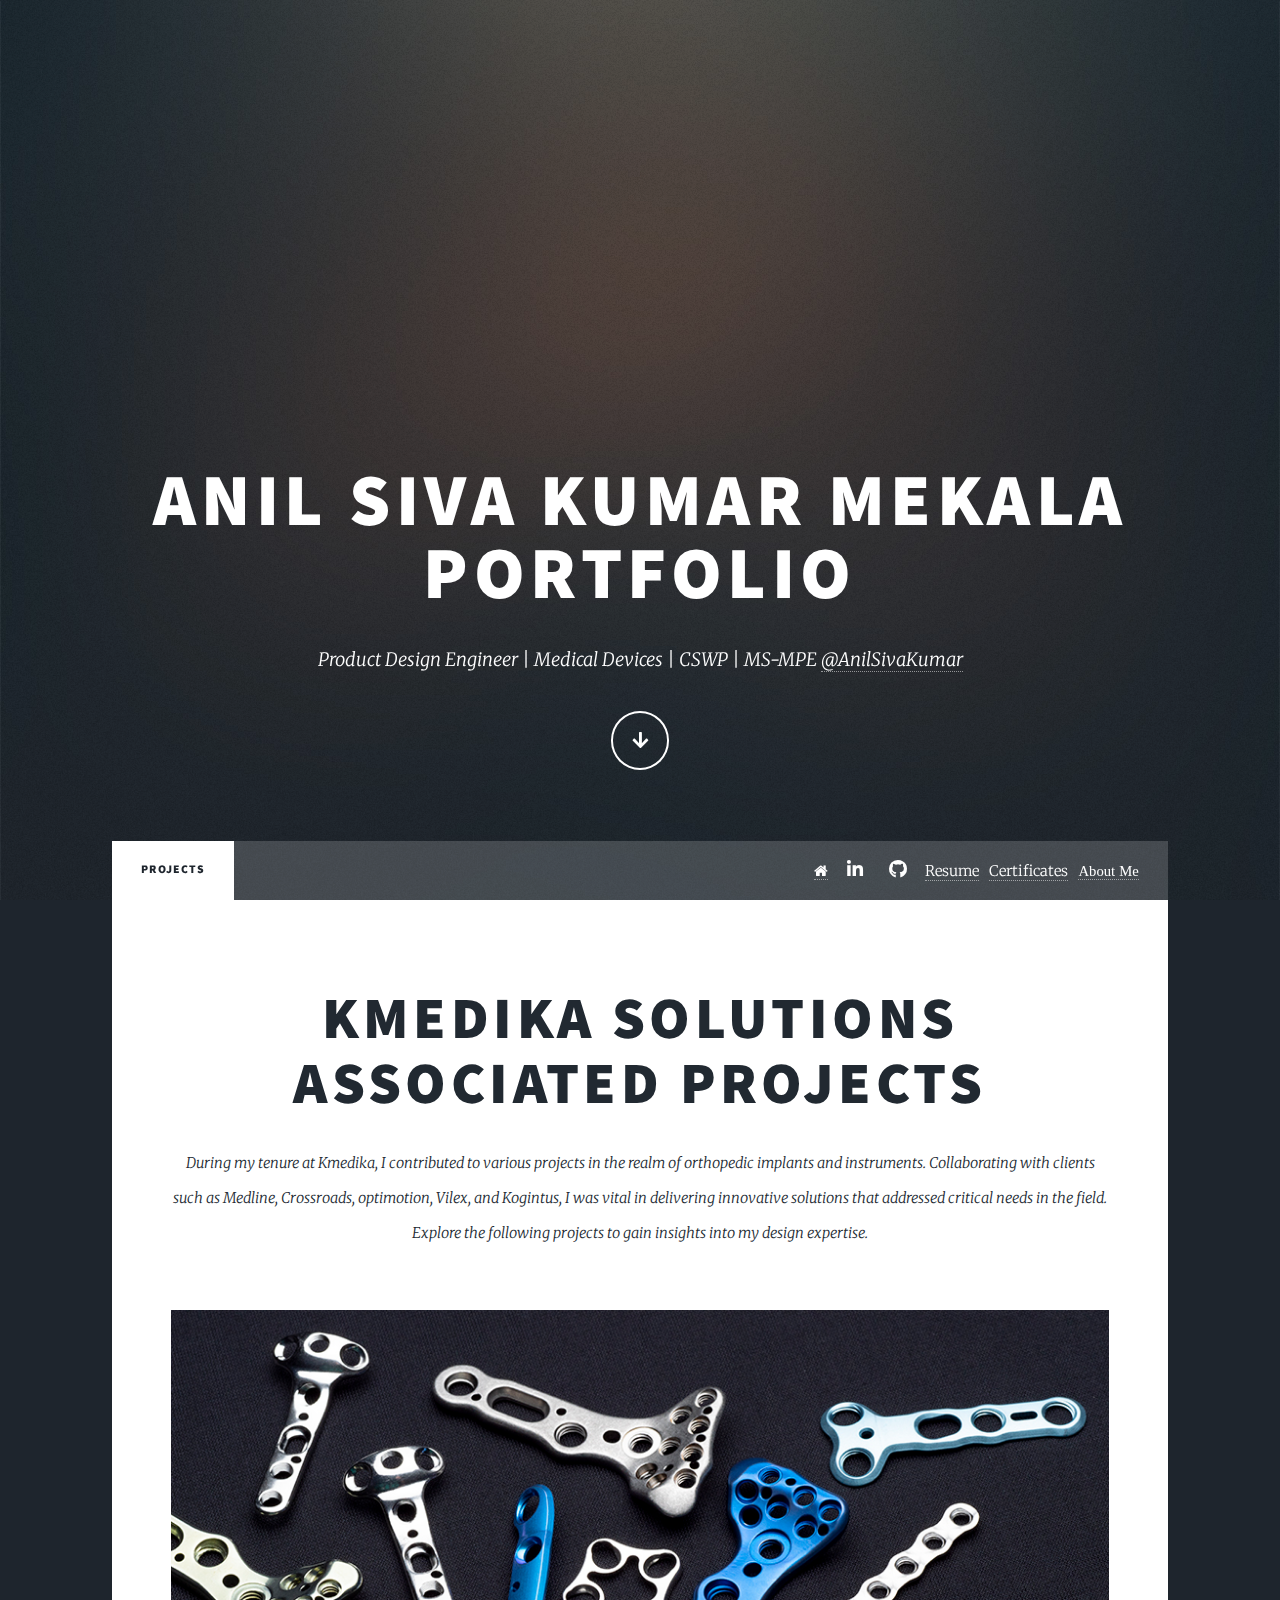
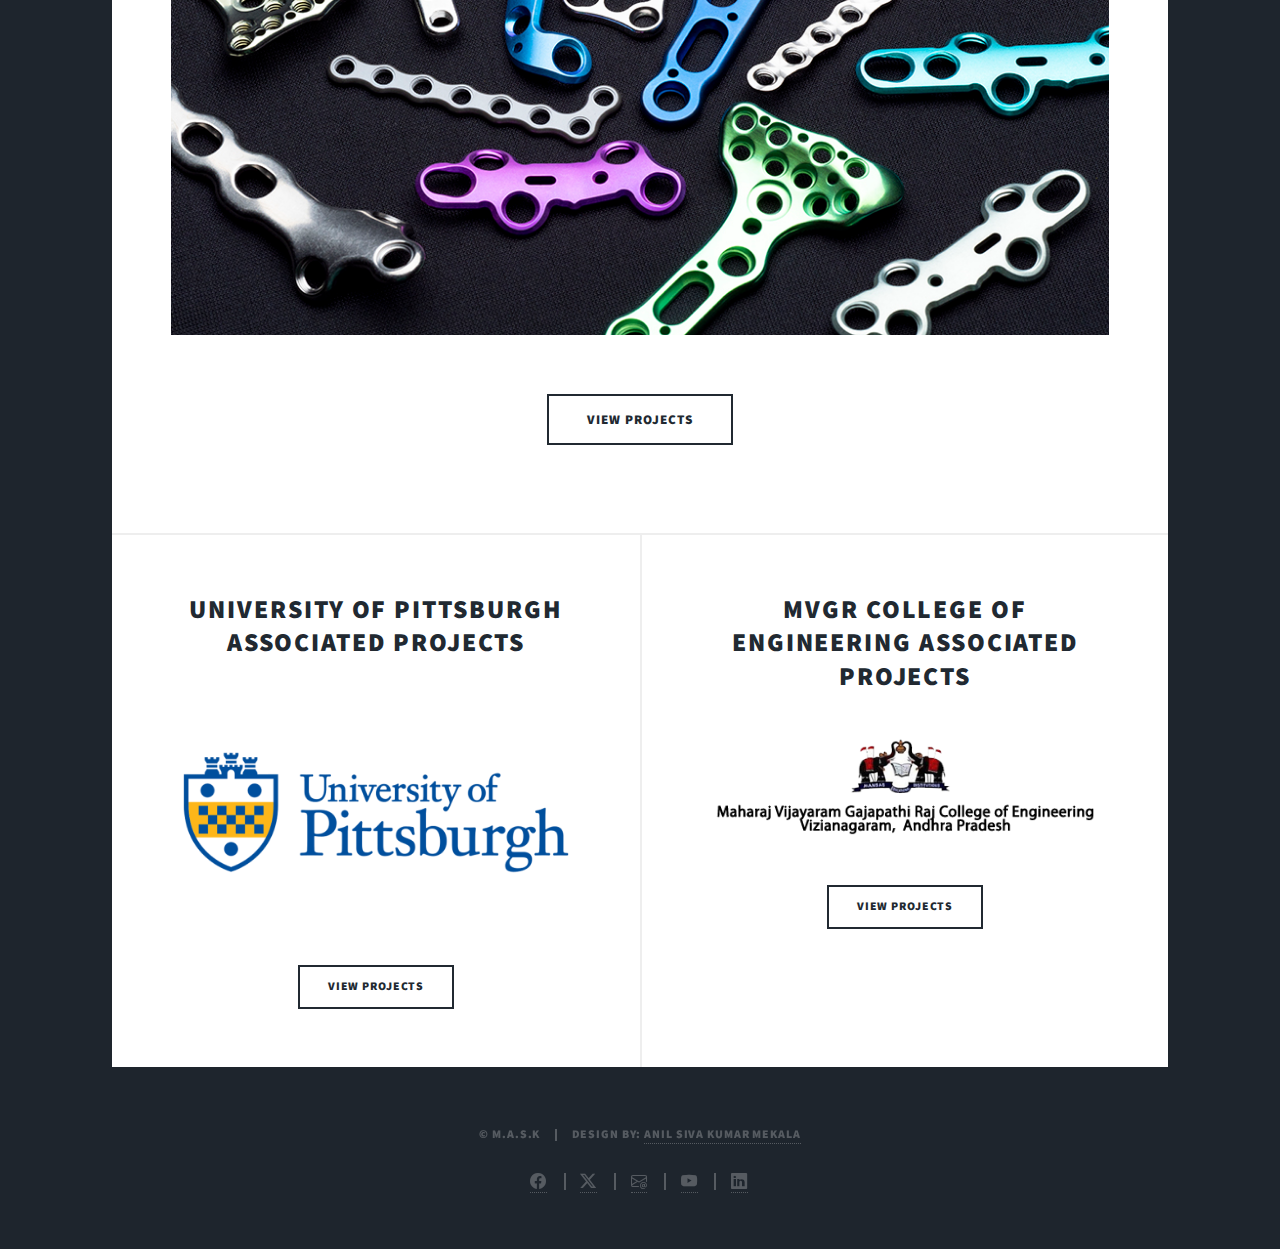
<file: index.html>
<!DOCTYPE HTML>
<!--
	Massively by HTML5 UP
	html5up.net | @ajlkn
	Free for personal and commercial use under the CCA 3.0 license (html5up.net/license)
-->
<html>
	<head>
		<title>Anil Siva Kumar Mekala Portfolio</title>
		<meta charset="utf-8" />
		<meta name="viewport" content="width=device-width, initial-scale=1, user-scalable=no" />
		<link rel="stylesheet" href="assets/css/style.css">
		<link rel="stylesheet" href="assets/css/main.css" />
    	<link rel="stylesheet" href="https://stackpath.bootstrapcdn.com/font-awesome/4.7.0/css/font-awesome.min.css">
		<link rel="stylesheet" href="https://cdn.jsdelivr.net/npm/bootstrap-icons@1.11.2/font/bootstrap-icons.min.css">
		<noscript><link rel="stylesheet" href="assets/css/noscript.css" /></noscript>
	</head>
	<body class="is-preload">

		<!-- Wrapper -->
			<div id="wrapper" class="fade-in">

				<!-- Intro -->
					<div id="intro">
						<h1>Anil Siva Kumar Mekala Portfolio<br />
						</h1>
						<p>Product Design Engineer | Medical Devices | CSWP | MS-MPE <a href="https://www.linkedin.com/in/anil-siva-kumar-mekala/">@AnilSivaKumar</a> 
						</p>
						<ul class="actions">
							<li><a href="#header" class="button icon solid solo fa-arrow-down scrolly">Continue</a></li>
						</ul>
					</div>

				<!-- Header -->
					<header id="header">
						<a href="index.html" class="logo">Anil Siva Kumar Mekala</a>
					</header>

				<!-- Nav -->
					<nav id="nav">
						<ul class="links">
							<li class="active"><a href="index.html">Projects</a></li>
							
						</ul>
						<ul class="icons">	
							<li><a href="index.html" class="alt fa fa-home"><span class="label"></span></a></li>
							<li><a href="https://www.linkedin.com/in/anil-siva-kumar-mekala/" class="icon brands alt fa-linkedin"><span class="label">linkedin</span></a></li>
							<li><a href="" class="icon brands alt fa-github"><span class="label"></span></a></li>
							<li><a href="https://anilsivakumarmekala.github.io/portfolio.github.io/Anil%20Siva%20Kumar%20Mekala_Resume.pdf"><span class="label">Resume</span></a></li>
							<li><a href="https://anilsivakumarmekala.github.io/portfolio.github.io/Certificates.pdf"><span class="label">Certificates</span></a></li>
							<li><a href="Aboutme.html" class="alt fa fa-about"><span class="label">About Me</span></a></li>
							
						</ul>
					</nav>

				<!-- Main -->
					<div id="main">

						<!-- Featured Post -->
							<article class="post featured">
								<header class="major">
								
									<h2><a href="">Kmedika Solutions associated projects<br />
									</a></h2>
									<p>During my tenure at Kmedika, I contributed to various projects in the realm of orthopedic implants and instruments. Collaborating with clients such as Medline, Crossroads, optimotion, Vilex, and Kogintus, I was vital in delivering innovative solutions that addressed critical needs in the field. Explore the following projects to gain insights into my design expertise.</p>
								</header>
								<a href="Kmedika.html" class="image main"><img src="images/implants.jpg" alt="" /></a>
								<ul class="actions special">
									<li><a href="Kmedika.html" class="button large">View Projects</a></li>
								</ul>
							</article>

						<!-- Posts -->
							<section class="posts">
								<article>
									<header>
									
										<h2><a href="">University of Pittsburgh associated projects<br />
										</a></h2>
									</header>
									<a href="Upitt.html" class="image fit"><img src="images/upitt_1.png" alt="" /></a>
									<p></p>
									<ul class="actions special">
										<li><a href="Upitt.html" class="button">View Projects</a></li>
									</ul>
								</article>
								<article>
									<header>
										<h2><a href="">MVGR College Of Engineering associated Projects<br />
										</a></h2>
									</header>
									<a href="" class="image fit"><img src="images/MVGR.png" alt="" /></a>
									<p></p>
									<div>
									
									</div>
									<ul class="actions special">
										<li><a href="" class="button">View Projects</a></li>
									</ul>
								</article>

						


						<!-- <section class="split contact">
							<section class="alt">
								<h3>Location</h3>
								<p><br />
								Pittsburgh, Pa</p>
							</section>
							<section>
								<h3>Phone</h3>
								<p><a href="#">(000) 000-000</a></p>
							</section>
							<section>
								<h3>Email</h3>
								<p><a href="#">anm636@gmail.com</a></p>
							</section>
							<section>
								<h3>Social</h3>
								<ul class="icons alt">
								
									<li><a href="https://www.linkedin.com/in/anil-siva-kumar-mekala/" class="icon brands alt fa-linkedin"><span class="label">linkedin</span></a></li>
									<li><a href="" class="icon brands alt fa-github"><span class="label">GitHub</span></a></li>
								</ul>
							</section>
						</section> -->
					</div>
				
				<!-- Copyright -->
					<div id="copyright">
						<ul><li>&copy; M.A.S.K</li><li>Design By: <a href="">Anil Siva Kumar Mekala</a></li></ul>
						<P></P>
						<div class="footer-content">
							<ul class="socials">
								<li><a href="#"><i class="bi bi-facebook"></i></a></li>
								<li><a href="#"><i class="bi bi-twitter-x"></i></a></li>
								<li><a href="#"><i class="bi bi-envelope-at"></i></a></li>
								<li><a href="#"><i class="bi bi-youtube"></i></a></li>
								<li><a href="https://www.linkedin.com/in/anil-siva-kumar-mekala/"><i class="bi bi-linkedin"></i></a></li>
							</ul>
						</div>
						<div class="footer-bottom">
							
						</div>
					</div>		
			</div>
			
		<!-- Scripts -->
			<script src="assets/js/jquery.min.js"></script>
			<script src="assets/js/jquery.scrollex.min.js"></script>
			<script src="assets/js/jquery.scrolly.min.js"></script>
			<script src="assets/js/browser.min.js"></script>
			<script src="assets/js/breakpoints.min.js"></script>
			<script src="assets/js/util.js"></script>
			<script src="assets/js/main.js"></script>
			
	</body>
</html>
</file>
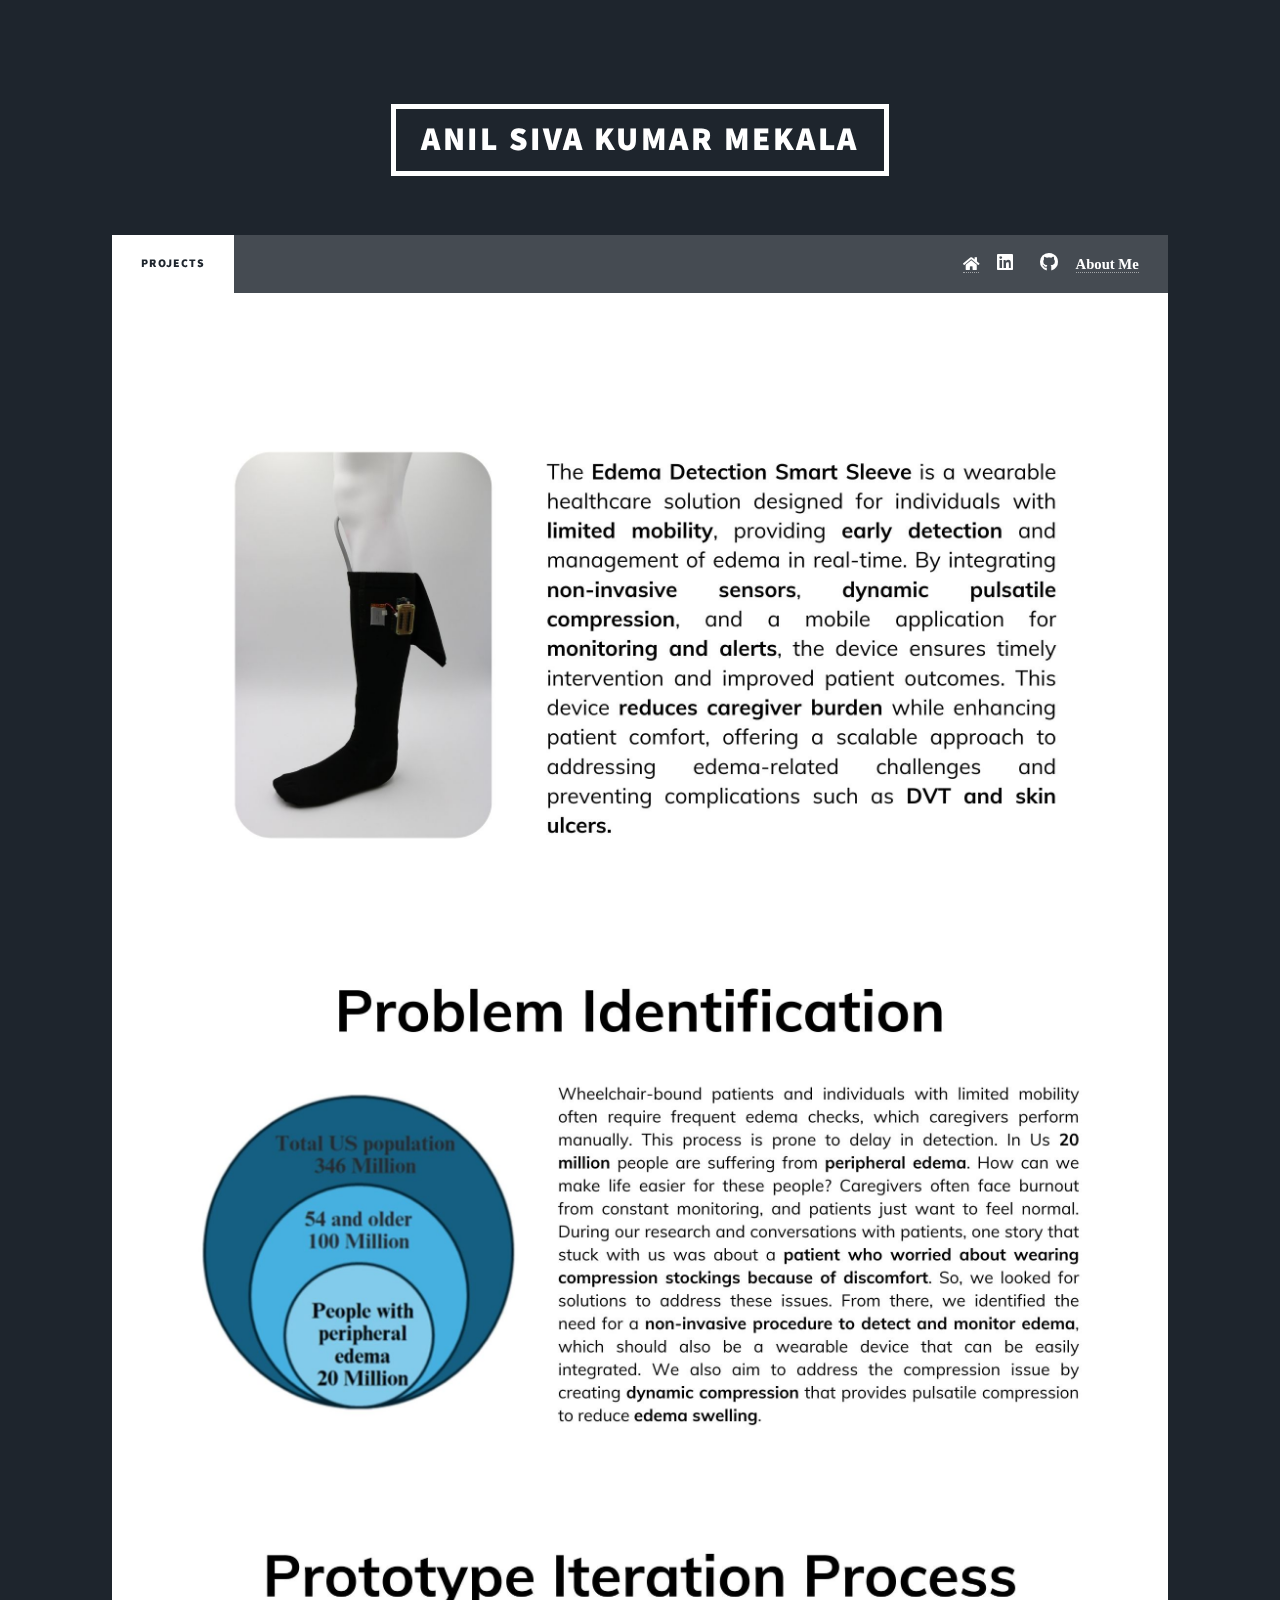
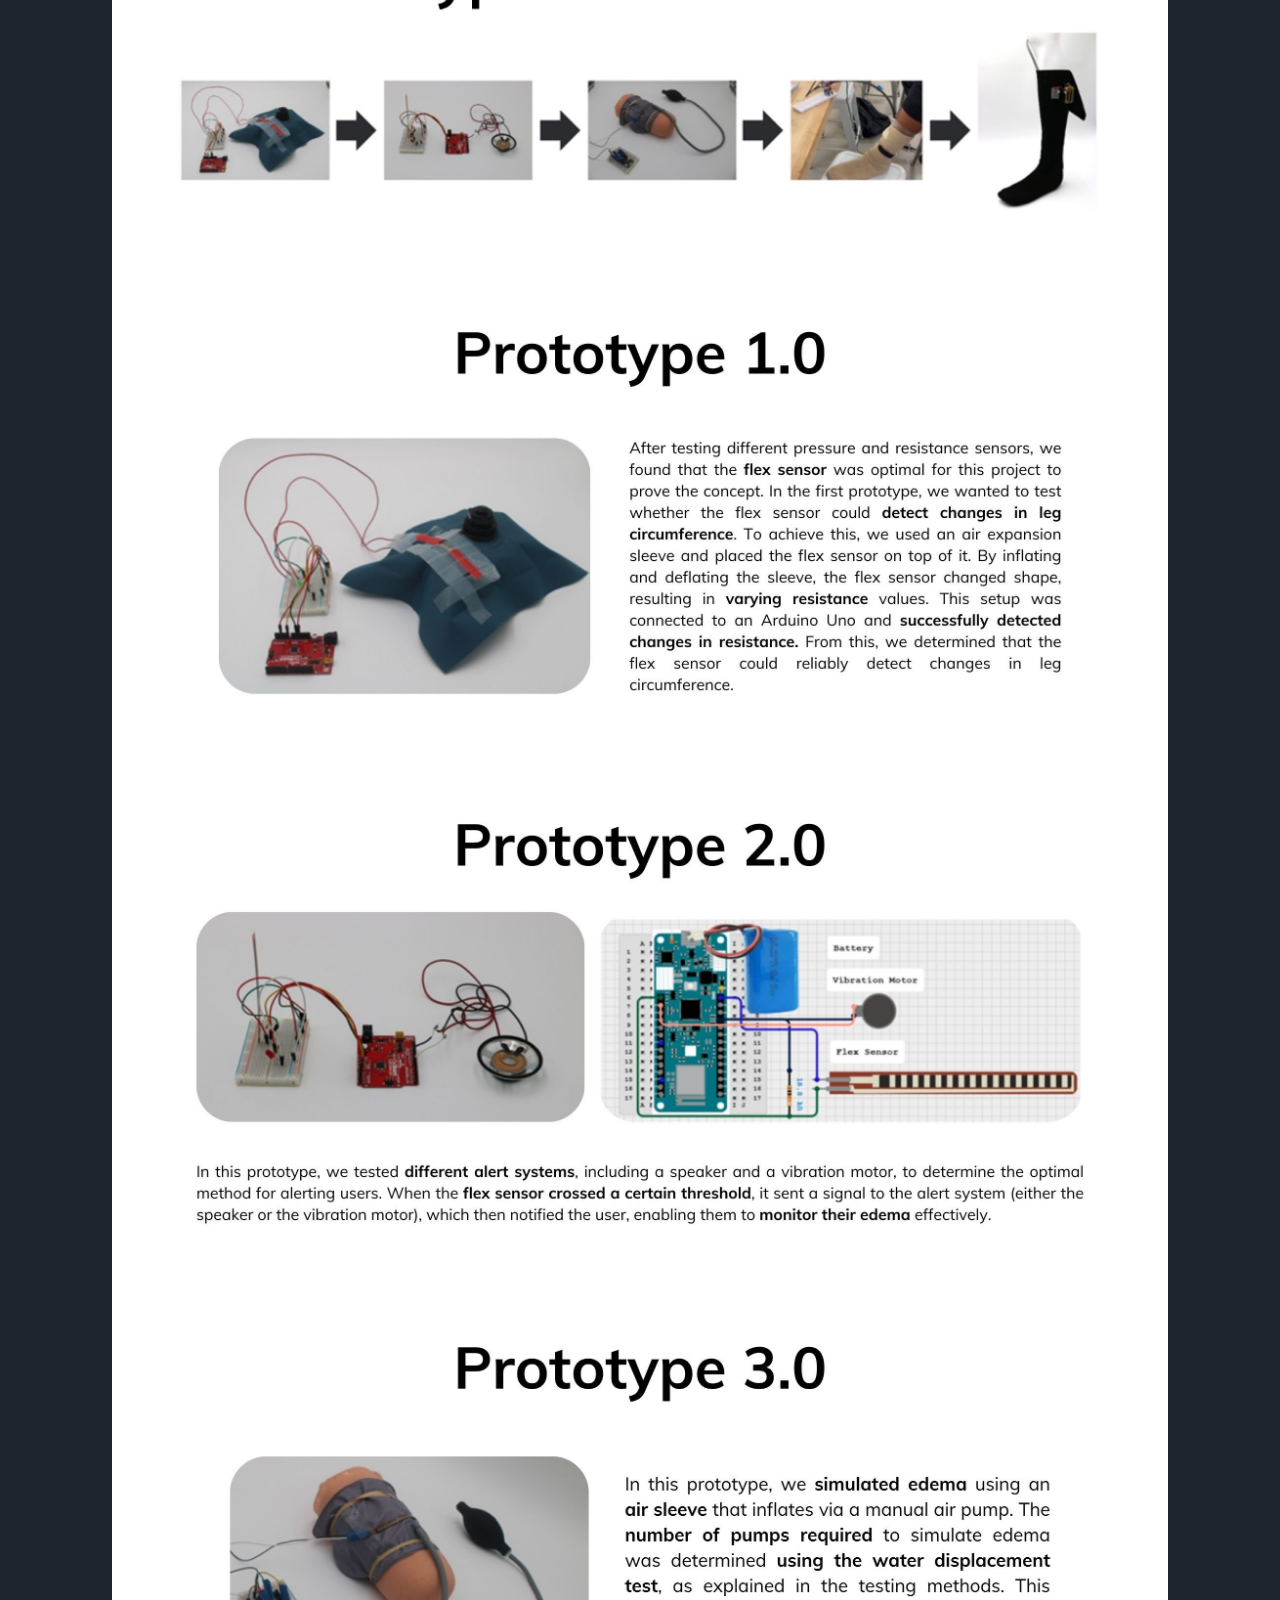
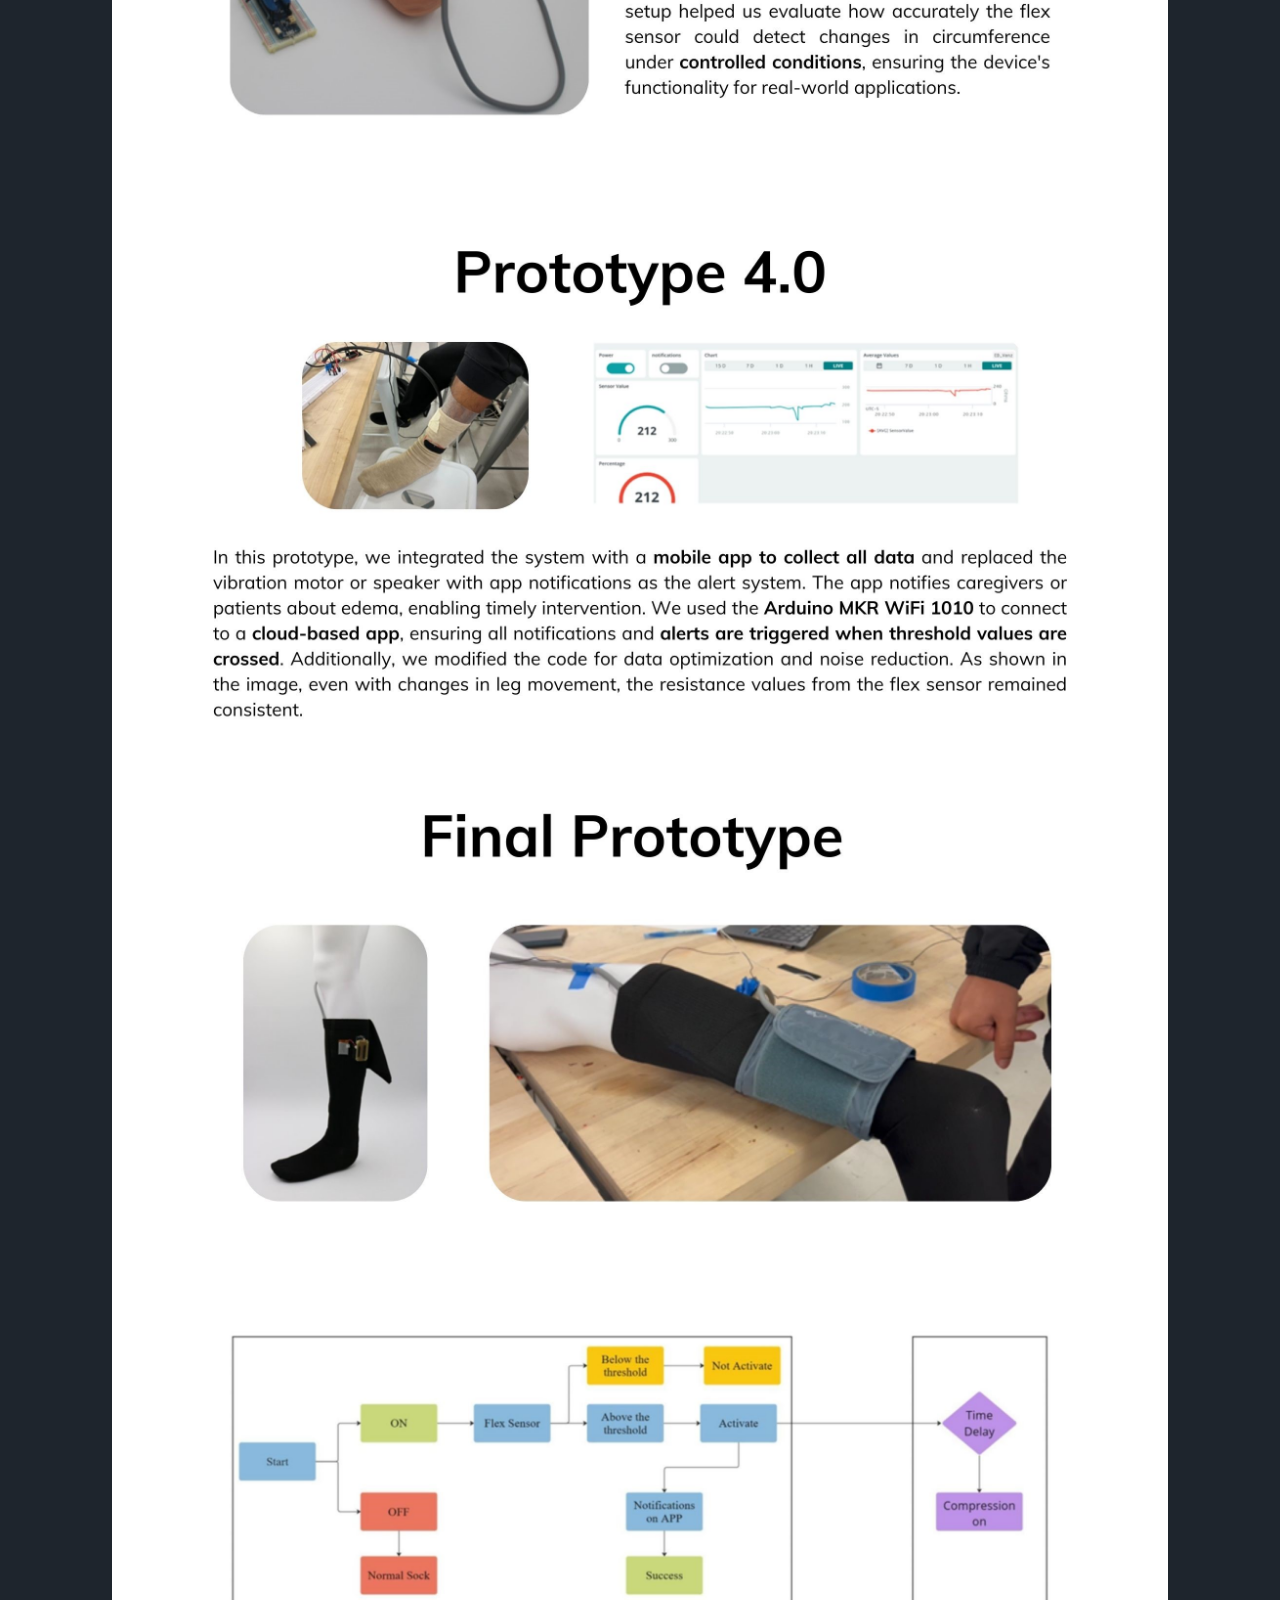
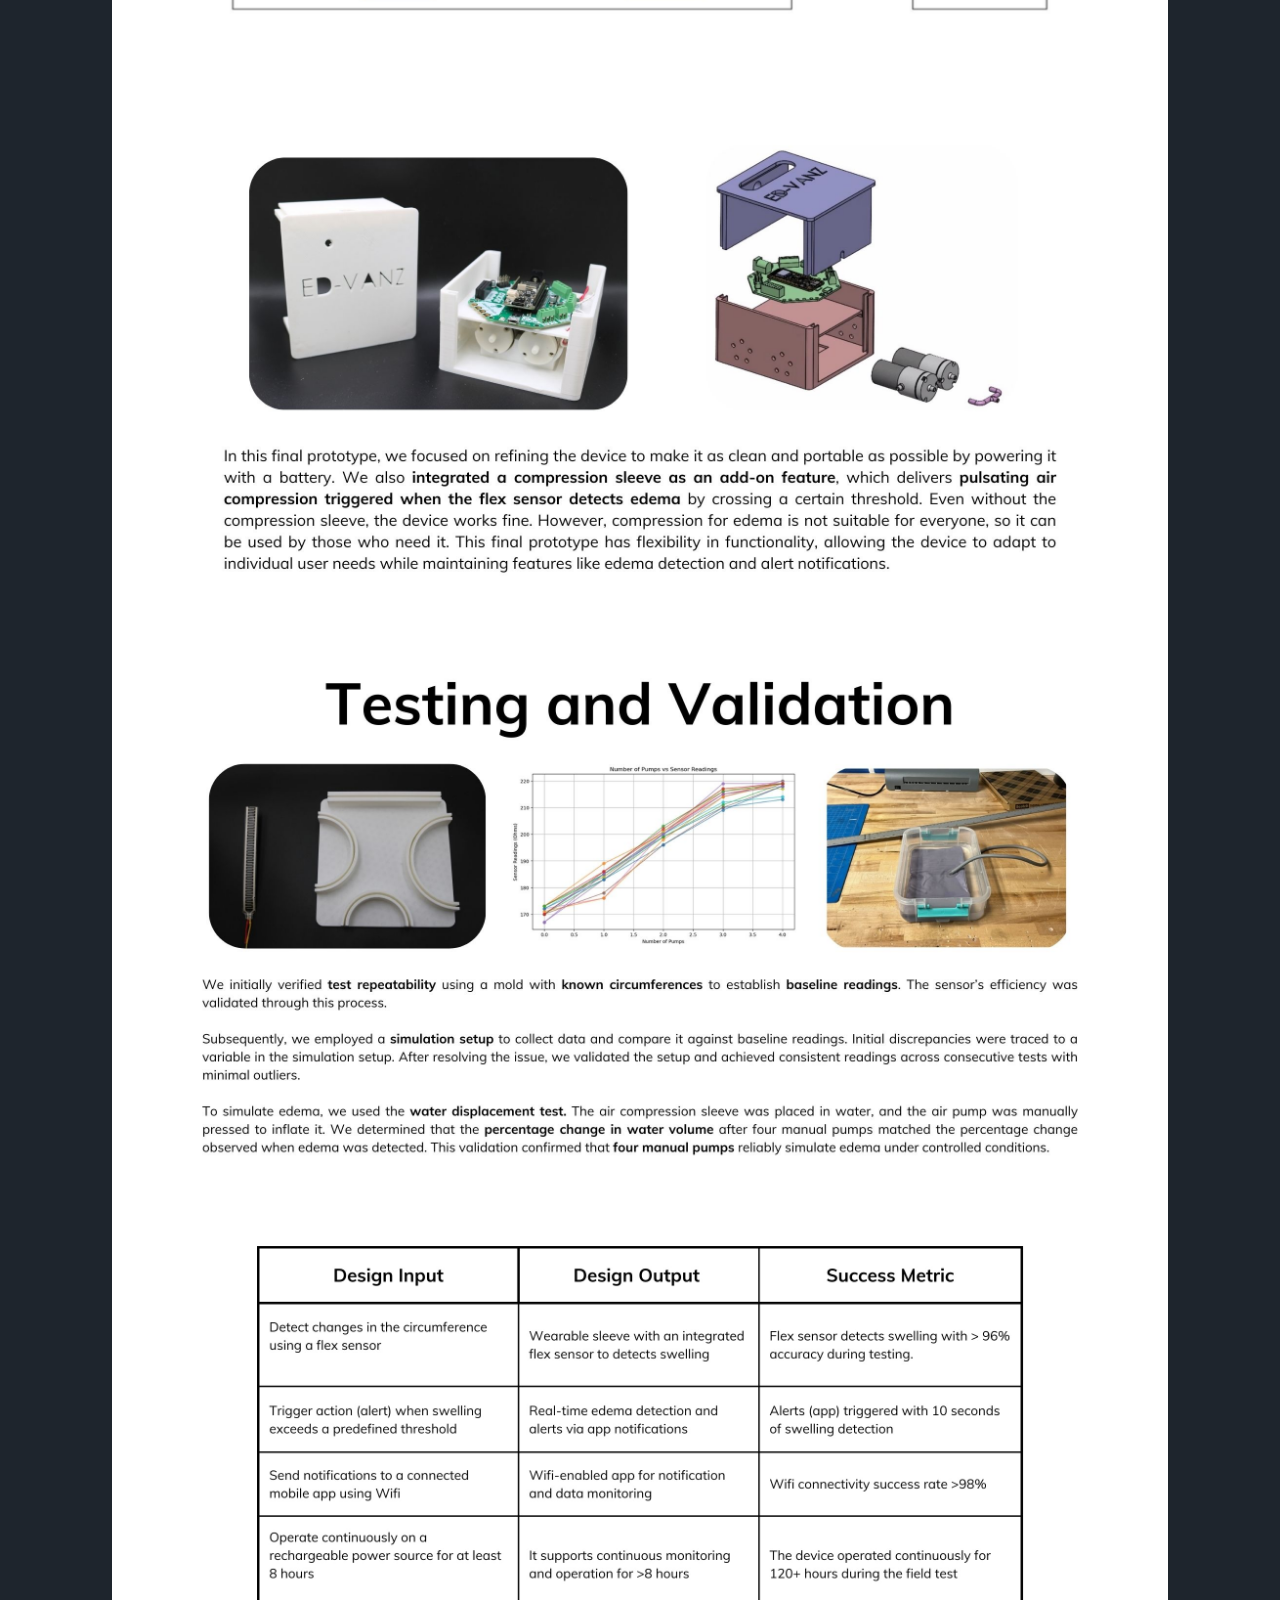
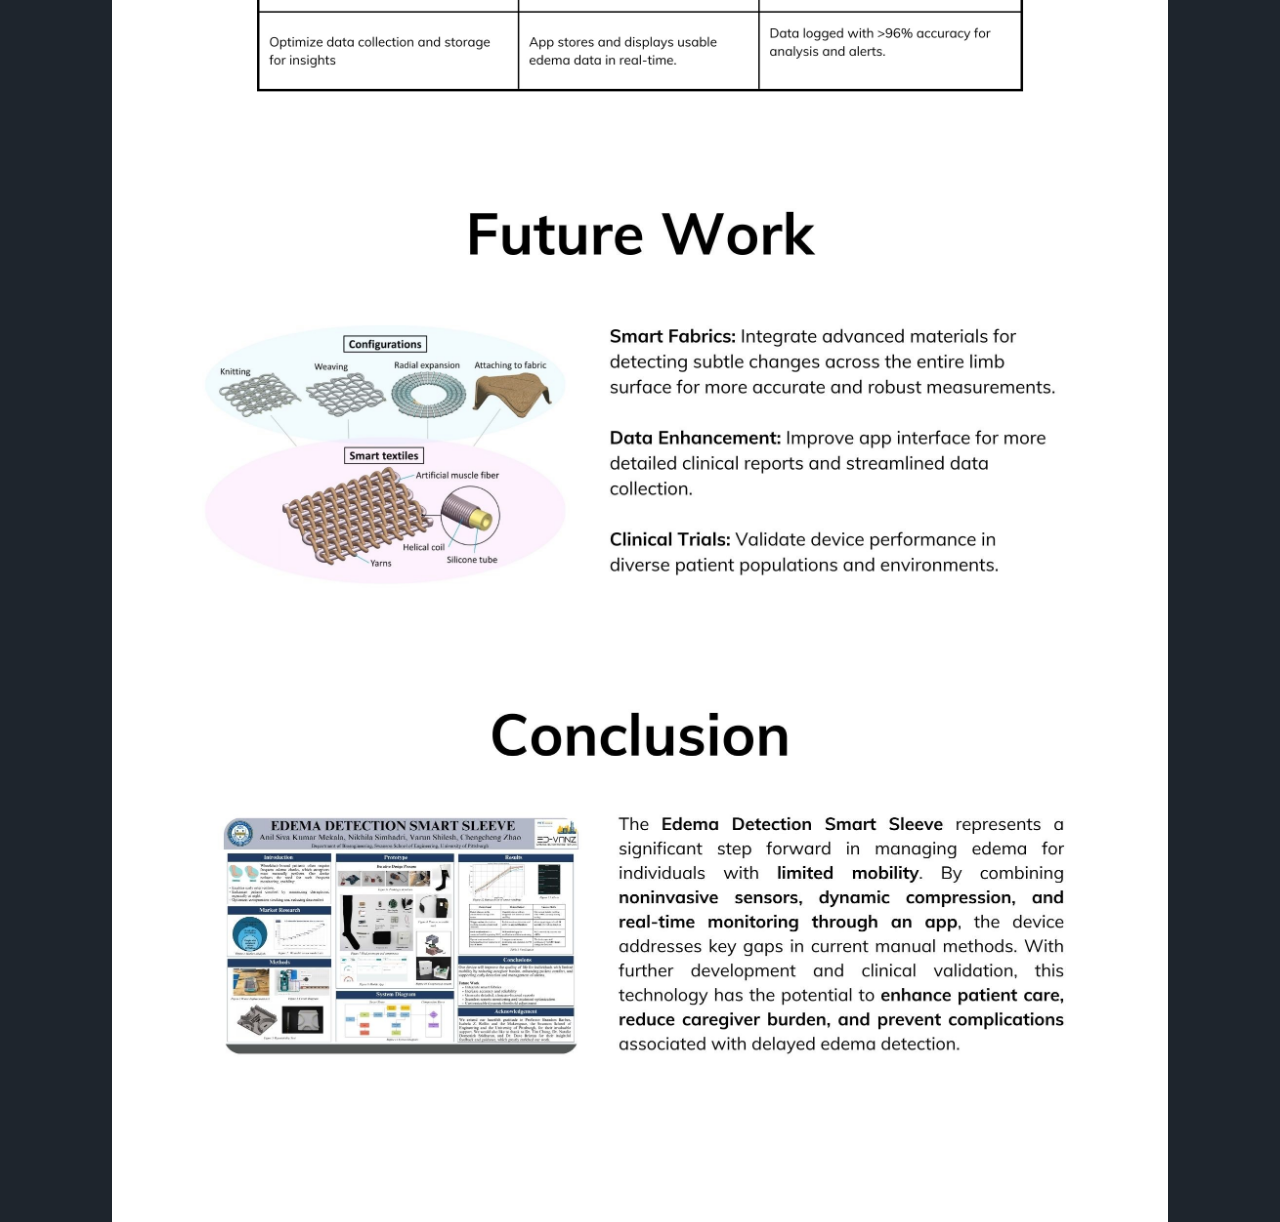
<file: ED-VANZ.html>
<!DOCTYPE HTML>
<!--
	Massively by HTML5 UP
	html5up.net | @ajlkn
	Free for personal and commercial use under the CCA 3.0 license (html5up.net/license)
-->
<html>
	<head>
		<title>Anil Siva Kumar Mekala Portfolio</title>
		<meta charset="utf-8" />
		<meta name="viewport" content="width=device-width, initial-scale=1, user-scalable=no" />
		<link rel="stylesheet" href="assets/css/main.css" />
		<noscript><link rel="stylesheet" href="assets/css/noscript.css" /></noscript>
	</head>
	<body class="is-preload">

		<!-- Wrapper -->
			<div id="wrapper" class="fade-in">

			                <!-- Header -->
							<header id="header">
								<a href="index.html" class="logo">Anil Siva Kumar Mekala</a>
							</header>
		
						<!-- Nav -->
						<nav id="nav">
							<ul class="links">
								<li class="active"><a href="index.html">Projects</a></li>
								
							</ul>
							<ul class="icons">	
								<li><a href="index.html" class="alt fa fa fa-home"><span class="label"></span></a></li>
								<li><a href="https://www.linkedin.com/in/anil-siva-kumar-mekala/" class="icon brands alt fa-linkedin"><span class="label">linkedin</span></a></li>
								<li><a href="" class="icon brands alt fa-github"><span class="label">GitHub</span></a></li>
								<li><a href="Aboutme.html" class="alt fa fa-about"><span class="label">About Me</span></a></li>
								
							</ul>
						</nav>		

				<!-- Main -->
					<div id="main">

						<!-- Featured Post -->
							<article class="post featured">
								<header class="major">
								
									<a href="" class="image fit"><img src="images/E-2.jpg" alt="" /></a>
									<a href="" class="image fit"><img src="images/E-3.jpg" alt="" /></a>
									<a href="" class="image fit"><img src="images/E-4.jpg" alt="" /></a>
									<a href="" class="image fit"><img src="images/E-5.jpg" alt="" /></a>
									<a href="" class="image fit"><img src="images/E-6.jpg" alt="" /></a>
									<a href="" class="image fit"><img src="images/E-7.jpg" alt="" /></a>
									<a href="" class="image fit"><img src="images/E-8.jpg" alt="" /></a>
									<a href="" class="image fit"><img src="images/E-9.jpg" alt="" /></a>
									<a href="" class="image fit"><img src="images/E-10.jpg" alt="" /></a>
									<a href="" class="image fit"><img src="images/E-11.jpg" alt="" /></a>
									<a href="" class="image fit"><img src="images/E-12.jpg" alt="" /></a>
									<a href="" class="image fit"><img src="images/E-13.jpg" alt="" /></a>
									<a href="" class="image fit"><img src="images/E-14.jpg" alt="" /></a>
									<a href="" class="image fit"><img src="images/E-15.jpg" alt="" /></a>
									
									
								</header>
								</ul>
							</article>
</file>
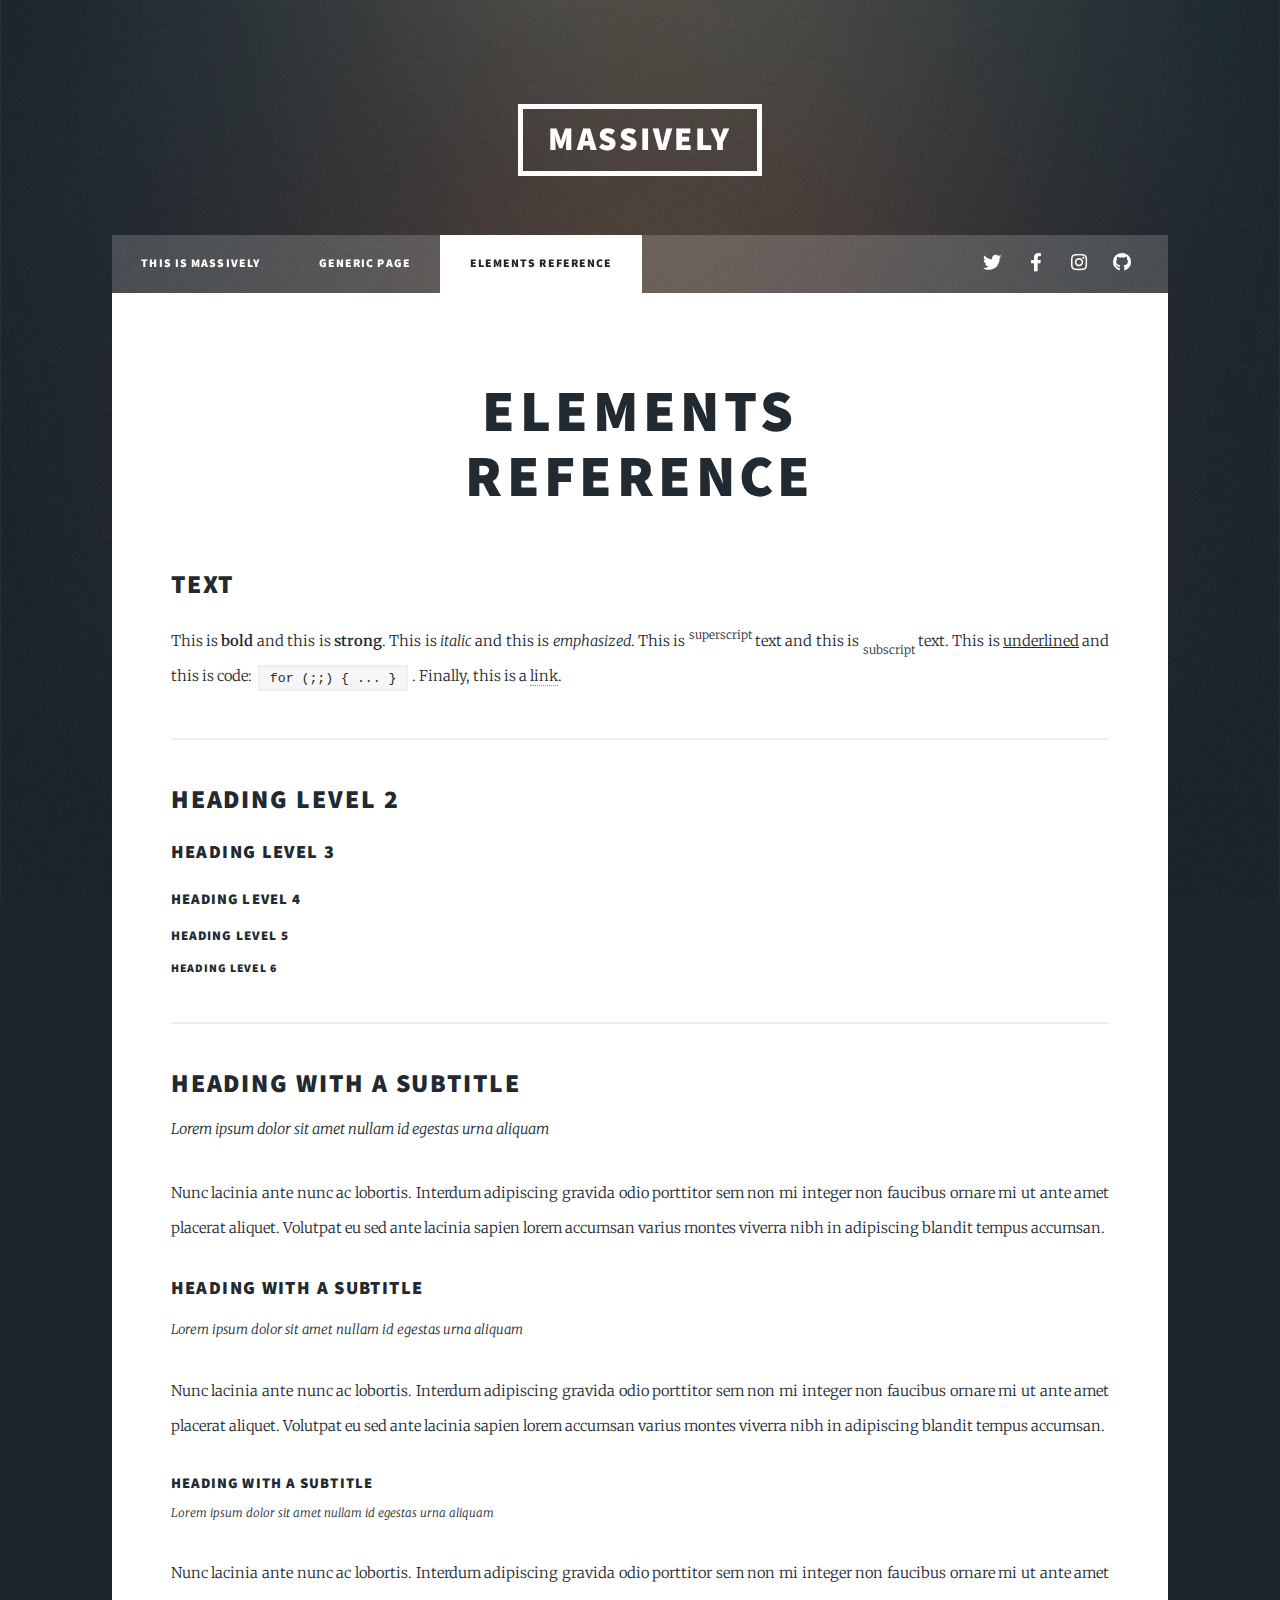
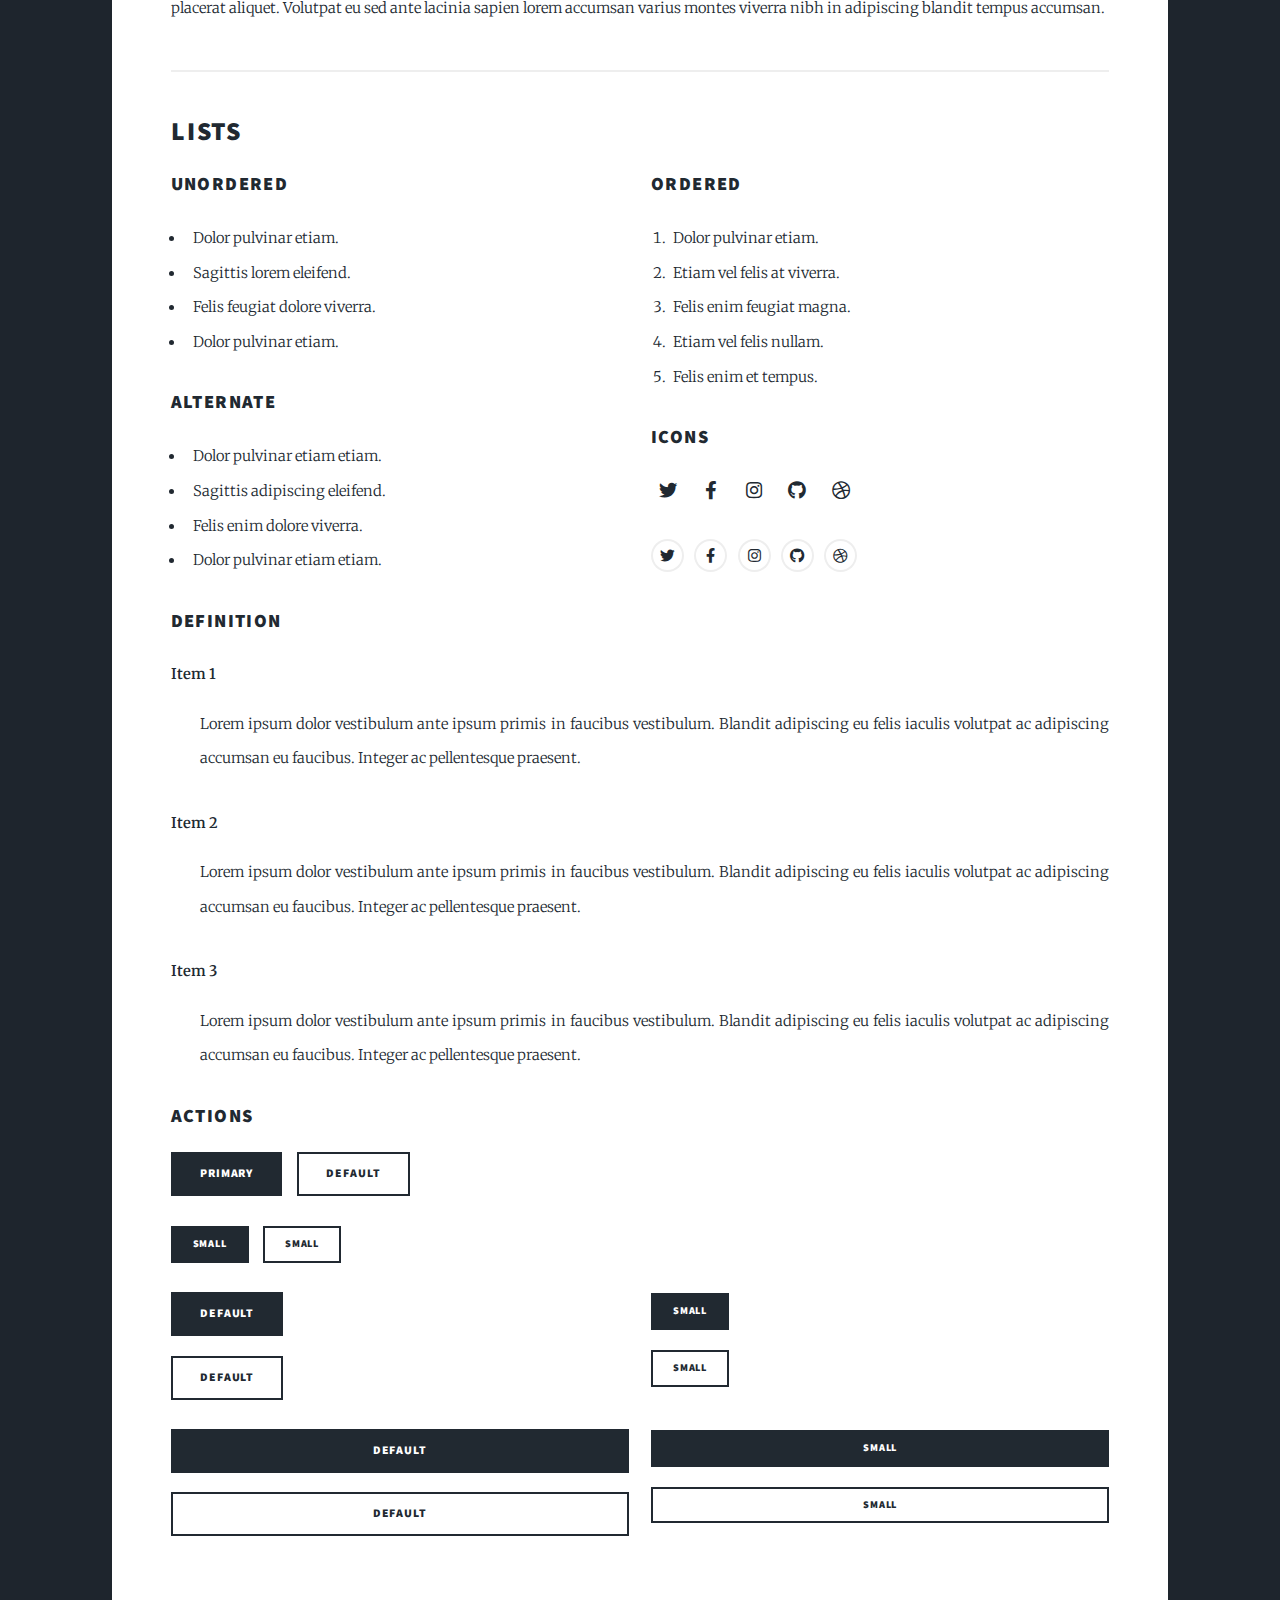
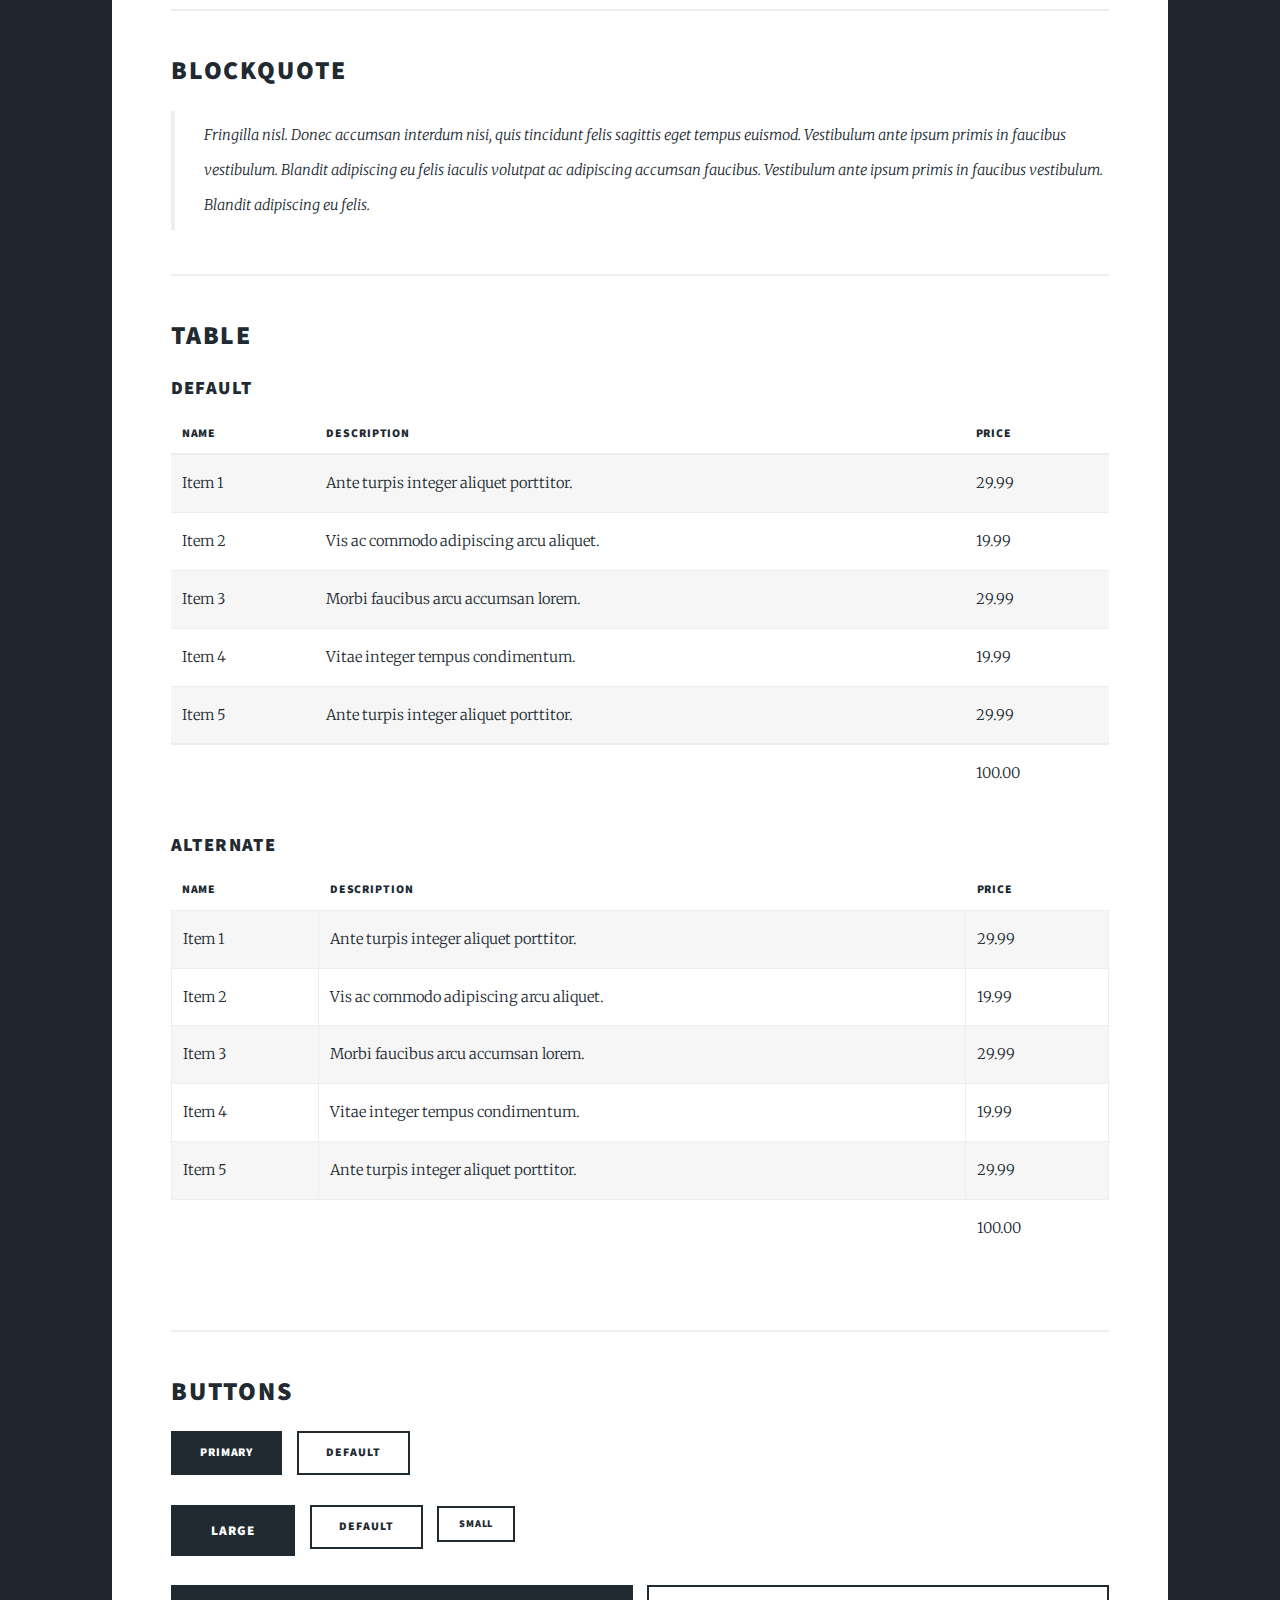
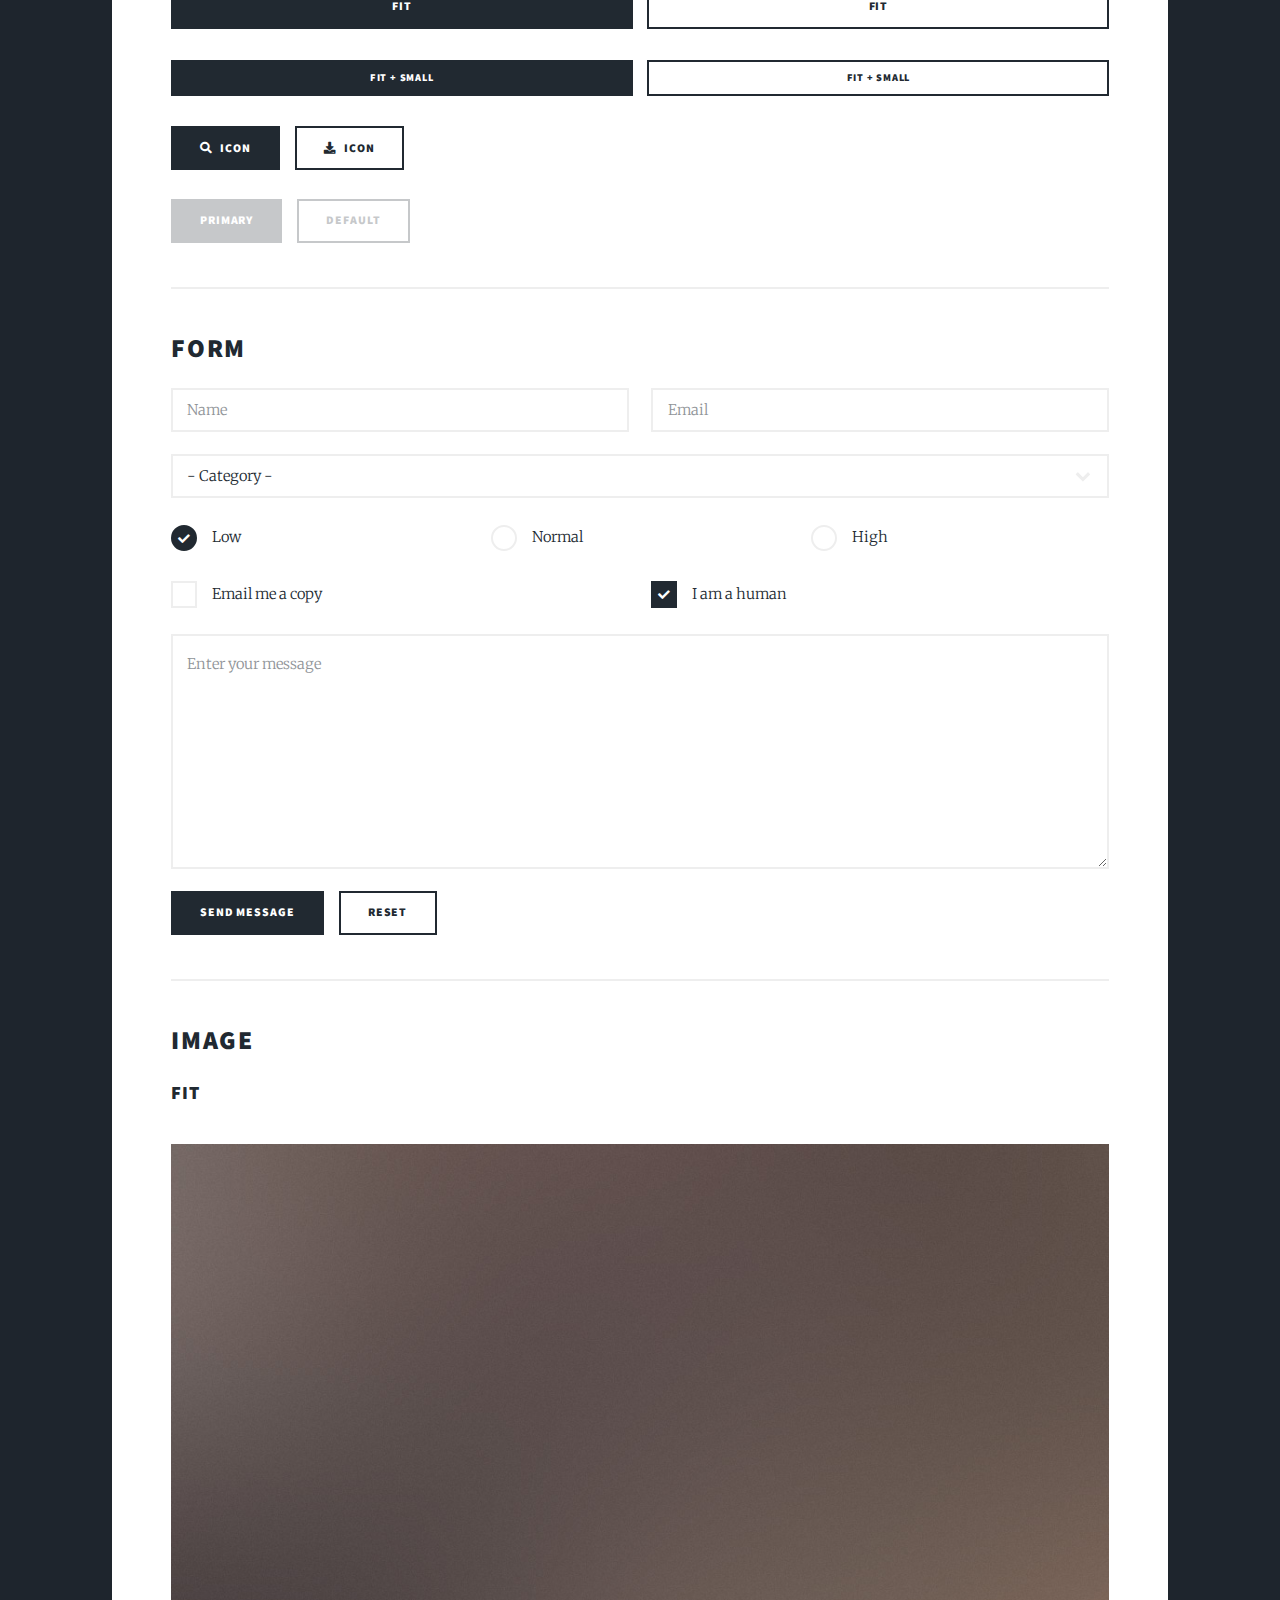
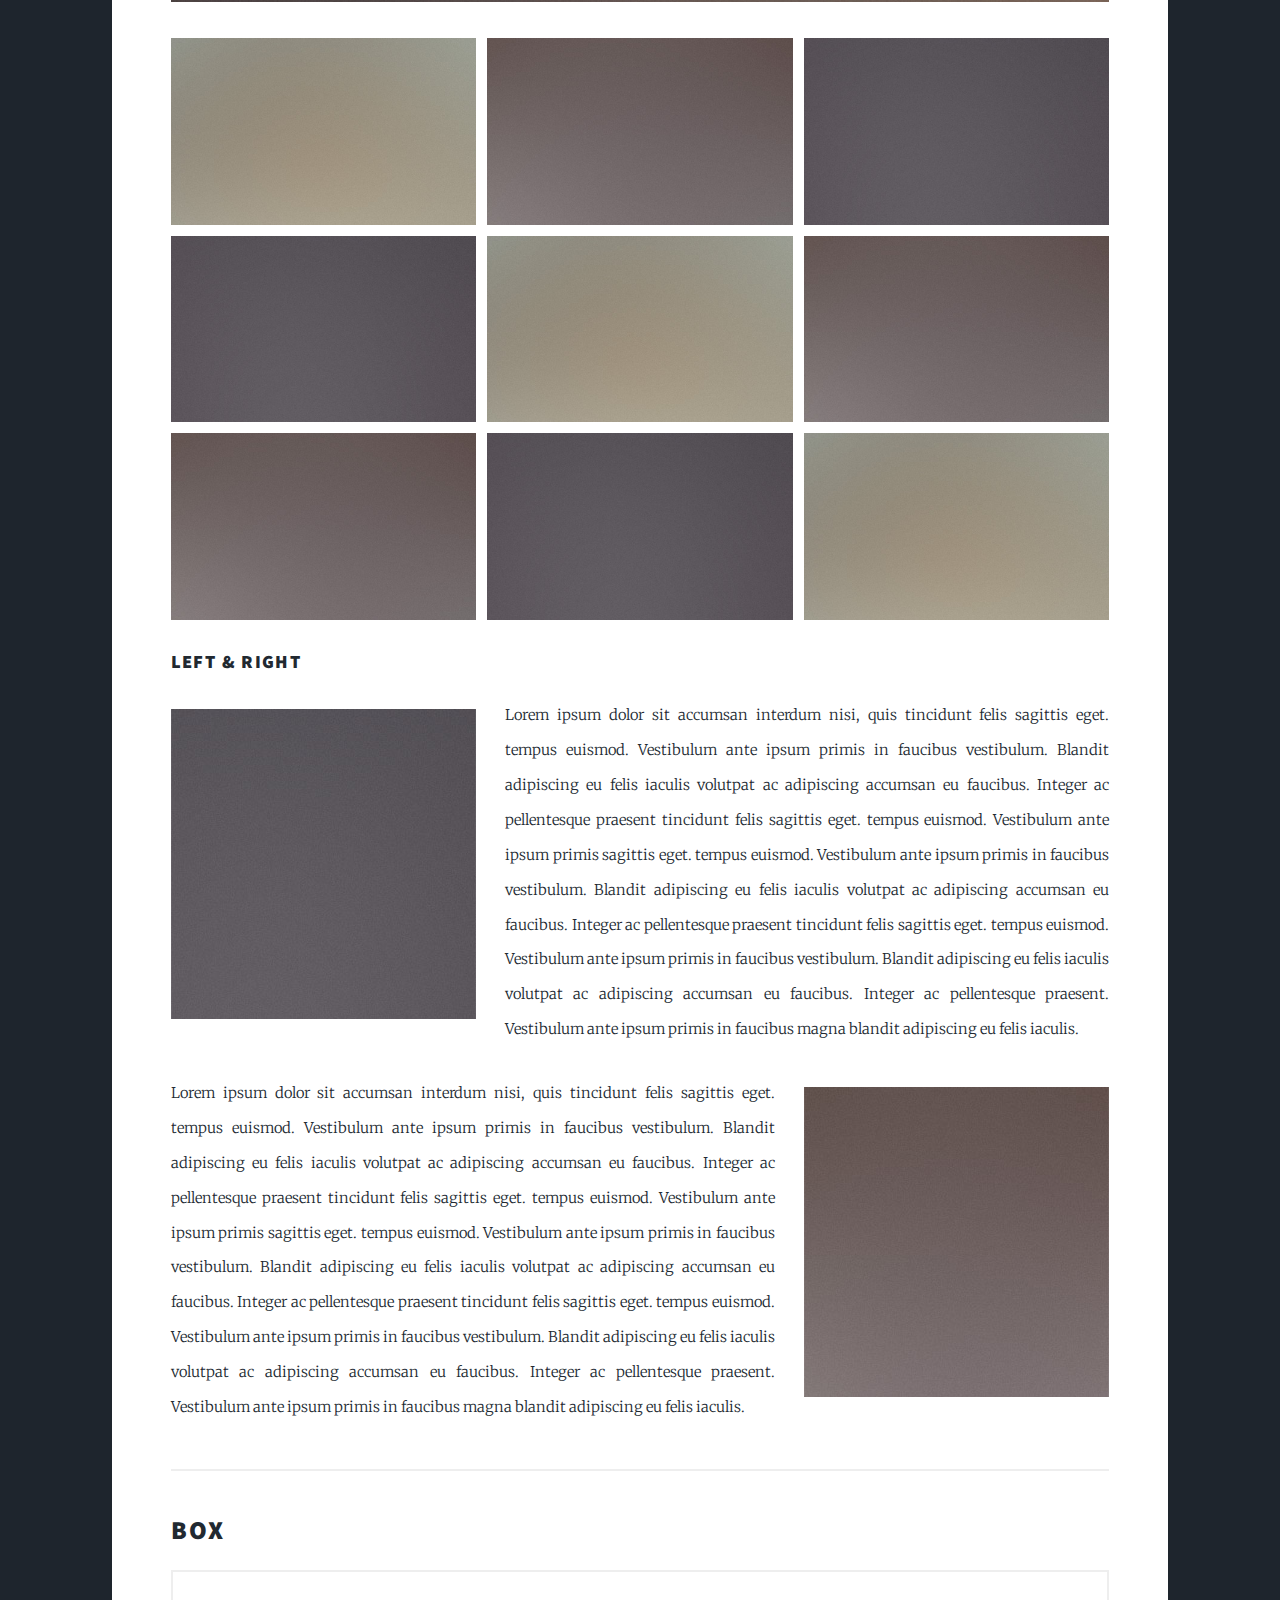
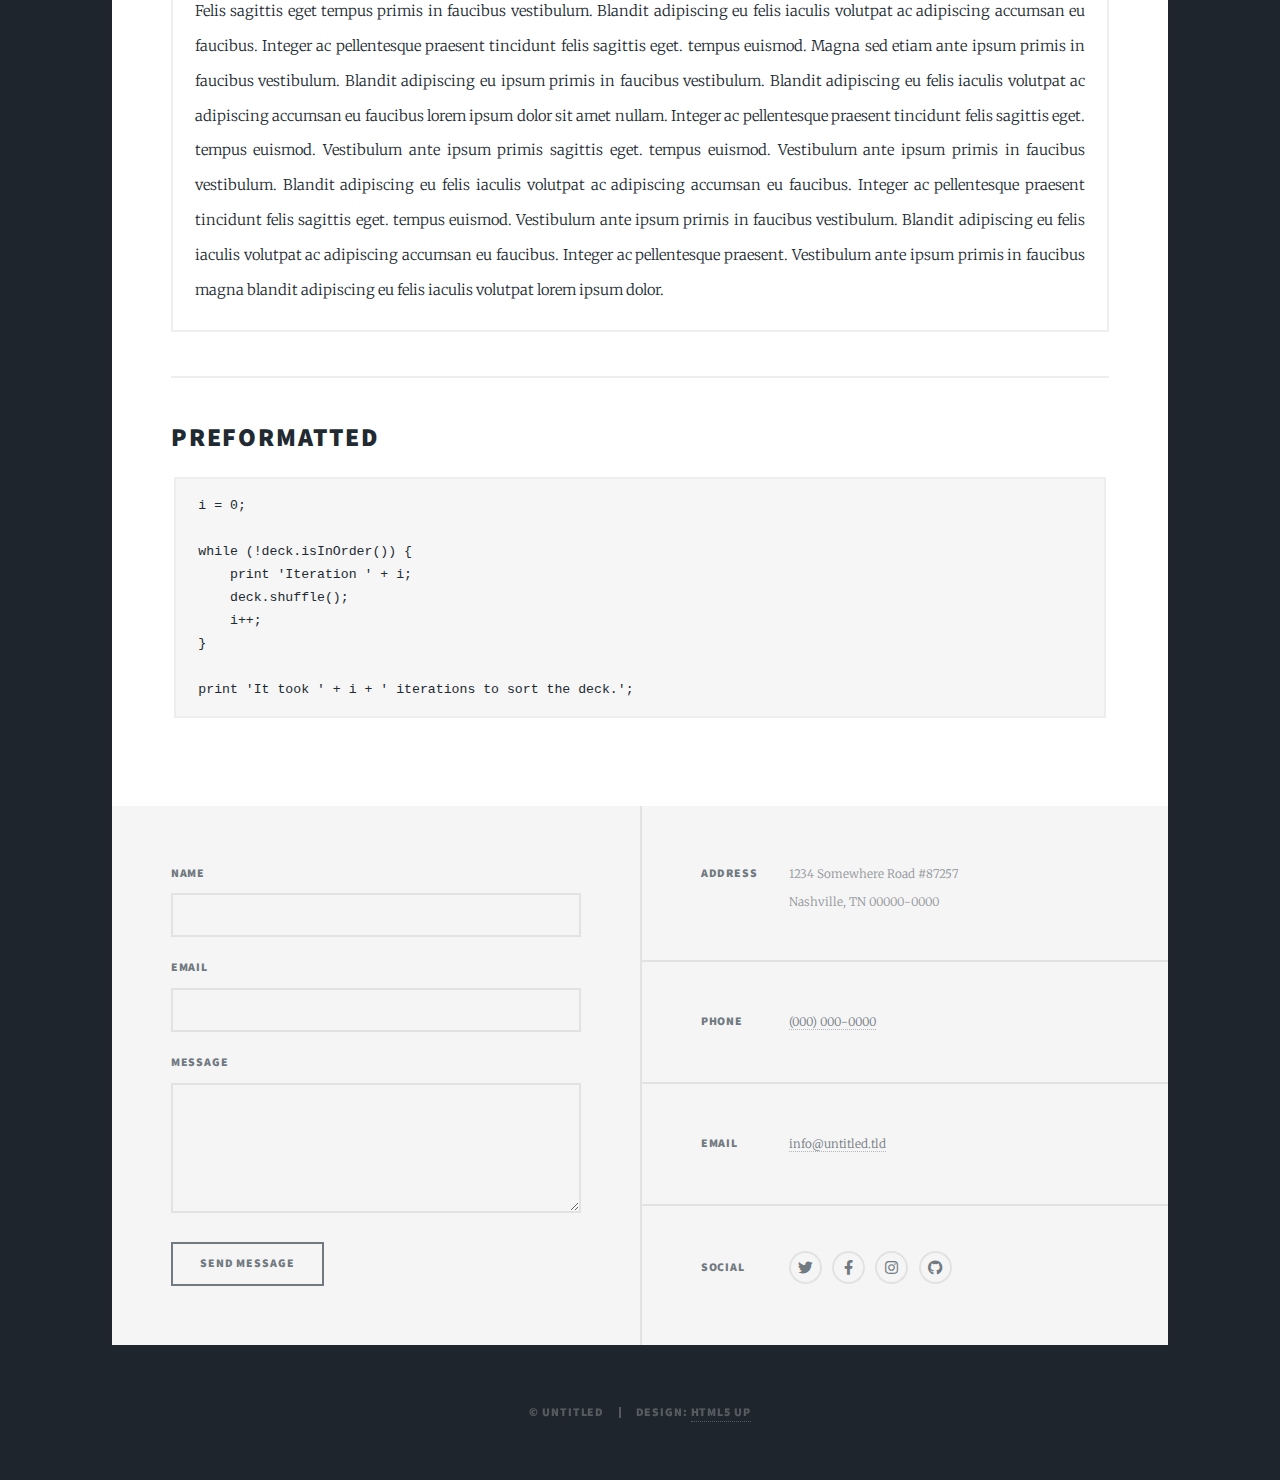
<file: elements.html>
<!DOCTYPE HTML>
<!--
	Massively by HTML5 UP
	html5up.net | @ajlkn
	Free for personal and commercial use under the CCA 3.0 license (html5up.net/license)
-->
<html>
	<head>
		<title>Elements Reference - Massively by HTML5 UP</title>
		<meta charset="utf-8" />
		<meta name="viewport" content="width=device-width, initial-scale=1, user-scalable=no" />
		<link rel="stylesheet" href="assets/css/main.css" />
		<noscript><link rel="stylesheet" href="assets/css/noscript.css" /></noscript>
	</head>
	<body class="is-preload">

		<!-- Wrapper -->
			<div id="wrapper">

				<!-- Header -->
					<header id="header">
						<a href="index.html" class="logo">Massively</a>
					</header>

				<!-- Nav -->
					<nav id="nav">
						<ul class="links">
							<li><a href="index.html">This is Massively</a></li>
							<li><a href="generic.html">Generic Page</a></li>
							<li class="active"><a href="elements.html">Elements Reference</a></li>
						</ul>
						<ul class="icons">
							<li><a href="#" class="icon brands fa-twitter"><span class="label">Twitter</span></a></li>
							<li><a href="#" class="icon brands fa-facebook-f"><span class="label">Facebook</span></a></li>
							<li><a href="#" class="icon brands fa-instagram"><span class="label">Instagram</span></a></li>
							<li><a href="#" class="icon brands fa-github"><span class="label">GitHub</span></a></li>
						</ul>
					</nav>

				<!-- Main -->
					<div id="main">

						<!-- Post -->
							<section class="post">
								<header class="major">
									<h1>Elements<br />
									Reference</h1>
								</header>

								<!-- Text stuff -->
									<h2>Text</h2>
									<p>This is <b>bold</b> and this is <strong>strong</strong>. This is <i>italic</i> and this is <em>emphasized</em>.
									This is <sup>superscript</sup> text and this is <sub>subscript</sub> text.
									This is <u>underlined</u> and this is code: <code>for (;;) { ... }</code>.
									Finally, this is a <a href="#">link</a>.</p>
									<hr />
									<h2>Heading Level 2</h2>
									<h3>Heading Level 3</h3>
									<h4>Heading Level 4</h4>
									<h5>Heading Level 5</h5>
									<h6>Heading Level 6</h6>
									<hr />
									<header>
										<h2>Heading with a Subtitle</h2>
										<p>Lorem ipsum dolor sit amet nullam id egestas urna aliquam</p>
									</header>
									<p>Nunc lacinia ante nunc ac lobortis. Interdum adipiscing gravida odio porttitor sem non mi integer non faucibus ornare mi ut ante amet placerat aliquet. Volutpat eu sed ante lacinia sapien lorem accumsan varius montes viverra nibh in adipiscing blandit tempus accumsan.</p>
									<header>
										<h3>Heading with a Subtitle</h3>
										<p>Lorem ipsum dolor sit amet nullam id egestas urna aliquam</p>
									</header>
									<p>Nunc lacinia ante nunc ac lobortis. Interdum adipiscing gravida odio porttitor sem non mi integer non faucibus ornare mi ut ante amet placerat aliquet. Volutpat eu sed ante lacinia sapien lorem accumsan varius montes viverra nibh in adipiscing blandit tempus accumsan.</p>
									<header>
										<h4>Heading with a Subtitle</h4>
										<p>Lorem ipsum dolor sit amet nullam id egestas urna aliquam</p>
									</header>
									<p>Nunc lacinia ante nunc ac lobortis. Interdum adipiscing gravida odio porttitor sem non mi integer non faucibus ornare mi ut ante amet placerat aliquet. Volutpat eu sed ante lacinia sapien lorem accumsan varius montes viverra nibh in adipiscing blandit tempus accumsan.</p>

									<hr />

								<!-- Lists -->
									<h2>Lists</h2>
									<div class="row">
										<div class="col-6 col-12-small">

											<h3>Unordered</h3>
											<ul>
												<li>Dolor pulvinar etiam.</li>
												<li>Sagittis lorem eleifend.</li>
												<li>Felis feugiat dolore viverra.</li>
												<li>Dolor pulvinar etiam.</li>
											</ul>

											<h3>Alternate</h3>
											<ul class="alt">
												<li>Dolor pulvinar etiam etiam.</li>
												<li>Sagittis adipiscing eleifend.</li>
												<li>Felis enim dolore viverra.</li>
												<li>Dolor pulvinar etiam etiam.</li>
											</ul>

										</div>
										<div class="col-6 col-12-small">

											<h3>Ordered</h3>
											<ol>
												<li>Dolor pulvinar etiam.</li>
												<li>Etiam vel felis at viverra.</li>
												<li>Felis enim feugiat magna.</li>
												<li>Etiam vel felis nullam.</li>
												<li>Felis enim et tempus.</li>
											</ol>

											<h3>Icons</h3>
											<ul class="icons">
												<li><a href="#" class="icon brands fa-twitter"><span class="label">Twitter</span></a></li>
												<li><a href="#" class="icon brands fa-facebook-f"><span class="label">Facebook</span></a></li>
												<li><a href="#" class="icon brands fa-instagram"><span class="label">Instagram</span></a></li>
												<li><a href="#" class="icon brands fa-github"><span class="label">Github</span></a></li>
												<li><a href="#" class="icon brands fa-dribbble"><span class="label">Dribbble</span></a></li>
											</ul>
											<ul class="icons alt">
												<li><a href="#" class="icon brands alt fa-twitter"><span class="label">Twitter</span></a></li>
												<li><a href="#" class="icon brands alt fa-facebook-f"><span class="label">Facebook</span></a></li>
												<li><a href="#" class="icon brands alt fa-instagram"><span class="label">Instagram</span></a></li>
												<li><a href="#" class="icon brands alt fa-github"><span class="label">Github</span></a></li>
												<li><a href="#" class="icon brands alt fa-dribbble"><span class="label">Dribbble</span></a></li>
											</ul>

										</div>
									</div>
									<h3>Definition</h3>
									<dl>
										<dt>Item 1</dt>
										<dd>
											<p>Lorem ipsum dolor vestibulum ante ipsum primis in faucibus vestibulum. Blandit adipiscing eu felis iaculis volutpat ac adipiscing accumsan eu faucibus. Integer ac pellentesque praesent.</p>
										</dd>
										<dt>Item 2</dt>
										<dd>
											<p>Lorem ipsum dolor vestibulum ante ipsum primis in faucibus vestibulum. Blandit adipiscing eu felis iaculis volutpat ac adipiscing accumsan eu faucibus. Integer ac pellentesque praesent.</p>
										</dd>
										<dt>Item 3</dt>
										<dd>
											<p>Lorem ipsum dolor vestibulum ante ipsum primis in faucibus vestibulum. Blandit adipiscing eu felis iaculis volutpat ac adipiscing accumsan eu faucibus. Integer ac pellentesque praesent.</p>
										</dd>
									</dl>

									<h3>Actions</h3>
									<ul class="actions">
										<li><a href="#" class="button primary">Primary</a></li>
										<li><a href="#" class="button">Default</a></li>
									</ul>
									<ul class="actions small">
										<li><a href="#" class="button primary small">Small</a></li>
										<li><a href="#" class="button small">Small</a></li>
									</ul>
									<div class="row">
										<div class="col-6 col-12-small">
											<ul class="actions stacked">
												<li><a href="#" class="button primary">Default</a></li>
												<li><a href="#" class="button">Default</a></li>
											</ul>
										</div>
										<div class="col-6 col-12-small">
											<ul class="actions stacked">
												<li><a href="#" class="button primary small">Small</a></li>
												<li><a href="#" class="button small">Small</a></li>
											</ul>
										</div>
									</div>
									<div class="row">
										<div class="col-6 col-12-small">
											<ul class="actions stacked">
												<li><a href="#" class="button primary fit">Default</a></li>
												<li><a href="#" class="button fit">Default</a></li>
											</ul>
										</div>
										<div class="col-6 col-12-small">
											<ul class="actions stacked">
												<li><a href="#" class="button primary small fit">Small</a></li>
												<li><a href="#" class="button small fit">Small</a></li>
											</ul>
										</div>
									</div>

									<hr />

								<!-- Blockquote -->
									<h2>Blockquote</h2>
									<blockquote>Fringilla nisl. Donec accumsan interdum nisi, quis tincidunt felis sagittis eget tempus euismod. Vestibulum ante ipsum primis in faucibus vestibulum. Blandit adipiscing eu felis iaculis volutpat ac adipiscing accumsan faucibus. Vestibulum ante ipsum primis in faucibus vestibulum. Blandit adipiscing eu felis.</blockquote>

									<hr />

								<!-- Table -->
									<h2>Table</h2>

									<h3>Default</h3>
									<div class="table-wrapper">
										<table>
											<thead>
												<tr>
													<th>Name</th>
													<th>Description</th>
													<th>Price</th>
												</tr>
											</thead>
											<tbody>
												<tr>
													<td>Item 1</td>
													<td>Ante turpis integer aliquet porttitor.</td>
													<td>29.99</td>
												</tr>
												<tr>
													<td>Item 2</td>
													<td>Vis ac commodo adipiscing arcu aliquet.</td>
													<td>19.99</td>
												</tr>
												<tr>
													<td>Item 3</td>
													<td> Morbi faucibus arcu accumsan lorem.</td>
													<td>29.99</td>
												</tr>
												<tr>
													<td>Item 4</td>
													<td>Vitae integer tempus condimentum.</td>
													<td>19.99</td>
												</tr>
												<tr>
													<td>Item 5</td>
													<td>Ante turpis integer aliquet porttitor.</td>
													<td>29.99</td>
												</tr>
											</tbody>
											<tfoot>
												<tr>
													<td colspan="2"></td>
													<td>100.00</td>
												</tr>
											</tfoot>
										</table>
									</div>

									<h3>Alternate</h3>
									<div class="table-wrapper">
										<table class="alt">
											<thead>
												<tr>
													<th>Name</th>
													<th>Description</th>
													<th>Price</th>
												</tr>
											</thead>
											<tbody>
												<tr>
													<td>Item 1</td>
													<td>Ante turpis integer aliquet porttitor.</td>
													<td>29.99</td>
												</tr>
												<tr>
													<td>Item 2</td>
													<td>Vis ac commodo adipiscing arcu aliquet.</td>
													<td>19.99</td>
												</tr>
												<tr>
													<td>Item 3</td>
													<td> Morbi faucibus arcu accumsan lorem.</td>
													<td>29.99</td>
												</tr>
												<tr>
													<td>Item 4</td>
													<td>Vitae integer tempus condimentum.</td>
													<td>19.99</td>
												</tr>
												<tr>
													<td>Item 5</td>
													<td>Ante turpis integer aliquet porttitor.</td>
													<td>29.99</td>
												</tr>
											</tbody>
											<tfoot>
												<tr>
													<td colspan="2"></td>
													<td>100.00</td>
												</tr>
											</tfoot>
										</table>
									</div>

									<hr />

								<!-- Buttons -->
									<h2>Buttons</h2>
									<ul class="actions">
										<li><a href="#" class="button primary">Primary</a></li>
										<li><a href="#" class="button">Default</a></li>
									</ul>
									<ul class="actions">
										<li><a href="#" class="button primary large">Large</a></li>
										<li><a href="#" class="button">Default</a></li>
										<li><a href="#" class="button small">Small</a></li>
									</ul>
									<ul class="actions fit">
										<li><a href="#" class="button primary fit">Fit</a></li>
										<li><a href="#" class="button fit">Fit</a></li>
									</ul>
									<ul class="actions fit small">
										<li><a href="#" class="button primary fit small">Fit + Small</a></li>
										<li><a href="#" class="button fit small">Fit + Small</a></li>
									</ul>
									<ul class="actions">
										<li><a href="#" class="button primary icon solid fa-search">Icon</a></li>
										<li><a href="#" class="button icon solid fa-download">Icon</a></li>
									</ul>
									<ul class="actions">
										<li><span class="button primary disabled">Primary</span></li>
										<li><span class="button disabled">Default</span></li>
									</ul>

									<hr />

								<!-- Form -->
									<h2>Form</h2>

									<form method="post" action="#">
										<div class="row gtr-uniform">
											<div class="col-6 col-12-xsmall">
												<input type="text" name="demo-name" id="demo-name" value="" placeholder="Name" />
											</div>
											<div class="col-6 col-12-xsmall">
												<input type="email" name="demo-email" id="demo-email" value="" placeholder="Email" />
											</div>
											<!-- Break -->
											<div class="col-12">
												<select name="demo-category" id="demo-category">
													<option value="">- Category -</option>
													<option value="1">Manufacturing</option>
													<option value="1">Shipping</option>
													<option value="1">Administration</option>
													<option value="1">Human Resources</option>
												</select>
											</div>
											<!-- Break -->
											<div class="col-4 col-12-small">
												<input type="radio" id="demo-priority-low" name="demo-priority" checked>
												<label for="demo-priority-low">Low</label>
											</div>
											<div class="col-4 col-12-small">
												<input type="radio" id="demo-priority-normal" name="demo-priority">
												<label for="demo-priority-normal">Normal</label>
											</div>
											<div class="col-4 col-12-small">
												<input type="radio" id="demo-priority-high" name="demo-priority">
												<label for="demo-priority-high">High</label>
											</div>
											<!-- Break -->
											<div class="col-6 col-12-small">
												<input type="checkbox" id="demo-copy" name="demo-copy">
												<label for="demo-copy">Email me a copy</label>
											</div>
											<div class="col-6 col-12-small">
												<input type="checkbox" id="demo-human" name="demo-human" checked>
												<label for="demo-human">I am a human</label>
											</div>
											<!-- Break -->
											<div class="col-12">
												<textarea name="demo-message" id="demo-message" placeholder="Enter your message" rows="6"></textarea>
											</div>
											<!-- Break -->
											<div class="col-12">
												<ul class="actions">
													<li><input type="submit" value="Send Message" class="primary" /></li>
													<li><input type="reset" value="Reset" /></li>
												</ul>
											</div>
										</div>
									</form>

									<hr />

								<!-- Image -->
									<h2>Image</h2>

									<h3>Fit</h3>
									<span class="image fit"><img src="images/pic01.jpg" alt="" /></span>
									<div class="box alt">
										<div class="row gtr-50 gtr-uniform">
											<div class="col-4"><span class="image fit"><img src="images/pic02.jpg" alt="" /></span></div>
											<div class="col-4"><span class="image fit"><img src="images/pic03.jpg" alt="" /></span></div>
											<div class="col-4"><span class="image fit"><img src="images/pic04.jpg" alt="" /></span></div>
											<!-- Break -->
											<div class="col-4"><span class="image fit"><img src="images/pic04.jpg" alt="" /></span></div>
											<div class="col-4"><span class="image fit"><img src="images/pic02.jpg" alt="" /></span></div>
											<div class="col-4"><span class="image fit"><img src="images/pic03.jpg" alt="" /></span></div>
											<!-- Break -->
											<div class="col-4"><span class="image fit"><img src="images/pic03.jpg" alt="" /></span></div>
											<div class="col-4"><span class="image fit"><img src="images/pic04.jpg" alt="" /></span></div>
											<div class="col-4"><span class="image fit"><img src="images/pic02.jpg" alt="" /></span></div>
										</div>
									</div>

									<h3>Left &amp; Right</h3>
									<p><span class="image left"><img src="images/pic08.jpg" alt="" /></span>Lorem ipsum dolor sit accumsan interdum nisi, quis tincidunt felis sagittis eget. tempus euismod. Vestibulum ante ipsum primis in faucibus vestibulum. Blandit adipiscing eu felis iaculis volutpat ac adipiscing accumsan eu faucibus. Integer ac pellentesque praesent tincidunt felis sagittis eget. tempus euismod. Vestibulum ante ipsum primis sagittis eget. tempus euismod. Vestibulum ante ipsum primis in faucibus vestibulum. Blandit adipiscing eu felis iaculis volutpat ac adipiscing accumsan eu faucibus. Integer ac pellentesque praesent tincidunt felis sagittis eget. tempus euismod. Vestibulum ante ipsum primis in faucibus vestibulum. Blandit adipiscing eu felis iaculis volutpat ac adipiscing accumsan eu faucibus. Integer ac pellentesque praesent. Vestibulum ante ipsum primis in faucibus magna blandit adipiscing eu felis iaculis.</p>
									<p><span class="image right"><img src="images/pic09.jpg" alt="" /></span>Lorem ipsum dolor sit accumsan interdum nisi, quis tincidunt felis sagittis eget. tempus euismod. Vestibulum ante ipsum primis in faucibus vestibulum. Blandit adipiscing eu felis iaculis volutpat ac adipiscing accumsan eu faucibus. Integer ac pellentesque praesent tincidunt felis sagittis eget. tempus euismod. Vestibulum ante ipsum primis sagittis eget. tempus euismod. Vestibulum ante ipsum primis in faucibus vestibulum. Blandit adipiscing eu felis iaculis volutpat ac adipiscing accumsan eu faucibus. Integer ac pellentesque praesent tincidunt felis sagittis eget. tempus euismod. Vestibulum ante ipsum primis in faucibus vestibulum. Blandit adipiscing eu felis iaculis volutpat ac adipiscing accumsan eu faucibus. Integer ac pellentesque praesent. Vestibulum ante ipsum primis in faucibus magna blandit adipiscing eu felis iaculis.</p>

									<hr />

								<!-- Box -->
									<h2>Box</h2>
									<div class="box">
										<p>Felis sagittis eget tempus primis in faucibus vestibulum. Blandit adipiscing eu felis iaculis volutpat ac adipiscing accumsan eu faucibus. Integer ac pellentesque praesent tincidunt felis sagittis eget. tempus euismod. Magna sed etiam ante ipsum primis in faucibus vestibulum. Blandit adipiscing eu ipsum primis in faucibus vestibulum. Blandit adipiscing eu felis iaculis volutpat ac adipiscing accumsan eu faucibus lorem ipsum dolor sit amet nullam. Integer ac pellentesque praesent tincidunt felis sagittis eget. tempus euismod. Vestibulum ante ipsum primis sagittis eget. tempus euismod. Vestibulum ante ipsum primis in faucibus vestibulum. Blandit adipiscing eu felis iaculis volutpat ac adipiscing accumsan eu faucibus. Integer ac pellentesque praesent tincidunt felis sagittis eget. tempus euismod. Vestibulum ante ipsum primis in faucibus vestibulum. Blandit adipiscing eu felis iaculis volutpat ac adipiscing accumsan eu faucibus. Integer ac pellentesque praesent. Vestibulum ante ipsum primis in faucibus magna blandit adipiscing eu felis iaculis volutpat lorem ipsum dolor.</p>
									</div>

									<hr />

								<!-- Preformatted Code -->
									<h2>Preformatted</h2>
									<pre><code>i = 0;

while (!deck.isInOrder()) {
    print 'Iteration ' + i;
    deck.shuffle();
    i++;
}

print 'It took ' + i + ' iterations to sort the deck.';
</code></pre>

							</section>

					</div>

				<!-- Footer -->
					<footer id="footer">
						<section>
							<form method="post" action="#">
								<div class="fields">
									<div class="field">
										<label for="name">Name</label>
										<input type="text" name="name" id="name" />
									</div>
									<div class="field">
										<label for="email">Email</label>
										<input type="text" name="email" id="email" />
									</div>
									<div class="field">
										<label for="message">Message</label>
										<textarea name="message" id="message" rows="3"></textarea>
									</div>
								</div>
								<ul class="actions">
									<li><input type="submit" value="Send Message" /></li>
								</ul>
							</form>
						</section>
						<section class="split contact">
							<section class="alt">
								<h3>Address</h3>
								<p>1234 Somewhere Road #87257<br />
								Nashville, TN 00000-0000</p>
							</section>
							<section>
								<h3>Phone</h3>
								<p><a href="#">(000) 000-0000</a></p>
							</section>
							<section>
								<h3>Email</h3>
								<p><a href="#">info@untitled.tld</a></p>
							</section>
							<section>
								<h3>Social</h3>
								<ul class="icons alt">
									<li><a href="#" class="icon brands alt fa-twitter"><span class="label">Twitter</span></a></li>
									<li><a href="#" class="icon brands alt fa-facebook-f"><span class="label">Facebook</span></a></li>
									<li><a href="#" class="icon brands alt fa-instagram"><span class="label">Instagram</span></a></li>
									<li><a href="#" class="icon brands alt fa-github"><span class="label">GitHub</span></a></li>
								</ul>
							</section>
						</section>
					</footer>

				<!-- Copyright -->
					<div id="copyright">
						<ul><li>&copy; Untitled</li><li>Design: <a href="https://html5up.net">HTML5 UP</a></li></ul>
					</div>

			</div>

		<!-- Scripts -->
			<script src="assets/js/jquery.min.js"></script>
			<script src="assets/js/jquery.scrollex.min.js"></script>
			<script src="assets/js/jquery.scrolly.min.js"></script>
			<script src="assets/js/browser.min.js"></script>
			<script src="assets/js/breakpoints.min.js"></script>
			<script src="assets/js/util.js"></script>
			<script src="assets/js/main.js"></script>

	</body>
</html>
</file>
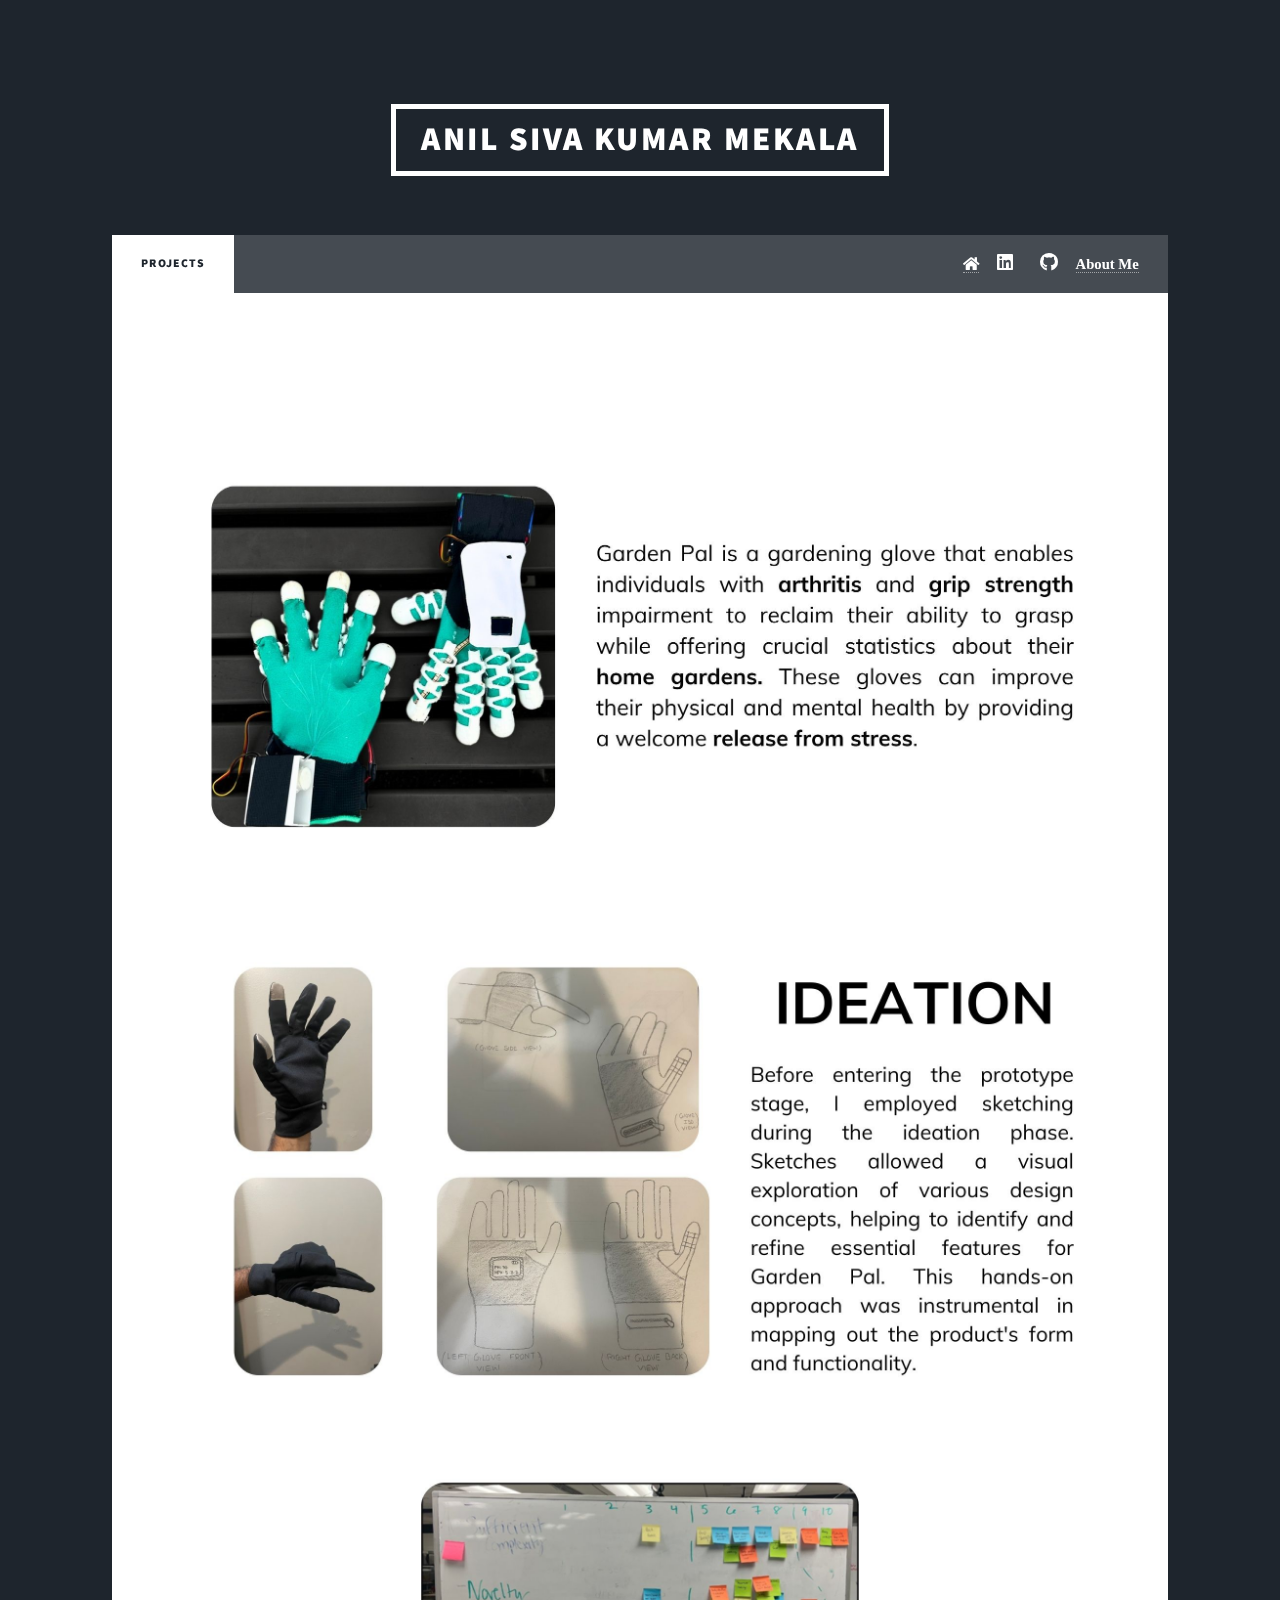
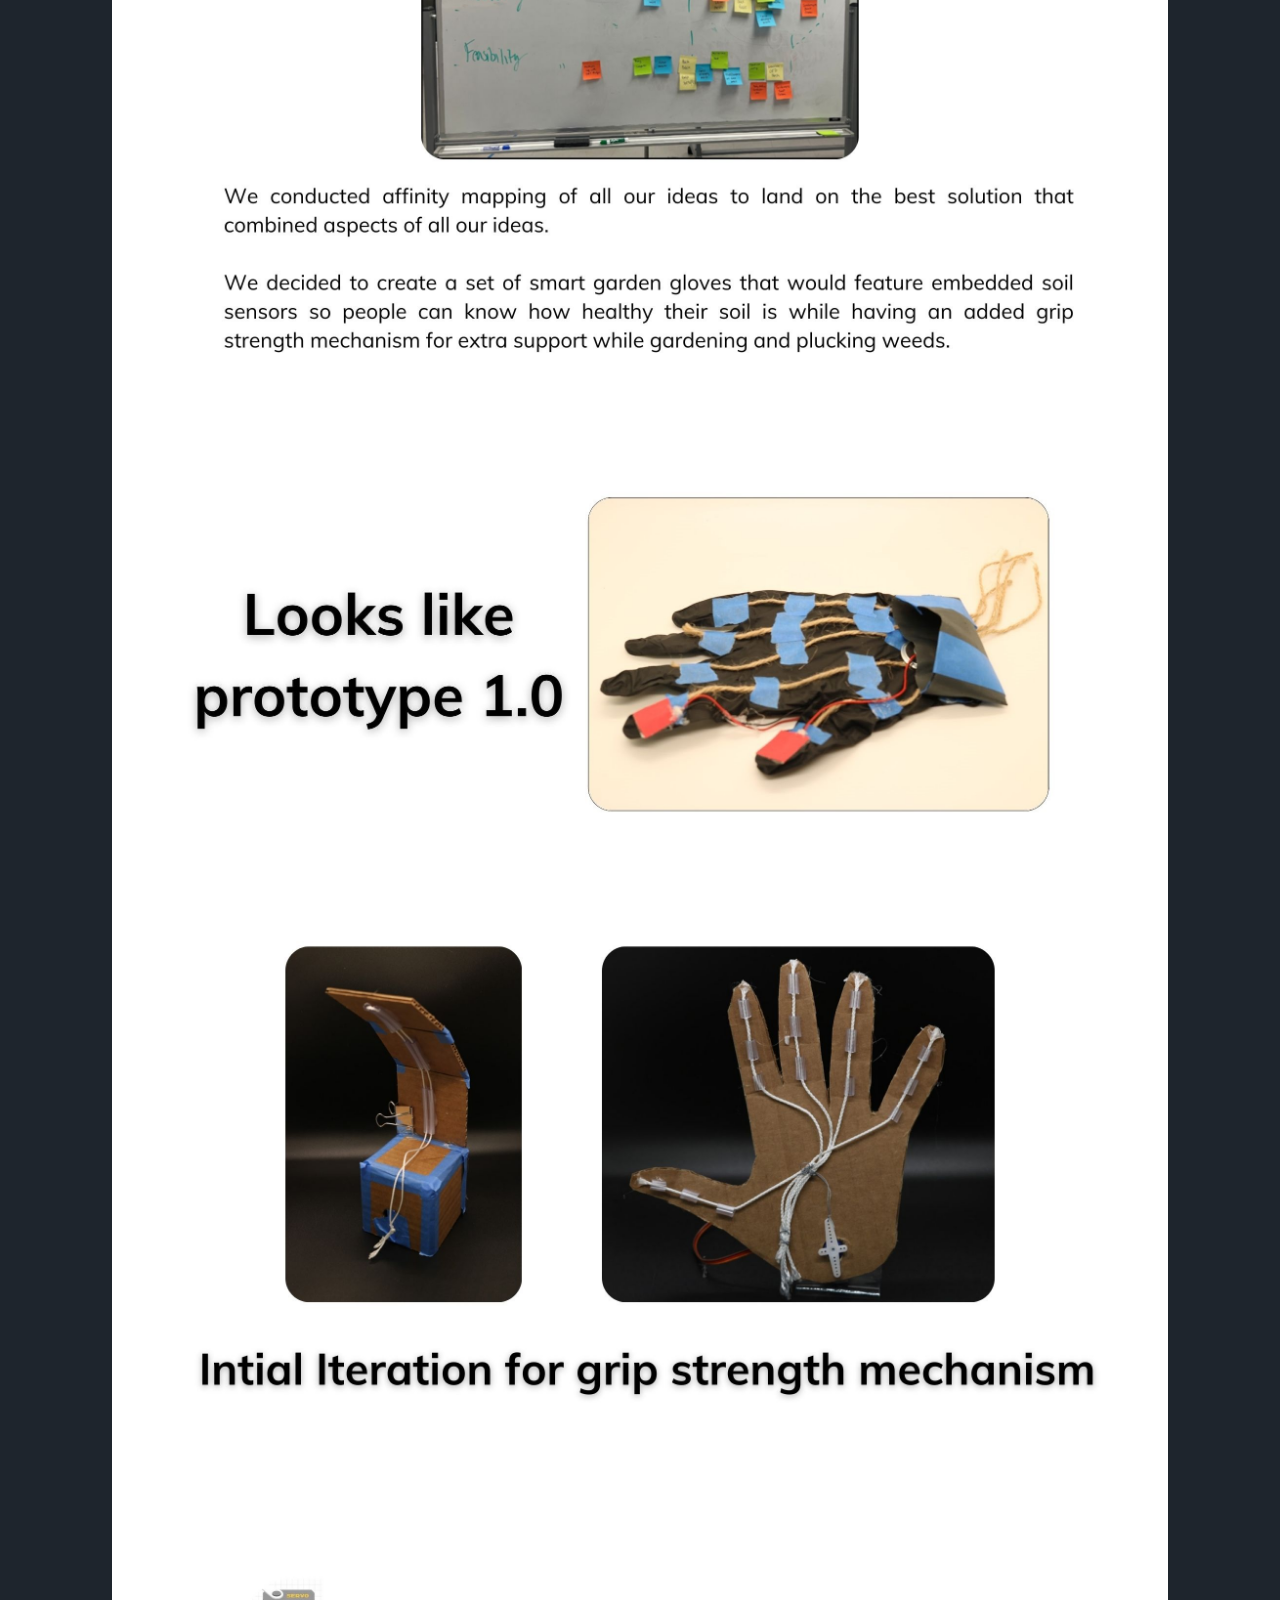
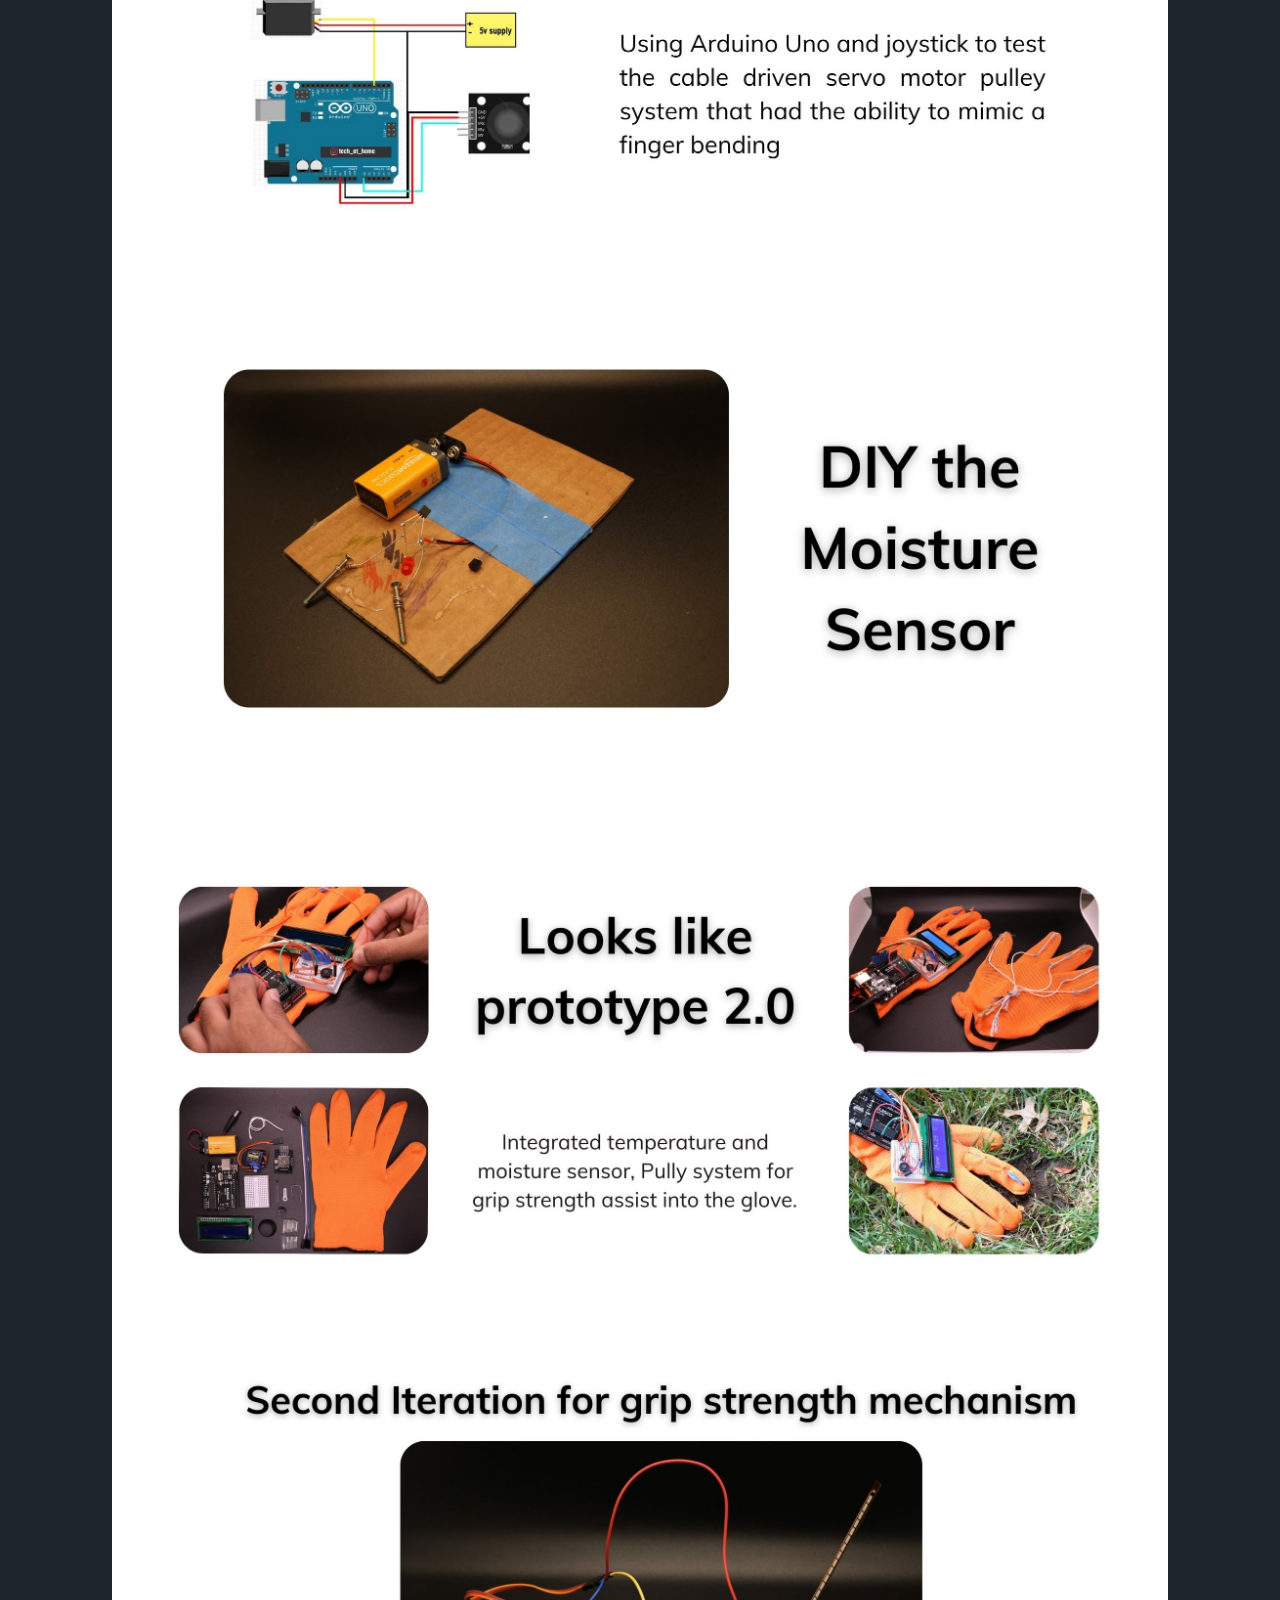
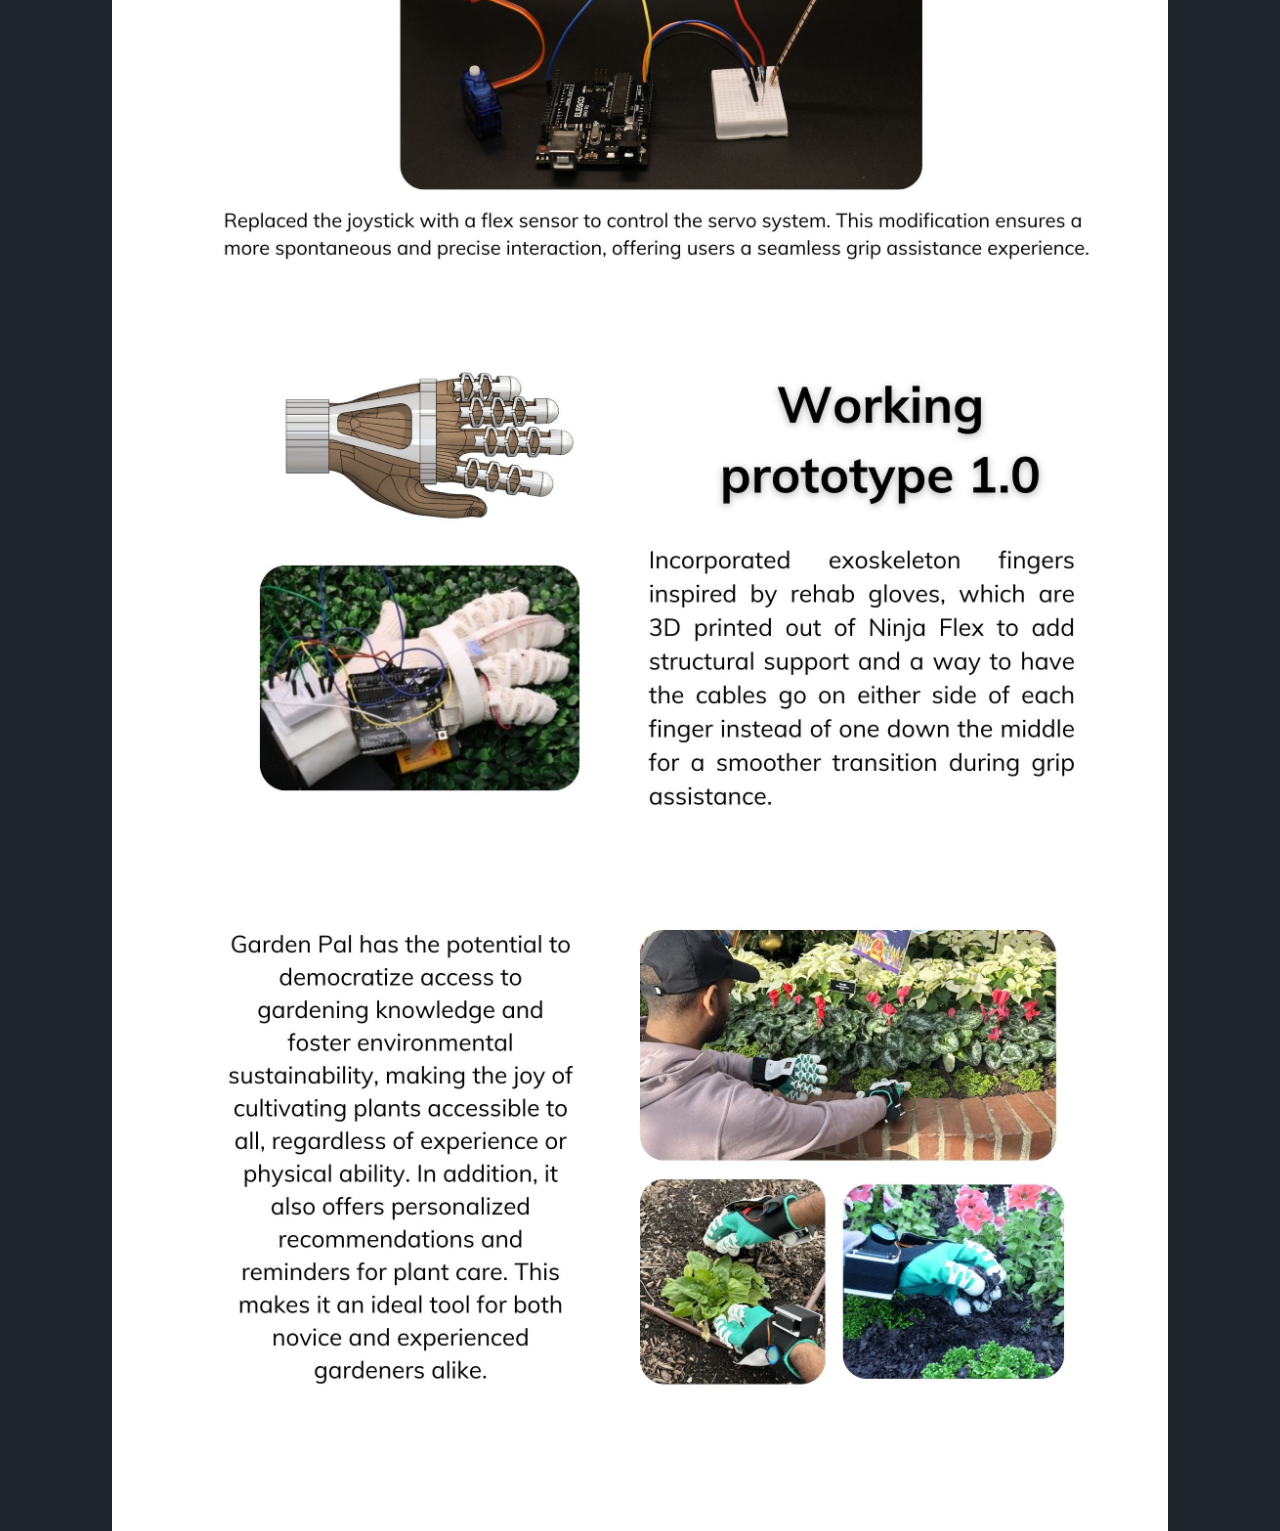
<file: Gardenpal.html>
<!DOCTYPE HTML>
<!--
	Massively by HTML5 UP
	html5up.net | @ajlkn
	Free for personal and commercial use under the CCA 3.0 license (html5up.net/license)
-->
<html>
	<head>
		<title>Anil Siva Kumar Mekala Portfolio</title>
		<meta charset="utf-8" />
		<meta name="viewport" content="width=device-width, initial-scale=1, user-scalable=no" />
		<link rel="stylesheet" href="assets/css/main.css" />
		<noscript><link rel="stylesheet" href="assets/css/noscript.css" /></noscript>
	</head>
	<body class="is-preload">

		<!-- Wrapper -->
			<div id="wrapper" class="fade-in">

			                <!-- Header -->
							<header id="header">
								<a href="index.html" class="logo">Anil Siva Kumar Mekala</a>
							</header>
		
						<!-- Nav -->
						<nav id="nav">
							<ul class="links">
								<li class="active"><a href="index.html">Projects</a></li>
								
							</ul>
							<ul class="icons">	
								<li><a href="index.html" class="alt fa fa fa-home"><span class="label"></span></a></li>
								<li><a href="https://www.linkedin.com/in/anil-siva-kumar-mekala/" class="icon brands alt fa-linkedin"><span class="label">linkedin</span></a></li>
								<li><a href="" class="icon brands alt fa-github"><span class="label">GitHub</span></a></li>
								<li><a href="Aboutme.html" class="alt fa fa-about"><span class="label">About Me</span></a></li>
								
							</ul>
						</nav>		

				<!-- Main -->
					<div id="main">

						<!-- Featured Post -->
							<article class="post featured">
								<header class="major">
								
									<a href="" class="image fit"><img src="images/1.jpg" alt="" /></a>
									<a href="" class="image fit"><img src="images/2.jpg" alt="" /></a>
									<a href="" class="image fit"><img src="images/3.jpg" alt="" /></a>
									<a href="" class="image fit"><img src="images/4.jpg" alt="" /></a>
									<a href="" class="image fit"><img src="images/5.jpg" alt="" /></a>
									<a href="" class="image fit"><img src="images/6.jpg" alt="" /></a>
									<a href="" class="image fit"><img src="images/7.jpg" alt="" /></a>
									<a href="" class="image fit"><img src="images/8.jpg" alt="" /></a>
									<a href="" class="image fit"><img src="images/9.jpg" alt="" /></a>
									<a href="" class="image fit"><img src="images/10.jpg" alt="" /></a>
									<a href="" class="image fit"><img src="images/12.jpg" alt="" /></a>
									
									
								</header>
								</ul>
							</article>
</file>
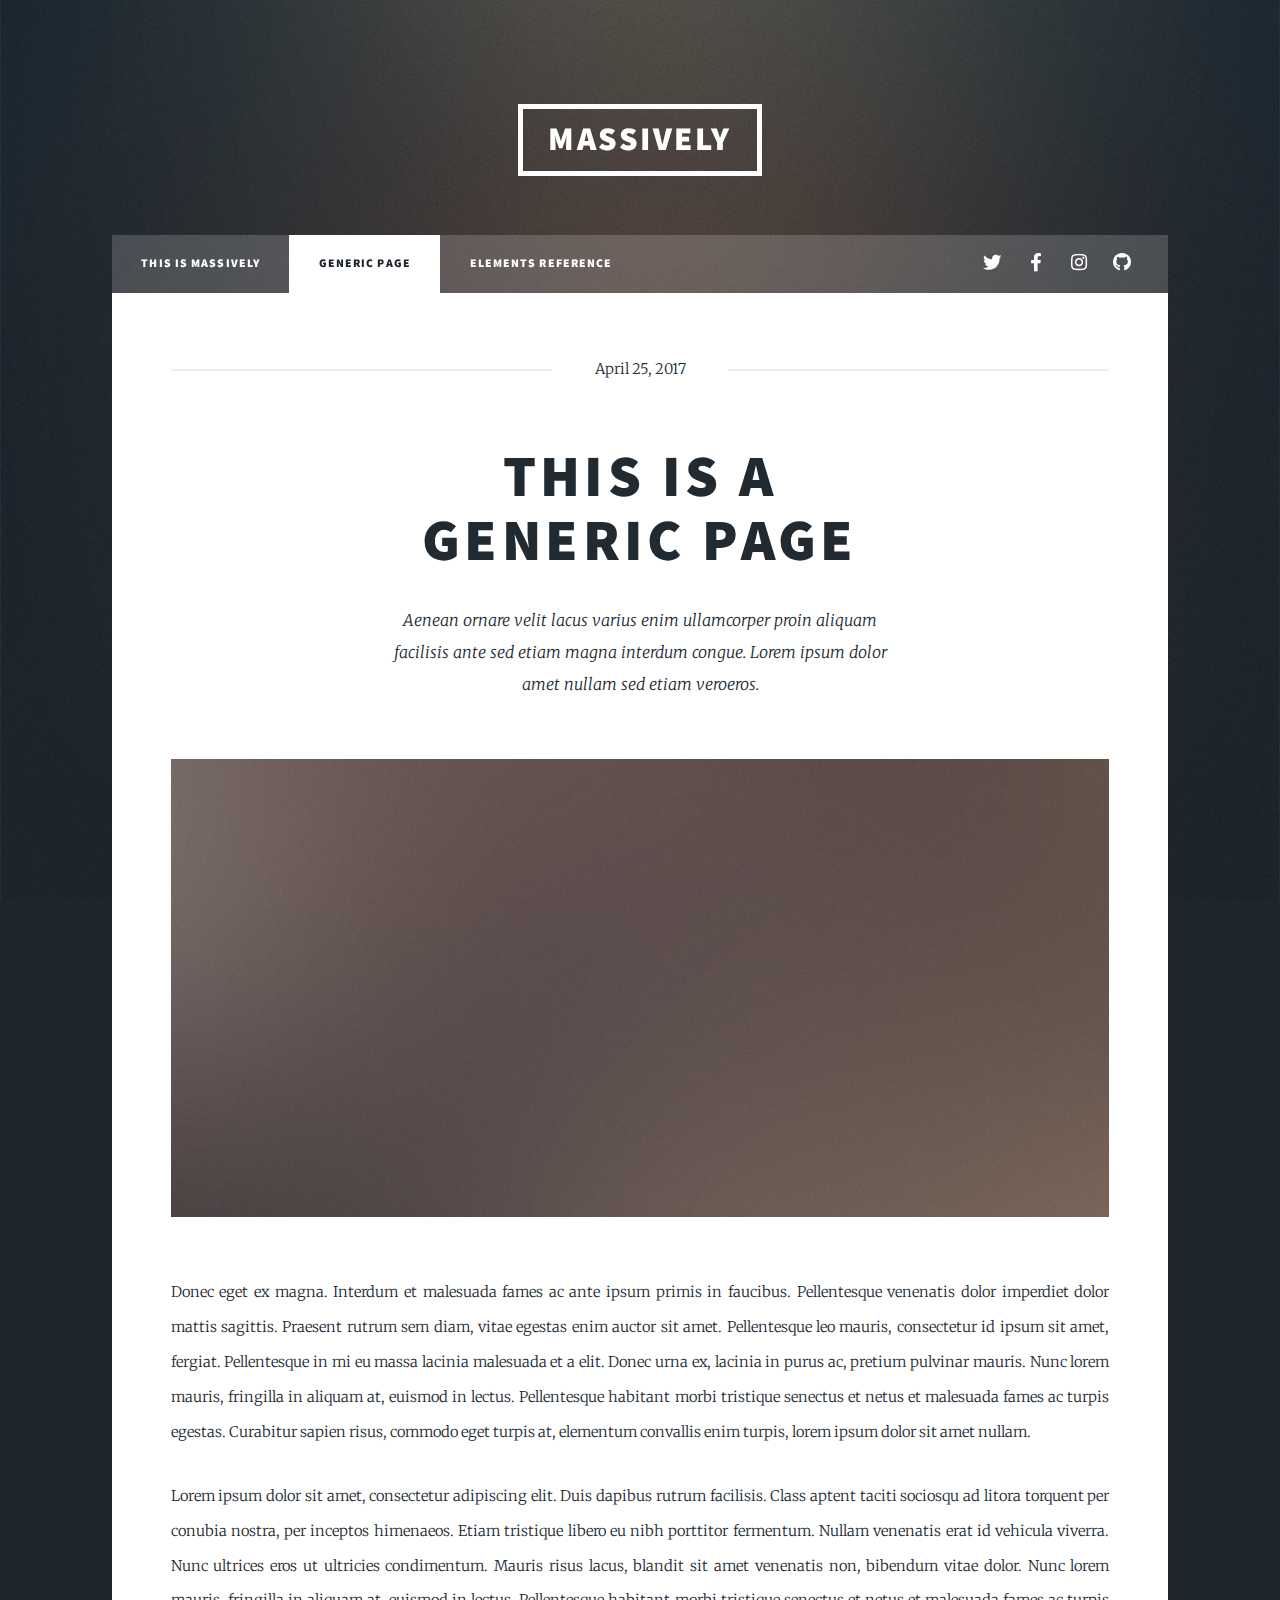
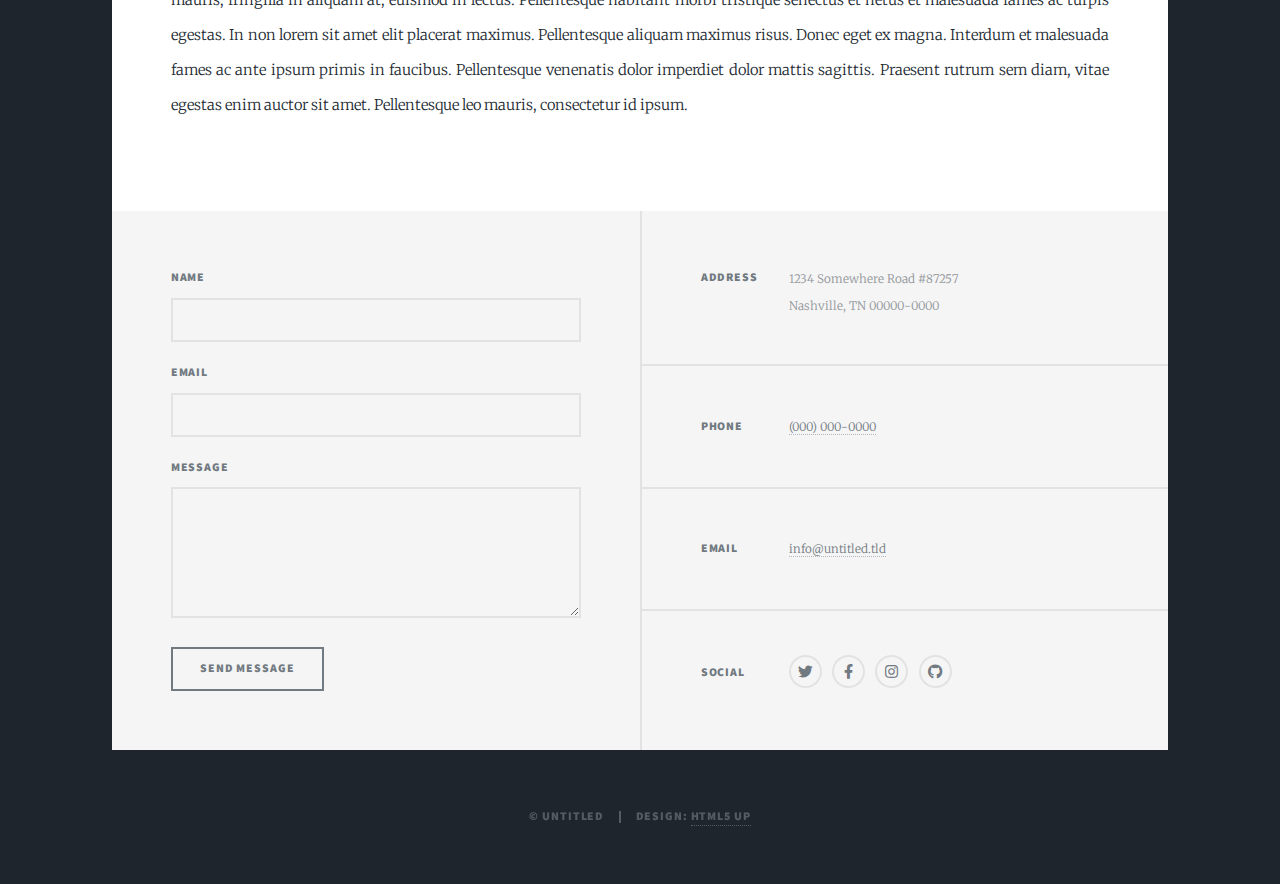
<file: generic.html>
<!DOCTYPE HTML>
<!--
	Massively by HTML5 UP
	html5up.net | @ajlkn
	Free for personal and commercial use under the CCA 3.0 license (html5up.net/license)
-->
<html>
	<head>
		<title>Generic Page - Massively by HTML5 UP</title>
		<meta charset="utf-8" />
		<meta name="viewport" content="width=device-width, initial-scale=1, user-scalable=no" />
		<link rel="stylesheet" href="assets/css/main.css" />
		<noscript><link rel="stylesheet" href="assets/css/noscript.css" /></noscript>
	</head>
	<body class="is-preload">

		<!-- Wrapper -->
			<div id="wrapper">

				<!-- Header -->
					<header id="header">
						<a href="index.html" class="logo">Massively</a>
					</header>

				<!-- Nav -->
					<nav id="nav">
						<ul class="links">
							<li><a href="index.html">This is Massively</a></li>
							<li class="active"><a href="generic.html">Generic Page</a></li>
							<li><a href="elements.html">Elements Reference</a></li>
						</ul>
						<ul class="icons">
							<li><a href="#" class="icon brands fa-twitter"><span class="label">Twitter</span></a></li>
							<li><a href="#" class="icon brands fa-facebook-f"><span class="label">Facebook</span></a></li>
							<li><a href="#" class="icon brands fa-instagram"><span class="label">Instagram</span></a></li>
							<li><a href="#" class="icon brands fa-github"><span class="label">GitHub</span></a></li>
						</ul>
					</nav>

				<!-- Main -->
					<div id="main">

						<!-- Post -->
							<section class="post">
								<header class="major">
									<span class="date">April 25, 2017</span>
									<h1>This is a<br />
									Generic Page</h1>
									<p>Aenean ornare velit lacus varius enim ullamcorper proin aliquam<br />
									facilisis ante sed etiam magna interdum congue. Lorem ipsum dolor<br />
									amet nullam sed etiam veroeros.</p>
								</header>
								<div class="image main"><img src="images/pic01.jpg" alt="" /></div>
								<p>Donec eget ex magna. Interdum et malesuada fames ac ante ipsum primis in faucibus. Pellentesque venenatis dolor imperdiet dolor mattis sagittis. Praesent rutrum sem diam, vitae egestas enim auctor sit amet. Pellentesque leo mauris, consectetur id ipsum sit amet, fergiat. Pellentesque in mi eu massa lacinia malesuada et a elit. Donec urna ex, lacinia in purus ac, pretium pulvinar mauris. Nunc lorem mauris, fringilla in aliquam at, euismod in lectus. Pellentesque habitant morbi tristique senectus et netus et malesuada fames ac turpis egestas. Curabitur sapien risus, commodo eget turpis at, elementum convallis enim turpis, lorem ipsum dolor sit amet nullam.</p>
								<p>Lorem ipsum dolor sit amet, consectetur adipiscing elit. Duis dapibus rutrum facilisis. Class aptent taciti sociosqu ad litora torquent per conubia nostra, per inceptos himenaeos. Etiam tristique libero eu nibh porttitor fermentum. Nullam venenatis erat id vehicula viverra. Nunc ultrices eros ut ultricies condimentum. Mauris risus lacus, blandit sit amet venenatis non, bibendum vitae dolor. Nunc lorem mauris, fringilla in aliquam at, euismod in lectus. Pellentesque habitant morbi tristique senectus et netus et malesuada fames ac turpis egestas. In non lorem sit amet elit placerat maximus. Pellentesque aliquam maximus risus. Donec eget ex magna. Interdum et malesuada fames ac ante ipsum primis in faucibus. Pellentesque venenatis dolor imperdiet dolor mattis sagittis. Praesent rutrum sem diam, vitae egestas enim auctor sit amet. Pellentesque leo mauris, consectetur id ipsum.</p>
							</section>

					</div>

				<!-- Footer -->
					<footer id="footer">
						<section>
							<form method="post" action="#">
								<div class="fields">
									<div class="field">
										<label for="name">Name</label>
										<input type="text" name="name" id="name" />
									</div>
									<div class="field">
										<label for="email">Email</label>
										<input type="text" name="email" id="email" />
									</div>
									<div class="field">
										<label for="message">Message</label>
										<textarea name="message" id="message" rows="3"></textarea>
									</div>
								</div>
								<ul class="actions">
									<li><input type="submit" value="Send Message" /></li>
								</ul>
							</form>
						</section>
						<section class="split contact">
							<section class="alt">
								<h3>Address</h3>
								<p>1234 Somewhere Road #87257<br />
								Nashville, TN 00000-0000</p>
							</section>
							<section>
								<h3>Phone</h3>
								<p><a href="#">(000) 000-0000</a></p>
							</section>
							<section>
								<h3>Email</h3>
								<p><a href="#">info@untitled.tld</a></p>
							</section>
							<section>
								<h3>Social</h3>
								<ul class="icons alt">
									<li><a href="#" class="icon brands alt fa-twitter"><span class="label">Twitter</span></a></li>
									<li><a href="#" class="icon brands alt fa-facebook-f"><span class="label">Facebook</span></a></li>
									<li><a href="#" class="icon brands alt fa-instagram"><span class="label">Instagram</span></a></li>
									<li><a href="#" class="icon brands alt fa-github"><span class="label">GitHub</span></a></li>
								</ul>
							</section>
						</section>
					</footer>

				<!-- Copyright -->
					<div id="copyright">
						<ul><li>&copy; Untitled</li><li>Design: <a href="https://html5up.net">HTML5 UP</a></li></ul>
					</div>

			</div>

		<!-- Scripts -->
			<script src="assets/js/jquery.min.js"></script>
			<script src="assets/js/jquery.scrollex.min.js"></script>
			<script src="assets/js/jquery.scrolly.min.js"></script>
			<script src="assets/js/browser.min.js"></script>
			<script src="assets/js/breakpoints.min.js"></script>
			<script src="assets/js/util.js"></script>
			<script src="assets/js/main.js"></script>

	</body>
</html>
</file>
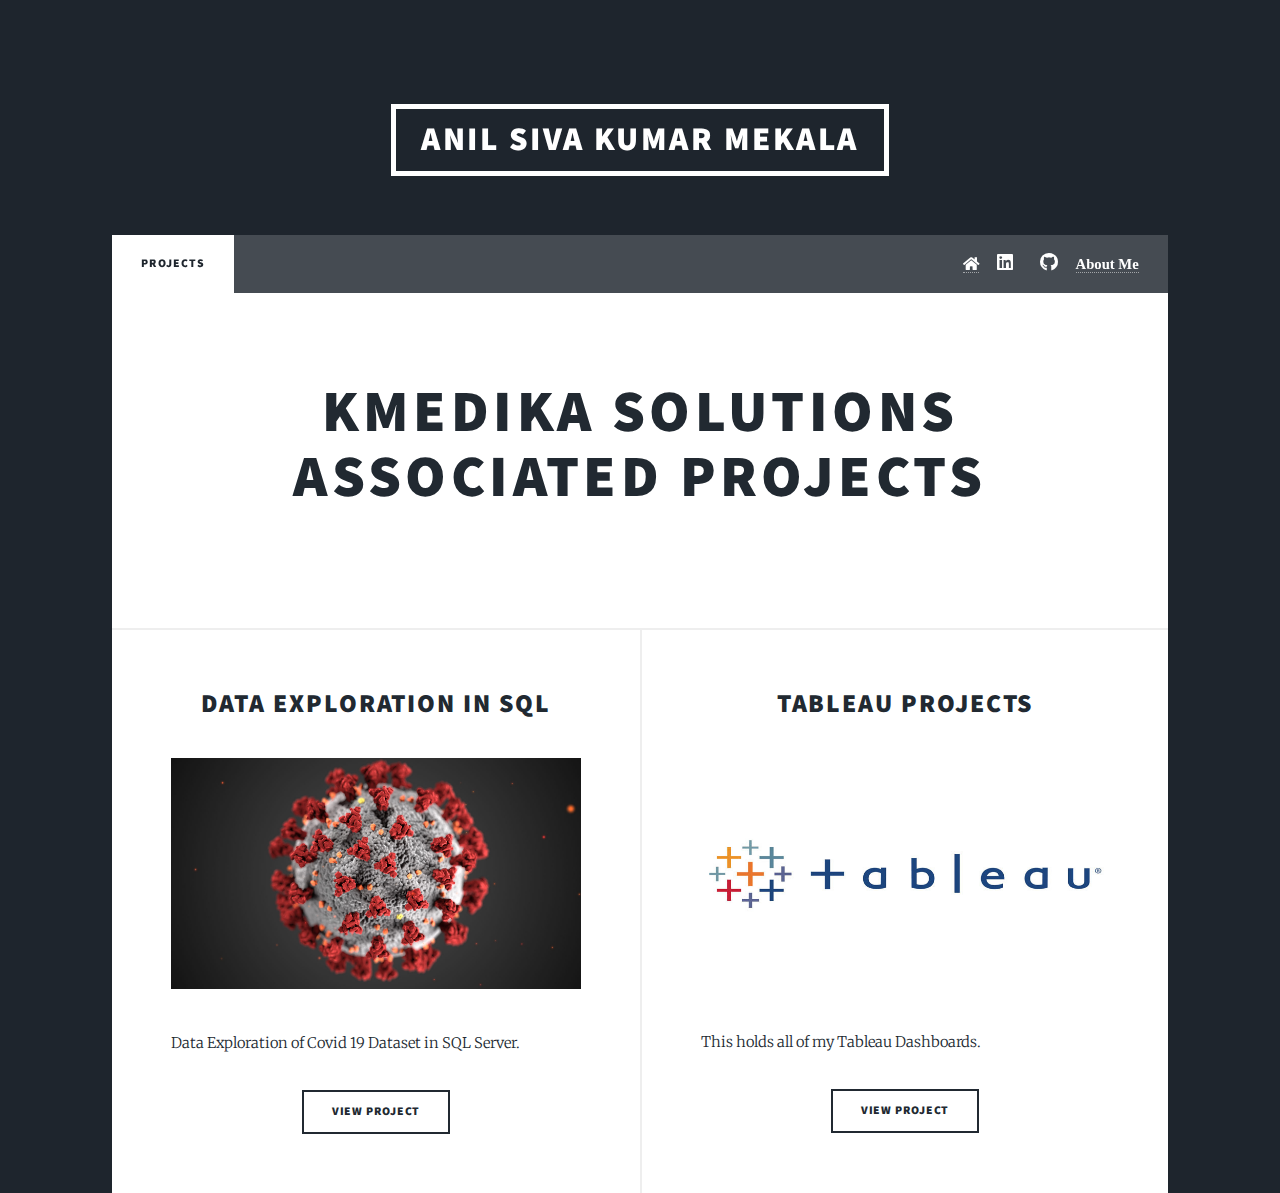
<file: Kmedika.html>
<!DOCTYPE HTML>
<!--
	Massively by HTML5 UP
	html5up.net | @ajlkn
	Free for personal and commercial use under the CCA 3.0 license (html5up.net/license)
-->
<html>
	<head>
		<title>Anil Siva Kumar Mekala Portfolio</title>
		<meta charset="utf-8" />
		<meta name="viewport" content="width=device-width, initial-scale=1, user-scalable=no" />
		<link rel="stylesheet" href="assets/css/main.css" />
		<noscript><link rel="stylesheet" href="assets/css/noscript.css" /></noscript>
	</head>
	<body class="is-preload">

		<!-- Wrapper -->
			<div id="wrapper" class="fade-in">

                <!-- Header -->
					<header id="header">
						<a href="index.html" class="logo">Anil Siva Kumar Mekala</a>
					</header>

				<!-- Nav -->
                <nav id="nav">
                    <ul class="links">
                        <li class="active"><a href="index.html">Projects</a></li>
                        
                    </ul>
                    <ul class="icons">	
                        <li><a href="index.html" class="alt fa fa fa-home"><span class="label"></span></a></li>
                        <li><a href="https://www.linkedin.com/in/anil-siva-kumar-mekala/" class="icon brands alt fa-linkedin"><span class="label">linkedin</span></a></li>
                        <li><a href="" class="icon brands alt fa-github"><span class="label">GitHub</span></a></li>
                        <li><a href="Aboutme.html" class="alt fa fa-about"><span class="label">About Me</span></a></li>
                        
                    </ul>
                </nav>	

				<!-- Main -->
					<div id="main">

						<!-- Featured Post -->
							<article class="post featured">
								<header class="major">
								
									<h2><a href="">Kmedika Solutions associated projects<br />
									</a></h2>
									
								</header>
								</ul>
							</article>

						<!-- Posts -->
							<section class="posts">
								<article>
									<header>
									
										<h2><a href="https://github.com/AlexTheAnalyst/PortfolioProjects/blob/main/COVID%20Portfolio%20Project%20-%20Data%20Exploration.sql">Data Exploration in SQL<br />
										</a></h2>
									</header>
									<a href="https://github.com/AlexTheAnalyst/PortfolioProjects/blob/main/COVID%20Portfolio%20Project%20-%20Data%20Exploration.sql" class="image fit"><img src="images/covid.jpg" alt="" /></a>
									<p>Data Exploration of Covid 19 Dataset in SQL Server.</p>
									<ul class="actions special">
										<li><a href="https://github.com/AlexTheAnalyst/PortfolioProjects/blob/main/COVID%20Portfolio%20Project%20-%20Data%20Exploration.sql" class="button">View Project</a></li>
									</ul>
								</article>
								<article>
									<header>
										<h2><a href="https://public.tableau.com/profile/alexander.freberg#!/?newProfile=&activeTab=0">Tableau Projects<br />
										</a></h2>
									</header>
									<a href="https://public.tableau.com/profile/alexander.freberg#!/?newProfile=&activeTab=0" class="image fit"><img src="images/tableau.jpg" alt="" /></a>
									<p>This holds all of my Tableau Dashboards.</p>
									<ul class="actions special">
										<li><a href="https://public.tableau.com/profile/alexander.freberg#!/?newProfile=&activeTab=0" class="button">View Project</a></li>
									</ul>
								</article>
</file>
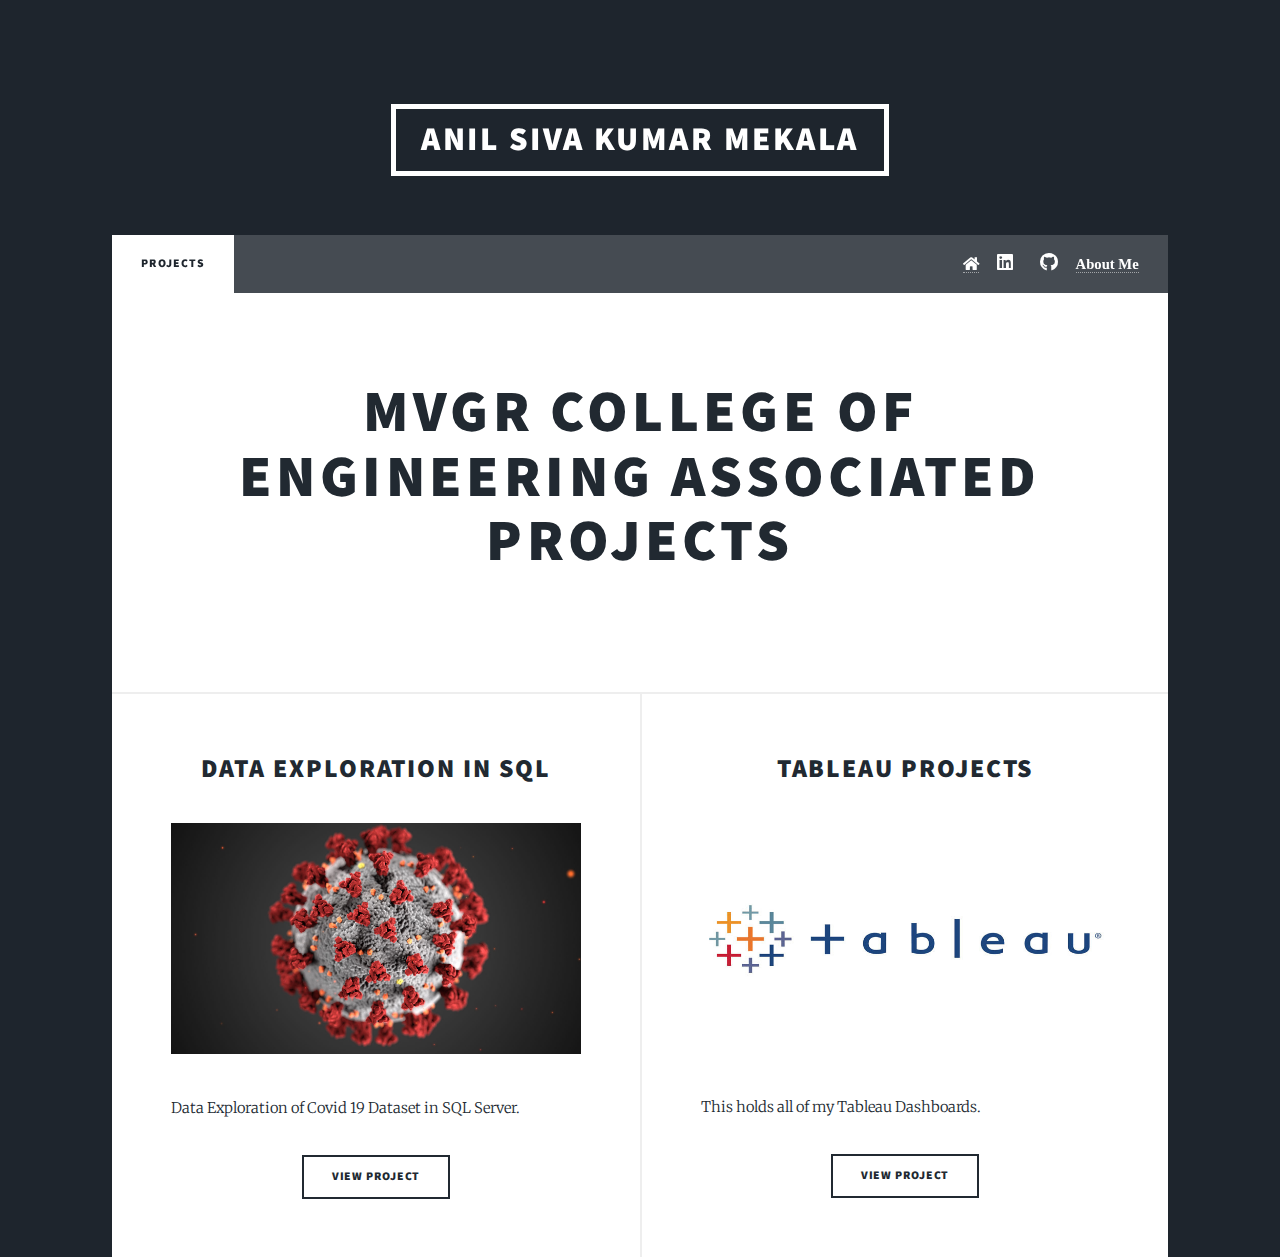
<file: MVGR.html>
<!DOCTYPE HTML>
<!--
	Massively by HTML5 UP
	html5up.net | @ajlkn
	Free for personal and commercial use under the CCA 3.0 license (html5up.net/license)
-->
<html>
	<head>
		<title>Anil Siva Kumar Mekala Portfolio</title>
		<meta charset="utf-8" />
		<meta name="viewport" content="width=device-width, initial-scale=1, user-scalable=no" />
		<link rel="stylesheet" href="assets/css/main.css" />
		<noscript><link rel="stylesheet" href="assets/css/noscript.css" /></noscript>
	</head>
	<body class="is-preload">

		<!-- Wrapper -->
			<div id="wrapper" class="fade-in">

			                <!-- Header -->
							<header id="header">
								<a href="index.html" class="logo">Anil Siva Kumar Mekala</a>
							</header>
		
						<!-- Nav -->
						<nav id="nav">
							<ul class="links">
								<li class="active"><a href="index.html">Projects</a></li>
								
							</ul>
							<ul class="icons">	
								<li><a href="index.html" class="alt fa fa fa-home"><span class="label"></span></a></li>
								<li><a href="https://www.linkedin.com/in/anil-siva-kumar-mekala/" class="icon brands alt fa-linkedin"><span class="label">linkedin</span></a></li>
								<li><a href="" class="icon brands alt fa-github"><span class="label">GitHub</span></a></li>
								<li><a href="Aboutme.html" class="alt fa fa-about"><span class="label">About Me</span></a></li>
								
							</ul>
						</nav>		

				<!-- Main -->
					<div id="main">

						<!-- Featured Post -->
							<article class="post featured">
								<header class="major">
								
									<h2><a href="">MVGR College Of Engineering associated Projects<br />
									</a></h2>
									
								</header>
								</ul>
							</article>

						<!-- Posts -->
							<section class="posts">
								<article>
									<header>
									
										<h2><a href="https://github.com/AlexTheAnalyst/PortfolioProjects/blob/main/COVID%20Portfolio%20Project%20-%20Data%20Exploration.sql">Data Exploration in SQL<br />
										</a></h2>
									</header>
									<a href="https://github.com/AlexTheAnalyst/PortfolioProjects/blob/main/COVID%20Portfolio%20Project%20-%20Data%20Exploration.sql" class="image fit"><img src="images/covid.jpg" alt="" /></a>
									<p>Data Exploration of Covid 19 Dataset in SQL Server.</p>
									<ul class="actions special">
										<li><a href="https://github.com/AlexTheAnalyst/PortfolioProjects/blob/main/COVID%20Portfolio%20Project%20-%20Data%20Exploration.sql" class="button">View Project</a></li>
									</ul>
								</article>
								<article>
									<header>
										<h2><a href="https://public.tableau.com/profile/alexander.freberg#!/?newProfile=&activeTab=0">Tableau Projects<br />
										</a></h2>
									</header>
									<a href="https://public.tableau.com/profile/alexander.freberg#!/?newProfile=&activeTab=0" class="image fit"><img src="images/tableau.jpg" alt="" /></a>
									<p>This holds all of my Tableau Dashboards.</p>
									<ul class="actions special">
										<li><a href="https://public.tableau.com/profile/alexander.freberg#!/?newProfile=&activeTab=0" class="button">View Project</a></li>
									</ul>
								</article>
</file>
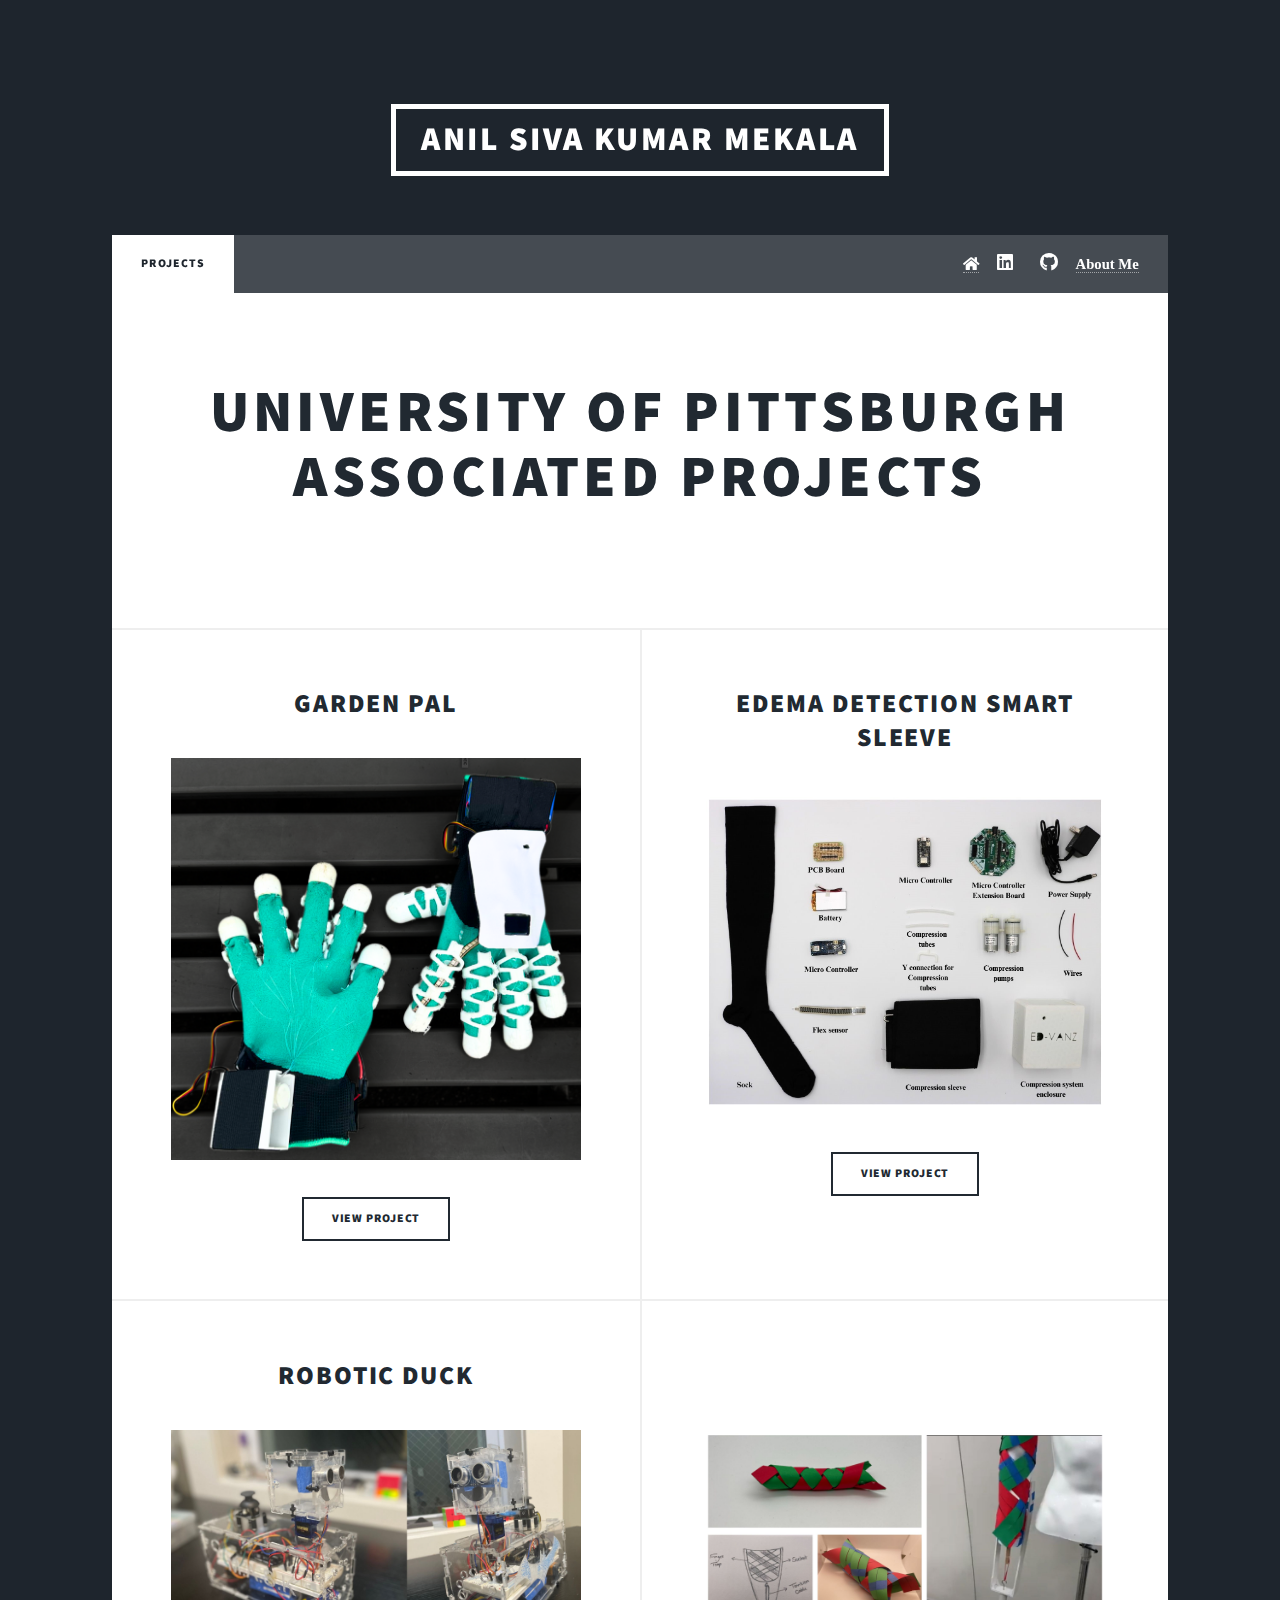
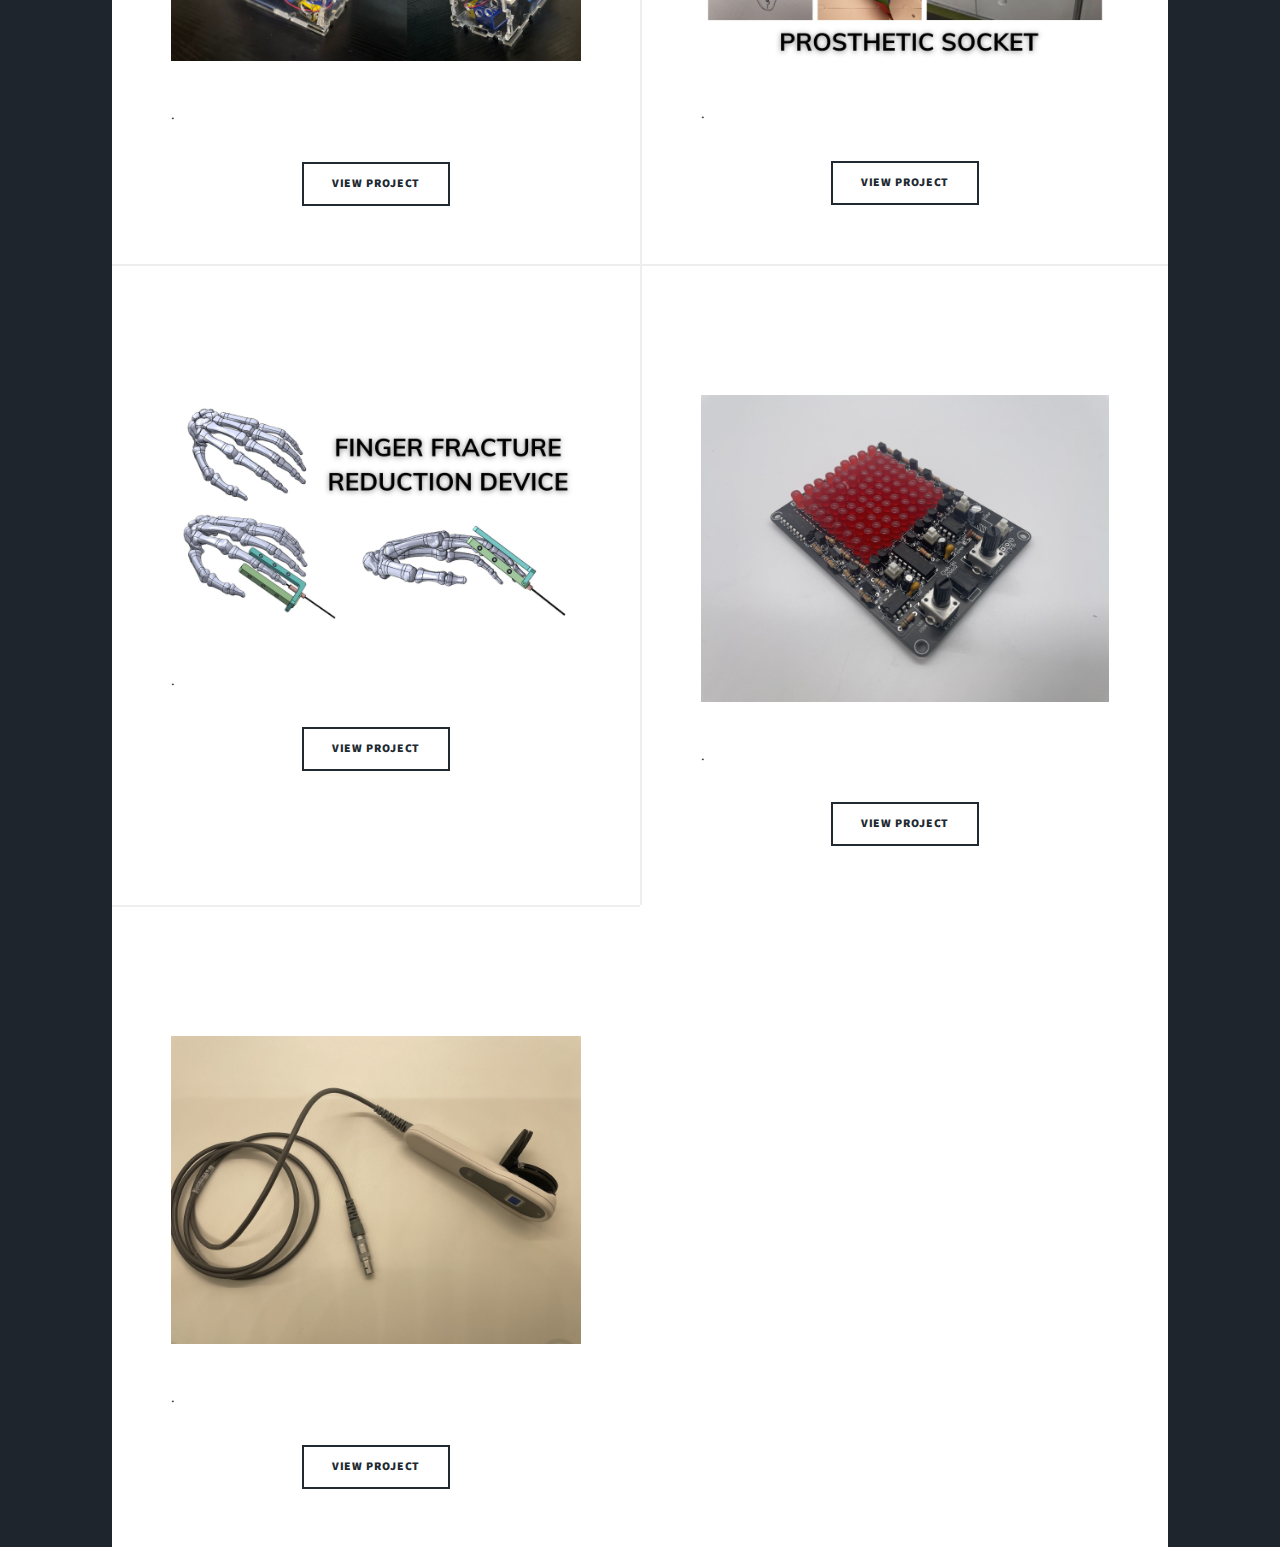
<file: Upitt.html>
<!DOCTYPE HTML>
<!--
	Massively by HTML5 UP
	html5up.net | @ajlkn
	Free for personal and commercial use under the CCA 3.0 license (html5up.net/license)
-->
<html>
	<head>
		<title>Anil Siva Kumar Mekala Portfolio</title>
		<meta charset="utf-8" />
		<meta name="viewport" content="width=device-width, initial-scale=1, user-scalable=no" />
		<link rel="stylesheet" href="assets/css/main.css" />
		<noscript><link rel="stylesheet" href="assets/css/noscript.css" /></noscript>
	</head>
	<body class="is-preload">

		<!-- Wrapper -->
			<div id="wrapper" class="fade-in">

			                <!-- Header -->
							<header id="header">
								<a href="index.html" class="logo">Anil Siva Kumar Mekala</a>
							</header>
		
						<!-- Nav -->
						<nav id="nav">
							<ul class="links">
								<li class="active"><a href="index.html">Projects</a></li>
								
							</ul>
							<ul class="icons">	
								<li><a href="index.html" class="alt fa fa fa-home"><span class="label"></span></a></li>
								<li><a href="https://www.linkedin.com/in/anil-siva-kumar-mekala/" class="icon brands alt fa-linkedin"><span class="label">linkedin</span></a></li>
								<li><a href="" class="icon brands alt fa-github"><span class="label">GitHub</span></a></li>
								<li><a href="Aboutme.html" class="alt fa fa-about"><span class="label">About Me</span></a></li>
								
							</ul>
						</nav>		

				<!-- Main -->
					<div id="main">

						<!-- Featured Post -->
							<article class="post featured">
								<header class="major">
								
									<h2><a href="">University of Pittsburgh associated projects<br />
									</a></h2>
									
								</header>
								</ul>
							</article>

						<!-- Posts -->
							<section class="posts">
								<article>
									<header>
									
										<h2><a href="Gardenpal.html">Garden Pal<br />
										</a></h2>
									</header>
									<a href="Gardenpal.html" class="image fit"><img src="images/glove.png" alt="" /></a>
									<p></p>
									<ul class="actions special">
										<li><a href="Gardenpal.html" class="button">View Project</a></li>
									</ul>
								</article>
								<article>
									<header>
									
										<h2><a href="ED-VANZ.html">Edema Detection Smart Sleeve<br />
										</a></h2>
									</header>
									<a href="ED-VANZ.html" class="image fit"><img src="images/E-1.jpg" alt="" /></a>
									<p></p>
									<ul class="actions special">
										<li><a href="ED-VANZ.html" class="button">View Project</a></li>
									</ul>
								</article>
								<article>
									<header>
										<h2><a href="">Robotic Duck<br />
										</a></h2>
									</header>
									<a href="" class="image fit"><img src="images/Duck.jpg" alt="" /></a>
									<p>.</p>
									<ul class="actions special">
										<li><a href="" class="button">View Project</a></li>
									</ul>
								</article>
								<article>
									<header>
										<h2><a href=""><br />
										</a></h2>
									</header>
									<a href="" class="image fit"><img src="images/PS.jpg" alt="" /></a>
									<p>.</p>
									<ul class="actions special">
										<li><a href="" class="button">View Project</a></li>
									</ul>
								</article>
								<article>
									<header>
										<h2><a href=""><br />
										</a></h2>
									</header>
									<a href="" class="image fit"><img src="images/reduction device.jpg" alt="" /></a>
									<p>.</p>
									<ul class="actions special">
										<li><a href="" class="button">View Project</a></li>
									</ul>
								</article>
								<article>
									<header>
										<h2><a href=""><br />
										</a></h2>
									</header>
									<a href="" class="image fit"><img src="images/S.jpg" alt="" /></a>
									<p>.</p>
									<ul class="actions special">
										<li><a href="" class="button">View Project</a></li>
									</ul>
								</article>
								<article>
									<header>
										<h2><a href=""><br />
										</a></h2>
									</header>
									<a href="" class="image fit"><img src="images/US.jpg" alt="" /></a>
									<p>.</p>
									<ul class="actions special">
										<li><a href="" class="button">View Project</a></li>
									</ul>
								</article>
</file>
<file: assets/css/style.css>
*{
    margin: 0;
    padding: 0;
    box-sizing: border-box;
}
body{
    background: #fcfcfc;
}
footer{
    position: absolute;
    bottom: 0;
    left: 0;
    right: 0;
    /* background: #111; */
    height: auto;
    width: 100vw;
    font-family: "Open Sans";
    padding-top: 40px;
    color: #fff;
}
.footer-content{
    display: flex;
    align-items: center;
    justify-content: center;
    flex-direction: column;
    text-align: center;
}
.footer-content h3{
    font-size: 1.8rem;
    font-weight: 400;
    text-transform: capitalize;
    line-height: 3rem;
}
.footer-content p{
    max-width: 200px;
    margin: 10px auto;
    line-height: 24px;
    font-size: 14px;
}
.socials{
    list-style: none;
    display: flex;
    align-items: center;
    justify-content: center;
    margin: 1rem 0 3rem 0;
}
.socials li{
    margin: 0 2px;
}
.socials a{
    text-decoration: none;
    color: #fff;
}
.socials a i{
    font-size: 1.1rem;
    transition: color .4s ease;

}
.socials a:hover i{
    color: aqua;
}
</file>
<file: assets/css/main.css>
@import url(fontawesome-all.min.css);
@import url("https://fonts.googleapis.com/css?family=Merriweather:300,700,300italic,700italic|Source+Sans+Pro:900");

/*
	Massively by HTML5 UP
	html5up.net | @ajlkn
	Free for personal and commercial use under the CCA 3.0 license (html5up.net/license)
*/

html, body, div, span, applet, object,
iframe, h1, h2, h3, h4, h5, h6, p, blockquote,
pre, a, abbr, acronym, address, big, cite,
code, del, dfn, em, img, ins, kbd, q, s, samp,
small, strike, strong, sub, sup, tt, var, b,
u, i, center, dl, dt, dd, ol, ul, li, fieldset,
form, label, legend, table, caption, tbody,
tfoot, thead, tr, th, td, article, aside,
canvas, details, embed, figure, figcaption,
footer, header, hgroup, menu, nav, output, ruby,
section, summary, time, mark, audio, video {
	margin: 0;
	padding: 0;
	border: 0;
	font-size: 100%;
	font: inherit;
	vertical-align: baseline;}

article, aside, details, figcaption, figure,
footer, header, hgroup, menu, nav, section {
	display: block;}

body {
	line-height: 1;
}

ol, ul {
	list-style: none;
}

blockquote, q {
	quotes: none;
}

	blockquote:before, blockquote:after, q:before, q:after {
		content: '';
		content: none;
	}

table {
	border-collapse: collapse;
	border-spacing: 0;
}

body {
	-webkit-text-size-adjust: none;
}

mark {
	background-color: transparent;
	color: inherit;
}

input::-moz-focus-inner {
	border: 0;
	padding: 0;
}

input, select, textarea {
	-moz-appearance: none;
	-webkit-appearance: none;
	-ms-appearance: none;
	appearance: none;
}

/* Basic */

	@-ms-viewport {
		width: device-width;
	}

	body {
		-ms-overflow-style: scrollbar;
	}

	@media screen and (max-width: 480px) {

		html, body {
			min-width: 320px;
		}

	}

	html {
		box-sizing: border-box;
	}

	*, *:before, *:after {
		box-sizing: inherit;
	}

	body {
		background-color: #1e252d;
	}

		body.is-preload *, body.is-preload *:before, body.is-preload *:after {
			-moz-animation: none !important;
			-webkit-animation: none !important;
			-ms-animation: none !important;
			animation: none !important;
			-moz-transition: none !important;
			-webkit-transition: none !important;
			-ms-transition: none !important;
			transition: none !important;
		}

/* Type */

	html {
		font-size: 16pt;
	}

		@media screen and (max-width: 1680px) {

			html {
				font-size: 12pt;
			}

		}

		@media screen and (max-width: 1280px) {

			html {
				font-size: 11pt;
			}

		}

		@media screen and (max-width: 360px) {

			html {
				font-size: 10pt;
			}

		}

	body {
		color: #212931;
	}

	body, input, select, textarea {
		font-family: "Merriweather", Georgia, serif;
		font-weight: 300;
		font-size: 1rem;
		line-height: 2.375;
	}

	a {
		-moz-transition: color 0.2s ease-in-out, background-color 0.2s ease-in-out, border-color 0.2s ease-in-out, box-shadow 0.2s ease-in-out;
		-webkit-transition: color 0.2s ease-in-out, background-color 0.2s ease-in-out, border-color 0.2s ease-in-out, box-shadow 0.2s ease-in-out;
		-ms-transition: color 0.2s ease-in-out, background-color 0.2s ease-in-out, border-color 0.2s ease-in-out, box-shadow 0.2s ease-in-out;
		transition: color 0.2s ease-in-out, background-color 0.2s ease-in-out, border-color 0.2s ease-in-out, box-shadow 0.2s ease-in-out;
		border-bottom: dotted 1px;
		text-decoration: none;
	}

		a:hover {
			border-bottom-color: transparent;
		}

	strong, b {
		font-weight: 600;
	}

	em, i {
		font-style: italic;
	}

	p {
		text-align: justify;
		margin: 0 0 2rem 0;
	}

	h1, h2, h3, h4, h5, h6 {
		font-family: "Source Sans Pro", Helvetica, sans-serif;
		font-weight: 900;
		line-height: 1.5;
		letter-spacing: 0.075em;
		text-transform: uppercase;
		margin: 0 0 1rem 0;
	}

		h1 a, h2 a, h3 a, h4 a, h5 a, h6 a {
			border-bottom: 0;
			color: inherit;
			text-decoration: none;
		}

	h1 {
		font-size: 4rem;
		line-height: 1.1;
		margin: 0 0 2rem 0;
	}

	h2 {
		font-size: 1.75rem;
		line-height: 1.3;
		margin: 0 0 1.5rem 0;
	}

	h3 {
		font-size: 1.25rem;
		margin: 0 0 1.5rem 0;
	}

	h4 {
		font-size: 1rem;
	}

	h5 {
		font-size: 0.9rem;
	}

	h6 {
		font-size: 0.8rem;
	}

	sub {
		font-size: 0.8rem;
		position: relative;
		top: 0.5rem;
	}

	sup {
		font-size: 0.8rem;
		position: relative;
		top: -0.5rem;
	}

	blockquote {
		border-left: solid 4px;
		font-style: italic;
		margin: 0 0 2rem 0;
		padding: 0.5rem 0 0.5rem 2rem;
	}

	code {
		border: solid 2px;
		font-family: "Courier New", monospace;
		font-size: 0.9rem;
		margin: 0 0.25rem;
		padding: 0.25rem 0.65rem;
	}

	pre {
		-webkit-overflow-scrolling: touch;
		font-family: "Courier New", monospace;
		font-size: 0.9rem;
		margin: 0 0 2rem 0;
	}

		pre code {
			display: block;
			line-height: 1.75;
			padding: 1rem 1.5rem;
			overflow-x: auto;
		}

	hr {
		border: 0;
		border-bottom: solid 2px;
		margin: 3rem 0;
	}

		hr.major {
			margin: 5rem 0;
		}

	.align-left {
		text-align: left;
	}

	.align-center {
		text-align: center;
	}

	.align-right {
		text-align: right;
	}

	input, select, textarea {
		color: #212931;
	}

	a {
		color: #212931;
		border-bottom-color: rgba(33, 41, 49, 0.5);
	}

		a:hover {
			border-bottom-color: transparent;
			color: #18bfef !important;
		}

	strong, b {
		color: #212931;
	}

	h1, h2, h3, h4, h5, h6 {
		color: #212931;
	}

	blockquote {
		border-left-color: #eeeeee;
	}

	code {
		background: rgba(220, 220, 220, 0.25);
		border-color: #eeeeee;
	}

	hr {
		border-bottom-color: #eeeeee;
	}

/* Row */

	.row {
		display: flex;
		flex-wrap: wrap;
		box-sizing: border-box;
		align-items: stretch;
	}

		.row > * {
			box-sizing: border-box;
		}

		.row.gtr-uniform > * > :last-child {
			margin-bottom: 0;
		}

		.row.aln-left {
			justify-content: flex-start;
		}

		.row.aln-center {
			justify-content: center;
		}

		.row.aln-right {
			justify-content: flex-end;
		}

		.row.aln-top {
			align-items: flex-start;
		}

		.row.aln-middle {
			align-items: center;
		}

		.row.aln-bottom {
			align-items: flex-end;
		}

		.row > .imp {
			order: -1;
		}

		.row > .col-1 {
			width: 8.33333%;
		}

		.row > .off-1 {
			margin-left: 8.33333%;
		}

		.row > .col-2 {
			width: 16.66667%;
		}

		.row > .off-2 {
			margin-left: 16.66667%;
		}

		.row > .col-3 {
			width: 25%;
		}

		.row > .off-3 {
			margin-left: 25%;
		}

		.row > .col-4 {
			width: 33.33333%;
		}

		.row > .off-4 {
			margin-left: 33.33333%;
		}

		.row > .col-5 {
			width: 41.66667%;
		}

		.row > .off-5 {
			margin-left: 41.66667%;
		}

		.row > .col-6 {
			width: 50%;
		}

		.row > .off-6 {
			margin-left: 50%;
		}

		.row > .col-7 {
			width: 58.33333%;
		}

		.row > .off-7 {
			margin-left: 58.33333%;
		}

		.row > .col-8 {
			width: 66.66667%;
		}

		.row > .off-8 {
			margin-left: 66.66667%;
		}

		.row > .col-9 {
			width: 75%;
		}

		.row > .off-9 {
			margin-left: 75%;
		}

		.row > .col-10 {
			width: 83.33333%;
		}

		.row > .off-10 {
			margin-left: 83.33333%;
		}

		.row > .col-11 {
			width: 91.66667%;
		}

		.row > .off-11 {
			margin-left: 91.66667%;
		}

		.row > .col-12 {
			width: 100%;
		}

		.row > .off-12 {
			margin-left: 100%;
		}

		.row.gtr-0 {
			margin-top: 0;
			margin-left: 0rem;
		}

			.row.gtr-0 > * {
				padding: 0 0 0 0rem;
			}

			.row.gtr-0.gtr-uniform {
				margin-top: 0rem;
			}

				.row.gtr-0.gtr-uniform > * {
					padding-top: 0rem;
				}

		.row.gtr-25 {
			margin-top: 0;
			margin-left: -0.375rem;
		}

			.row.gtr-25 > * {
				padding: 0 0 0 0.375rem;
			}

			.row.gtr-25.gtr-uniform {
				margin-top: -0.375rem;
			}

				.row.gtr-25.gtr-uniform > * {
					padding-top: 0.375rem;
				}

		.row.gtr-50 {
			margin-top: 0;
			margin-left: -0.75rem;
		}

			.row.gtr-50 > * {
				padding: 0 0 0 0.75rem;
			}

			.row.gtr-50.gtr-uniform {
				margin-top: -0.75rem;
			}

				.row.gtr-50.gtr-uniform > * {
					padding-top: 0.75rem;
				}

		.row {
			margin-top: 0;
			margin-left: -1.5rem;
		}

			.row > * {
				padding: 0 0 0 1.5rem;
			}

			.row.gtr-uniform {
				margin-top: -1.5rem;
			}

				.row.gtr-uniform > * {
					padding-top: 1.5rem;
				}

		.row.gtr-150 {
			margin-top: 0;
			margin-left: -2.25rem;
		}

			.row.gtr-150 > * {
				padding: 0 0 0 2.25rem;
			}

			.row.gtr-150.gtr-uniform {
				margin-top: -2.25rem;
			}

				.row.gtr-150.gtr-uniform > * {
					padding-top: 2.25rem;
				}

		.row.gtr-200 {
			margin-top: 0;
			margin-left: -3rem;
		}

			.row.gtr-200 > * {
				padding: 0 0 0 3rem;
			}

			.row.gtr-200.gtr-uniform {
				margin-top: -3rem;
			}

				.row.gtr-200.gtr-uniform > * {
					padding-top: 3rem;
				}

		@media screen and (max-width: 1680px) {

			.row {
				display: flex;
				flex-wrap: wrap;
				box-sizing: border-box;
				align-items: stretch;
			}

				.row > * {
					box-sizing: border-box;
				}

				.row.gtr-uniform > * > :last-child {
					margin-bottom: 0;
				}

				.row.aln-left {
					justify-content: flex-start;
				}

				.row.aln-center {
					justify-content: center;
				}

				.row.aln-right {
					justify-content: flex-end;
				}

				.row.aln-top {
					align-items: flex-start;
				}

				.row.aln-middle {
					align-items: center;
				}

				.row.aln-bottom {
					align-items: flex-end;
				}

				.row > .imp-xlarge {
					order: -1;
				}

				.row > .col-1-xlarge {
					width: 8.33333%;
				}

				.row > .off-1-xlarge {
					margin-left: 8.33333%;
				}

				.row > .col-2-xlarge {
					width: 16.66667%;
				}

				.row > .off-2-xlarge {
					margin-left: 16.66667%;
				}

				.row > .col-3-xlarge {
					width: 25%;
				}

				.row > .off-3-xlarge {
					margin-left: 25%;
				}

				.row > .col-4-xlarge {
					width: 33.33333%;
				}

				.row > .off-4-xlarge {
					margin-left: 33.33333%;
				}

				.row > .col-5-xlarge {
					width: 41.66667%;
				}

				.row > .off-5-xlarge {
					margin-left: 41.66667%;
				}

				.row > .col-6-xlarge {
					width: 50%;
				}

				.row > .off-6-xlarge {
					margin-left: 50%;
				}

				.row > .col-7-xlarge {
					width: 58.33333%;
				}

				.row > .off-7-xlarge {
					margin-left: 58.33333%;
				}

				.row > .col-8-xlarge {
					width: 66.66667%;
				}

				.row > .off-8-xlarge {
					margin-left: 66.66667%;
				}

				.row > .col-9-xlarge {
					width: 75%;
				}

				.row > .off-9-xlarge {
					margin-left: 75%;
				}

				.row > .col-10-xlarge {
					width: 83.33333%;
				}

				.row > .off-10-xlarge {
					margin-left: 83.33333%;
				}

				.row > .col-11-xlarge {
					width: 91.66667%;
				}

				.row > .off-11-xlarge {
					margin-left: 91.66667%;
				}

				.row > .col-12-xlarge {
					width: 100%;
				}

				.row > .off-12-xlarge {
					margin-left: 100%;
				}

				.row.gtr-0 {
					margin-top: 0;
					margin-left: 0rem;
				}

					.row.gtr-0 > * {
						padding: 0 0 0 0rem;
					}

					.row.gtr-0.gtr-uniform {
						margin-top: 0rem;
					}

						.row.gtr-0.gtr-uniform > * {
							padding-top: 0rem;
						}

				.row.gtr-25 {
					margin-top: 0;
					margin-left: -0.375rem;
				}

					.row.gtr-25 > * {
						padding: 0 0 0 0.375rem;
					}

					.row.gtr-25.gtr-uniform {
						margin-top: -0.375rem;
					}

						.row.gtr-25.gtr-uniform > * {
							padding-top: 0.375rem;
						}

				.row.gtr-50 {
					margin-top: 0;
					margin-left: -0.75rem;
				}

					.row.gtr-50 > * {
						padding: 0 0 0 0.75rem;
					}

					.row.gtr-50.gtr-uniform {
						margin-top: -0.75rem;
					}

						.row.gtr-50.gtr-uniform > * {
							padding-top: 0.75rem;
						}

				.row {
					margin-top: 0;
					margin-left: -1.5rem;
				}

					.row > * {
						padding: 0 0 0 1.5rem;
					}

					.row.gtr-uniform {
						margin-top: -1.5rem;
					}

						.row.gtr-uniform > * {
							padding-top: 1.5rem;
						}

				.row.gtr-150 {
					margin-top: 0;
					margin-left: -2.25rem;
				}

					.row.gtr-150 > * {
						padding: 0 0 0 2.25rem;
					}

					.row.gtr-150.gtr-uniform {
						margin-top: -2.25rem;
					}

						.row.gtr-150.gtr-uniform > * {
							padding-top: 2.25rem;
						}

				.row.gtr-200 {
					margin-top: 0;
					margin-left: -3rem;
				}

					.row.gtr-200 > * {
						padding: 0 0 0 3rem;
					}

					.row.gtr-200.gtr-uniform {
						margin-top: -3rem;
					}

						.row.gtr-200.gtr-uniform > * {
							padding-top: 3rem;
						}

		}

		@media screen and (max-width: 1280px) {

			.row {
				display: flex;
				flex-wrap: wrap;
				box-sizing: border-box;
				align-items: stretch;
			}

				.row > * {
					box-sizing: border-box;
				}

				.row.gtr-uniform > * > :last-child {
					margin-bottom: 0;
				}

				.row.aln-left {
					justify-content: flex-start;
				}

				.row.aln-center {
					justify-content: center;
				}

				.row.aln-right {
					justify-content: flex-end;
				}

				.row.aln-top {
					align-items: flex-start;
				}

				.row.aln-middle {
					align-items: center;
				}

				.row.aln-bottom {
					align-items: flex-end;
				}

				.row > .imp-large {
					order: -1;
				}

				.row > .col-1-large {
					width: 8.33333%;
				}

				.row > .off-1-large {
					margin-left: 8.33333%;
				}

				.row > .col-2-large {
					width: 16.66667%;
				}

				.row > .off-2-large {
					margin-left: 16.66667%;
				}

				.row > .col-3-large {
					width: 25%;
				}

				.row > .off-3-large {
					margin-left: 25%;
				}

				.row > .col-4-large {
					width: 33.33333%;
				}

				.row > .off-4-large {
					margin-left: 33.33333%;
				}

				.row > .col-5-large {
					width: 41.66667%;
				}

				.row > .off-5-large {
					margin-left: 41.66667%;
				}

				.row > .col-6-large {
					width: 50%;
				}

				.row > .off-6-large {
					margin-left: 50%;
				}

				.row > .col-7-large {
					width: 58.33333%;
				}

				.row > .off-7-large {
					margin-left: 58.33333%;
				}

				.row > .col-8-large {
					width: 66.66667%;
				}

				.row > .off-8-large {
					margin-left: 66.66667%;
				}

				.row > .col-9-large {
					width: 75%;
				}

				.row > .off-9-large {
					margin-left: 75%;
				}

				.row > .col-10-large {
					width: 83.33333%;
				}

				.row > .off-10-large {
					margin-left: 83.33333%;
				}

				.row > .col-11-large {
					width: 91.66667%;
				}

				.row > .off-11-large {
					margin-left: 91.66667%;
				}

				.row > .col-12-large {
					width: 100%;
				}

				.row > .off-12-large {
					margin-left: 100%;
				}

				.row.gtr-0 {
					margin-top: 0;
					margin-left: 0rem;
				}

					.row.gtr-0 > * {
						padding: 0 0 0 0rem;
					}

					.row.gtr-0.gtr-uniform {
						margin-top: 0rem;
					}

						.row.gtr-0.gtr-uniform > * {
							padding-top: 0rem;
						}

				.row.gtr-25 {
					margin-top: 0;
					margin-left: -0.375rem;
				}

					.row.gtr-25 > * {
						padding: 0 0 0 0.375rem;
					}

					.row.gtr-25.gtr-uniform {
						margin-top: -0.375rem;
					}

						.row.gtr-25.gtr-uniform > * {
							padding-top: 0.375rem;
						}

				.row.gtr-50 {
					margin-top: 0;
					margin-left: -0.75rem;
				}

					.row.gtr-50 > * {
						padding: 0 0 0 0.75rem;
					}

					.row.gtr-50.gtr-uniform {
						margin-top: -0.75rem;
					}

						.row.gtr-50.gtr-uniform > * {
							padding-top: 0.75rem;
						}

				.row {
					margin-top: 0;
					margin-left: -1.5rem;
				}

					.row > * {
						padding: 0 0 0 1.5rem;
					}

					.row.gtr-uniform {
						margin-top: -1.5rem;
					}

						.row.gtr-uniform > * {
							padding-top: 1.5rem;
						}

				.row.gtr-150 {
					margin-top: 0;
					margin-left: -2.25rem;
				}

					.row.gtr-150 > * {
						padding: 0 0 0 2.25rem;
					}

					.row.gtr-150.gtr-uniform {
						margin-top: -2.25rem;
					}

						.row.gtr-150.gtr-uniform > * {
							padding-top: 2.25rem;
						}

				.row.gtr-200 {
					margin-top: 0;
					margin-left: -3rem;
				}

					.row.gtr-200 > * {
						padding: 0 0 0 3rem;
					}

					.row.gtr-200.gtr-uniform {
						margin-top: -3rem;
					}

						.row.gtr-200.gtr-uniform > * {
							padding-top: 3rem;
						}

		}

		@media screen and (max-width: 980px) {

			.row {
				display: flex;
				flex-wrap: wrap;
				box-sizing: border-box;
				align-items: stretch;
			}

				.row > * {
					box-sizing: border-box;
				}

				.row.gtr-uniform > * > :last-child {
					margin-bottom: 0;
				}

				.row.aln-left {
					justify-content: flex-start;
				}

				.row.aln-center {
					justify-content: center;
				}

				.row.aln-right {
					justify-content: flex-end;
				}

				.row.aln-top {
					align-items: flex-start;
				}

				.row.aln-middle {
					align-items: center;
				}

				.row.aln-bottom {
					align-items: flex-end;
				}

				.row > .imp-medium {
					order: -1;
				}

				.row > .col-1-medium {
					width: 8.33333%;
				}

				.row > .off-1-medium {
					margin-left: 8.33333%;
				}

				.row > .col-2-medium {
					width: 16.66667%;
				}

				.row > .off-2-medium {
					margin-left: 16.66667%;
				}

				.row > .col-3-medium {
					width: 25%;
				}

				.row > .off-3-medium {
					margin-left: 25%;
				}

				.row > .col-4-medium {
					width: 33.33333%;
				}

				.row > .off-4-medium {
					margin-left: 33.33333%;
				}

				.row > .col-5-medium {
					width: 41.66667%;
				}

				.row > .off-5-medium {
					margin-left: 41.66667%;
				}

				.row > .col-6-medium {
					width: 50%;
				}

				.row > .off-6-medium {
					margin-left: 50%;
				}

				.row > .col-7-medium {
					width: 58.33333%;
				}

				.row > .off-7-medium {
					margin-left: 58.33333%;
				}

				.row > .col-8-medium {
					width: 66.66667%;
				}

				.row > .off-8-medium {
					margin-left: 66.66667%;
				}

				.row > .col-9-medium {
					width: 75%;
				}

				.row > .off-9-medium {
					margin-left: 75%;
				}

				.row > .col-10-medium {
					width: 83.33333%;
				}

				.row > .off-10-medium {
					margin-left: 83.33333%;
				}

				.row > .col-11-medium {
					width: 91.66667%;
				}

				.row > .off-11-medium {
					margin-left: 91.66667%;
				}

				.row > .col-12-medium {
					width: 100%;
				}

				.row > .off-12-medium {
					margin-left: 100%;
				}

				.row.gtr-0 {
					margin-top: 0;
					margin-left: 0rem;
				}

					.row.gtr-0 > * {
						padding: 0 0 0 0rem;
					}

					.row.gtr-0.gtr-uniform {
						margin-top: 0rem;
					}

						.row.gtr-0.gtr-uniform > * {
							padding-top: 0rem;
						}

				.row.gtr-25 {
					margin-top: 0;
					margin-left: -0.375rem;
				}

					.row.gtr-25 > * {
						padding: 0 0 0 0.375rem;
					}

					.row.gtr-25.gtr-uniform {
						margin-top: -0.375rem;
					}

						.row.gtr-25.gtr-uniform > * {
							padding-top: 0.375rem;
						}

				.row.gtr-50 {
					margin-top: 0;
					margin-left: -0.75rem;
				}

					.row.gtr-50 > * {
						padding: 0 0 0 0.75rem;
					}

					.row.gtr-50.gtr-uniform {
						margin-top: -0.75rem;
					}

						.row.gtr-50.gtr-uniform > * {
							padding-top: 0.75rem;
						}

				.row {
					margin-top: 0;
					margin-left: -1.5rem;
				}

					.row > * {
						padding: 0 0 0 1.5rem;
					}

					.row.gtr-uniform {
						margin-top: -1.5rem;
					}

						.row.gtr-uniform > * {
							padding-top: 1.5rem;
						}

				.row.gtr-150 {
					margin-top: 0;
					margin-left: -2.25rem;
				}

					.row.gtr-150 > * {
						padding: 0 0 0 2.25rem;
					}

					.row.gtr-150.gtr-uniform {
						margin-top: -2.25rem;
					}

						.row.gtr-150.gtr-uniform > * {
							padding-top: 2.25rem;
						}

				.row.gtr-200 {
					margin-top: 0;
					margin-left: -3rem;
				}

					.row.gtr-200 > * {
						padding: 0 0 0 3rem;
					}

					.row.gtr-200.gtr-uniform {
						margin-top: -3rem;
					}

						.row.gtr-200.gtr-uniform > * {
							padding-top: 3rem;
						}

		}

		@media screen and (max-width: 736px) {

			.row {
				display: flex;
				flex-wrap: wrap;
				box-sizing: border-box;
				align-items: stretch;
			}

				.row > * {
					box-sizing: border-box;
				}

				.row.gtr-uniform > * > :last-child {
					margin-bottom: 0;
				}

				.row.aln-left {
					justify-content: flex-start;
				}

				.row.aln-center {
					justify-content: center;
				}

				.row.aln-right {
					justify-content: flex-end;
				}

				.row.aln-top {
					align-items: flex-start;
				}

				.row.aln-middle {
					align-items: center;
				}

				.row.aln-bottom {
					align-items: flex-end;
				}

				.row > .imp-small {
					order: -1;
				}

				.row > .col-1-small {
					width: 8.33333%;
				}

				.row > .off-1-small {
					margin-left: 8.33333%;
				}

				.row > .col-2-small {
					width: 16.66667%;
				}

				.row > .off-2-small {
					margin-left: 16.66667%;
				}

				.row > .col-3-small {
					width: 25%;
				}

				.row > .off-3-small {
					margin-left: 25%;
				}

				.row > .col-4-small {
					width: 33.33333%;
				}

				.row > .off-4-small {
					margin-left: 33.33333%;
				}

				.row > .col-5-small {
					width: 41.66667%;
				}

				.row > .off-5-small {
					margin-left: 41.66667%;
				}

				.row > .col-6-small {
					width: 50%;
				}

				.row > .off-6-small {
					margin-left: 50%;
				}

				.row > .col-7-small {
					width: 58.33333%;
				}

				.row > .off-7-small {
					margin-left: 58.33333%;
				}

				.row > .col-8-small {
					width: 66.66667%;
				}

				.row > .off-8-small {
					margin-left: 66.66667%;
				}

				.row > .col-9-small {
					width: 75%;
				}

				.row > .off-9-small {
					margin-left: 75%;
				}

				.row > .col-10-small {
					width: 83.33333%;
				}

				.row > .off-10-small {
					margin-left: 83.33333%;
				}

				.row > .col-11-small {
					width: 91.66667%;
				}

				.row > .off-11-small {
					margin-left: 91.66667%;
				}

				.row > .col-12-small {
					width: 100%;
				}

				.row > .off-12-small {
					margin-left: 100%;
				}

				.row.gtr-0 {
					margin-top: 0;
					margin-left: 0rem;
				}

					.row.gtr-0 > * {
						padding: 0 0 0 0rem;
					}

					.row.gtr-0.gtr-uniform {
						margin-top: 0rem;
					}

						.row.gtr-0.gtr-uniform > * {
							padding-top: 0rem;
						}

				.row.gtr-25 {
					margin-top: 0;
					margin-left: -0.375rem;
				}

					.row.gtr-25 > * {
						padding: 0 0 0 0.375rem;
					}

					.row.gtr-25.gtr-uniform {
						margin-top: -0.375rem;
					}

						.row.gtr-25.gtr-uniform > * {
							padding-top: 0.375rem;
						}

				.row.gtr-50 {
					margin-top: 0;
					margin-left: -0.75rem;
				}

					.row.gtr-50 > * {
						padding: 0 0 0 0.75rem;
					}

					.row.gtr-50.gtr-uniform {
						margin-top: -0.75rem;
					}

						.row.gtr-50.gtr-uniform > * {
							padding-top: 0.75rem;
						}

				.row {
					margin-top: 0;
					margin-left: -1.5rem;
				}

					.row > * {
						padding: 0 0 0 1.5rem;
					}

					.row.gtr-uniform {
						margin-top: -1.5rem;
					}

						.row.gtr-uniform > * {
							padding-top: 1.5rem;
						}

				.row.gtr-150 {
					margin-top: 0;
					margin-left: -2.25rem;
				}

					.row.gtr-150 > * {
						padding: 0 0 0 2.25rem;
					}

					.row.gtr-150.gtr-uniform {
						margin-top: -2.25rem;
					}

						.row.gtr-150.gtr-uniform > * {
							padding-top: 2.25rem;
						}

				.row.gtr-200 {
					margin-top: 0;
					margin-left: -3rem;
				}

					.row.gtr-200 > * {
						padding: 0 0 0 3rem;
					}

					.row.gtr-200.gtr-uniform {
						margin-top: -3rem;
					}

						.row.gtr-200.gtr-uniform > * {
							padding-top: 3rem;
						}

		}

		@media screen and (max-width: 480px) {

			.row {
				display: flex;
				flex-wrap: wrap;
				box-sizing: border-box;
				align-items: stretch;
			}

				.row > * {
					box-sizing: border-box;
				}

				.row.gtr-uniform > * > :last-child {
					margin-bottom: 0;
				}

				.row.aln-left {
					justify-content: flex-start;
				}

				.row.aln-center {
					justify-content: center;
				}

				.row.aln-right {
					justify-content: flex-end;
				}

				.row.aln-top {
					align-items: flex-start;
				}

				.row.aln-middle {
					align-items: center;
				}

				.row.aln-bottom {
					align-items: flex-end;
				}

				.row > .imp-xsmall {
					order: -1;
				}

				.row > .col-1-xsmall {
					width: 8.33333%;
				}

				.row > .off-1-xsmall {
					margin-left: 8.33333%;
				}

				.row > .col-2-xsmall {
					width: 16.66667%;
				}

				.row > .off-2-xsmall {
					margin-left: 16.66667%;
				}

				.row > .col-3-xsmall {
					width: 25%;
				}

				.row > .off-3-xsmall {
					margin-left: 25%;
				}

				.row > .col-4-xsmall {
					width: 33.33333%;
				}

				.row > .off-4-xsmall {
					margin-left: 33.33333%;
				}

				.row > .col-5-xsmall {
					width: 41.66667%;
				}

				.row > .off-5-xsmall {
					margin-left: 41.66667%;
				}

				.row > .col-6-xsmall {
					width: 50%;
				}

				.row > .off-6-xsmall {
					margin-left: 50%;
				}

				.row > .col-7-xsmall {
					width: 58.33333%;
				}

				.row > .off-7-xsmall {
					margin-left: 58.33333%;
				}

				.row > .col-8-xsmall {
					width: 66.66667%;
				}

				.row > .off-8-xsmall {
					margin-left: 66.66667%;
				}

				.row > .col-9-xsmall {
					width: 75%;
				}

				.row > .off-9-xsmall {
					margin-left: 75%;
				}

				.row > .col-10-xsmall {
					width: 83.33333%;
				}

				.row > .off-10-xsmall {
					margin-left: 83.33333%;
				}

				.row > .col-11-xsmall {
					width: 91.66667%;
				}

				.row > .off-11-xsmall {
					margin-left: 91.66667%;
				}

				.row > .col-12-xsmall {
					width: 100%;
				}

				.row > .off-12-xsmall {
					margin-left: 100%;
				}

				.row.gtr-0 {
					margin-top: 0;
					margin-left: 0rem;
				}

					.row.gtr-0 > * {
						padding: 0 0 0 0rem;
					}

					.row.gtr-0.gtr-uniform {
						margin-top: 0rem;
					}

						.row.gtr-0.gtr-uniform > * {
							padding-top: 0rem;
						}

				.row.gtr-25 {
					margin-top: 0;
					margin-left: -0.375rem;
				}

					.row.gtr-25 > * {
						padding: 0 0 0 0.375rem;
					}

					.row.gtr-25.gtr-uniform {
						margin-top: -0.375rem;
					}

						.row.gtr-25.gtr-uniform > * {
							padding-top: 0.375rem;
						}

				.row.gtr-50 {
					margin-top: 0;
					margin-left: -0.75rem;
				}

					.row.gtr-50 > * {
						padding: 0 0 0 0.75rem;
					}

					.row.gtr-50.gtr-uniform {
						margin-top: -0.75rem;
					}

						.row.gtr-50.gtr-uniform > * {
							padding-top: 0.75rem;
						}

				.row {
					margin-top: 0;
					margin-left: -1.5rem;
				}

					.row > * {
						padding: 0 0 0 1.5rem;
					}

					.row.gtr-uniform {
						margin-top: -1.5rem;
					}

						.row.gtr-uniform > * {
							padding-top: 1.5rem;
						}

				.row.gtr-150 {
					margin-top: 0;
					margin-left: -2.25rem;
				}

					.row.gtr-150 > * {
						padding: 0 0 0 2.25rem;
					}

					.row.gtr-150.gtr-uniform {
						margin-top: -2.25rem;
					}

						.row.gtr-150.gtr-uniform > * {
							padding-top: 2.25rem;
						}

				.row.gtr-200 {
					margin-top: 0;
					margin-left: -3rem;
				}

					.row.gtr-200 > * {
						padding: 0 0 0 3rem;
					}

					.row.gtr-200.gtr-uniform {
						margin-top: -3rem;
					}

						.row.gtr-200.gtr-uniform > * {
							padding-top: 3rem;
						}

		}

		@media screen and (max-width: 360px) {

			.row {
				display: flex;
				flex-wrap: wrap;
				box-sizing: border-box;
				align-items: stretch;
			}

				.row > * {
					box-sizing: border-box;
				}

				.row.gtr-uniform > * > :last-child {
					margin-bottom: 0;
				}

				.row.aln-left {
					justify-content: flex-start;
				}

				.row.aln-center {
					justify-content: center;
				}

				.row.aln-right {
					justify-content: flex-end;
				}

				.row.aln-top {
					align-items: flex-start;
				}

				.row.aln-middle {
					align-items: center;
				}

				.row.aln-bottom {
					align-items: flex-end;
				}

				.row > .imp-xxsmall {
					order: -1;
				}

				.row > .col-1-xxsmall {
					width: 8.33333%;
				}

				.row > .off-1-xxsmall {
					margin-left: 8.33333%;
				}

				.row > .col-2-xxsmall {
					width: 16.66667%;
				}

				.row > .off-2-xxsmall {
					margin-left: 16.66667%;
				}

				.row > .col-3-xxsmall {
					width: 25%;
				}

				.row > .off-3-xxsmall {
					margin-left: 25%;
				}

				.row > .col-4-xxsmall {
					width: 33.33333%;
				}

				.row > .off-4-xxsmall {
					margin-left: 33.33333%;
				}

				.row > .col-5-xxsmall {
					width: 41.66667%;
				}

				.row > .off-5-xxsmall {
					margin-left: 41.66667%;
				}

				.row > .col-6-xxsmall {
					width: 50%;
				}

				.row > .off-6-xxsmall {
					margin-left: 50%;
				}

				.row > .col-7-xxsmall {
					width: 58.33333%;
				}

				.row > .off-7-xxsmall {
					margin-left: 58.33333%;
				}

				.row > .col-8-xxsmall {
					width: 66.66667%;
				}

				.row > .off-8-xxsmall {
					margin-left: 66.66667%;
				}

				.row > .col-9-xxsmall {
					width: 75%;
				}

				.row > .off-9-xxsmall {
					margin-left: 75%;
				}

				.row > .col-10-xxsmall {
					width: 83.33333%;
				}

				.row > .off-10-xxsmall {
					margin-left: 83.33333%;
				}

				.row > .col-11-xxsmall {
					width: 91.66667%;
				}

				.row > .off-11-xxsmall {
					margin-left: 91.66667%;
				}

				.row > .col-12-xxsmall {
					width: 100%;
				}

				.row > .off-12-xxsmall {
					margin-left: 100%;
				}

				.row.gtr-0 {
					margin-top: 0;
					margin-left: 0rem;
				}

					.row.gtr-0 > * {
						padding: 0 0 0 0rem;
					}

					.row.gtr-0.gtr-uniform {
						margin-top: 0rem;
					}

						.row.gtr-0.gtr-uniform > * {
							padding-top: 0rem;
						}

				.row.gtr-25 {
					margin-top: 0;
					margin-left: -0.375rem;
				}

					.row.gtr-25 > * {
						padding: 0 0 0 0.375rem;
					}

					.row.gtr-25.gtr-uniform {
						margin-top: -0.375rem;
					}

						.row.gtr-25.gtr-uniform > * {
							padding-top: 0.375rem;
						}

				.row.gtr-50 {
					margin-top: 0;
					margin-left: -0.75rem;
				}

					.row.gtr-50 > * {
						padding: 0 0 0 0.75rem;
					}

					.row.gtr-50.gtr-uniform {
						margin-top: -0.75rem;
					}

						.row.gtr-50.gtr-uniform > * {
							padding-top: 0.75rem;
						}

				.row {
					margin-top: 0;
					margin-left: -1.5rem;
				}

					.row > * {
						padding: 0 0 0 1.5rem;
					}

					.row.gtr-uniform {
						margin-top: -1.5rem;
					}

						.row.gtr-uniform > * {
							padding-top: 1.5rem;
						}

				.row.gtr-150 {
					margin-top: 0;
					margin-left: -2.25rem;
				}

					.row.gtr-150 > * {
						padding: 0 0 0 2.25rem;
					}

					.row.gtr-150.gtr-uniform {
						margin-top: -2.25rem;
					}

						.row.gtr-150.gtr-uniform > * {
							padding-top: 2.25rem;
						}

				.row.gtr-200 {
					margin-top: 0;
					margin-left: -3rem;
				}

					.row.gtr-200 > * {
						padding: 0 0 0 3rem;
					}

					.row.gtr-200.gtr-uniform {
						margin-top: -3rem;
					}

						.row.gtr-200.gtr-uniform > * {
							padding-top: 3rem;
						}

		}

/* Box */

	.box {
		border: solid 2px;
		margin-bottom: 2rem;
		padding: 1.5rem;
	}

		.box > :last-child,
		.box > :last-child > :last-child,
		.box > :last-child > :last-child > :last-child {
			margin-bottom: 0;
		}

		.box.alt {
			border: 0;
			border-radius: 0;
			padding: 0;
		}

	.box {
		border-color: #eeeeee;
	}

/* Button */

	input[type="submit"],
	input[type="reset"],
	input[type="button"],
	button,
	.button {
		-moz-appearance: none;
		-webkit-appearance: none;
		-ms-appearance: none;
		appearance: none;
		-moz-transition: background-color 0.2s ease-in-out, box-shadow 0.2s ease-in-out, color 0.2s ease-in-out;
		-webkit-transition: background-color 0.2s ease-in-out, box-shadow 0.2s ease-in-out, color 0.2s ease-in-out;
		-ms-transition: background-color 0.2s ease-in-out, box-shadow 0.2s ease-in-out, color 0.2s ease-in-out;
		transition: background-color 0.2s ease-in-out, box-shadow 0.2s ease-in-out, color 0.2s ease-in-out;
		border: 0;
		border-radius: 0;
		cursor: pointer;
		display: inline-block;
		font-family: "Source Sans Pro", Helvetica, sans-serif;
		font-size: 0.8rem;
		font-weight: 900;
		letter-spacing: 0.075em;
		height: 3rem;
		line-height: 3rem;
		padding: 0 2rem;
		text-align: center;
		text-decoration: none;
		text-transform: uppercase;
		white-space: nowrap;
	}

		input[type="submit"].icon:before,
		input[type="reset"].icon:before,
		input[type="button"].icon:before,
		button.icon:before,
		.button.icon:before {
			margin-right: 0.5rem;
		}

		input[type="submit"].icon.solo,
		input[type="reset"].icon.solo,
		input[type="button"].icon.solo,
		button.icon.solo,
		.button.icon.solo {
			position: relative;
			width: 4rem;
			height: 4rem;
			line-height: 4rem;
			border-radius: 4rem;
			text-indent: 4rem;
			overflow: hidden;
			padding: 0;
			white-space: nowrap;
		}

			input[type="submit"].icon.solo:before,
			input[type="reset"].icon.solo:before,
			input[type="button"].icon.solo:before,
			button.icon.solo:before,
			.button.icon.solo:before {
				position: absolute;
				display: block;
				top: 0;
				left: 0;
				width: inherit;
				height: inherit;
				line-height: inherit;
				font-size: 1.25rem;
				margin-right: 0;
				text-align: center;
				text-indent: 0;
			}

		input[type="submit"].fit,
		input[type="reset"].fit,
		input[type="button"].fit,
		button.fit,
		.button.fit {
			width: 100%;
		}

		input[type="submit"].small,
		input[type="reset"].small,
		input[type="button"].small,
		button.small,
		.button.small {
			font-size: 0.7rem;
			height: 2.5rem;
			line-height: 2.5rem;
			padding: 0 1.5rem;
		}

		input[type="submit"].large,
		input[type="reset"].large,
		input[type="button"].large,
		button.large,
		.button.large {
			font-size: 0.9rem;
			height: 3.5rem;
			line-height: 3.5rem;
			padding: 0 2.75rem;
		}

		@media screen and (max-width: 980px) {

			input[type="submit"],
			input[type="reset"],
			input[type="button"],
			button,
			.button {
				font-size: 0.9rem;
				height: 3.25rem;
				line-height: 3.25rem;
			}

				input[type="submit"].large,
				input[type="reset"].large,
				input[type="button"].large,
				button.large,
				.button.large {
					font-size: 1rem;
					height: 3.75rem;
					line-height: 3.75rem;
				}

		}

		input[type="submit"].disabled, input[type="submit"]:disabled,
		input[type="reset"].disabled,
		input[type="reset"]:disabled,
		input[type="button"].disabled,
		input[type="button"]:disabled,
		button.disabled,
		button:disabled,
		.button.disabled,
		.button:disabled {
			pointer-events: none;
			opacity: 0.25;
		}

	input[type="submit"],
	input[type="reset"],
	input[type="button"],
	button,
	.button {
		background-color: transparent;
		box-shadow: inset 0 0 0 2px #212931;
		color: #212931 !important;
	}

		input[type="submit"]:hover,
		input[type="reset"]:hover,
		input[type="button"]:hover,
		button:hover,
		.button:hover {
			box-shadow: inset 0 0 0 2px #18bfef;
			color: #18bfef !important;
		}

		input[type="submit"].primary,
		input[type="reset"].primary,
		input[type="button"].primary,
		button.primary,
		.button.primary {
			background-color: #212931;
			box-shadow: none;
			color: #ffffff !important;
		}

			input[type="submit"].primary:hover,
			input[type="reset"].primary:hover,
			input[type="button"].primary:hover,
			button.primary:hover,
			.button.primary:hover {
				background-color: #18bfef;
			}

/* Form */

	form {
		margin: 0 0 2rem 0;
	}

		form > :last-child {
			margin-bottom: 0;
		}

		form > .fields {
			display: -moz-flex;
			display: -webkit-flex;
			display: -ms-flex;
			display: flex;
			-moz-flex-wrap: wrap;
			-webkit-flex-wrap: wrap;
			-ms-flex-wrap: wrap;
			flex-wrap: wrap;
			width: calc(100% + 3rem);
			margin: -1.5rem 0 2rem -1.5rem;
		}

			form > .fields > .field {
				-moz-flex-grow: 0;
				-webkit-flex-grow: 0;
				-ms-flex-grow: 0;
				flex-grow: 0;
				-moz-flex-shrink: 0;
				-webkit-flex-shrink: 0;
				-ms-flex-shrink: 0;
				flex-shrink: 0;
				padding: 1.5rem 0 0 1.5rem;
				width: calc(100% - 1.5rem);
			}

				form > .fields > .field.half {
					width: calc(50% - 0.75rem);
				}

				form > .fields > .field.third {
					width: calc(100%/3 - 0.5rem);
				}

				form > .fields > .field.quarter {
					width: calc(25% - 0.375rem);
				}

		@media screen and (max-width: 480px) {

			form > .fields {
				width: calc(100% + 3rem);
				margin: -1.5rem 0 2rem -1.5rem;
			}

				form > .fields > .field {
					padding: 1.5rem 0 0 1.5rem;
					width: calc(100% - 1.5rem);
				}

					form > .fields > .field.half {
						width: calc(100% - 1.5rem);
					}

					form > .fields > .field.third {
						width: calc(100% - 1.5rem);
					}

					form > .fields > .field.quarter {
						width: calc(100% - 1.5rem);
					}

		}

	label {
		display: block;
		font-family: "Source Sans Pro", Helvetica, sans-serif;
		font-weight: 900;
		line-height: 1.5;
		letter-spacing: 0.075em;
		font-size: 0.8rem;
		text-transform: uppercase;
		margin: 0 0 0.75rem 0;
	}

		@media screen and (max-width: 980px) {

			label {
				font-size: 0.9rem;
			}

		}

	input[type="text"],
	input[type="password"],
	input[type="email"],
	select,
	textarea {
		-moz-appearance: none;
		-webkit-appearance: none;
		-ms-appearance: none;
		appearance: none;
		background: transparent;
		border-radius: 0;
		border: solid 2px;
		color: inherit;
		display: block;
		outline: 0;
		padding: 0 1rem;
		text-decoration: none;
		width: 100%;
	}

		input[type="text"]:invalid,
		input[type="password"]:invalid,
		input[type="email"]:invalid,
		select:invalid,
		textarea:invalid {
			box-shadow: none;
		}

	select {
		background-size: 1.25rem;
		background-repeat: no-repeat;
		background-position: calc(100% - 1rem) center;
		height: 3rem;
		padding-right: 3rem;
		text-overflow: ellipsis;
	}

		select:focus::-ms-value {
			background-color: transparent;
		}

		select::-ms-expand {
			display: none;
		}

	input[type="text"],
	input[type="password"],
	input[type="email"],
	select {
		height: 3rem;
	}

	textarea {
		padding: 0.75rem 1rem;
	}

	input[type="checkbox"],
	input[type="radio"] {
		-moz-appearance: none;
		-webkit-appearance: none;
		-ms-appearance: none;
		appearance: none;
		display: block;
		float: left;
		margin-right: -2rem;
		opacity: 0;
		width: 1rem;
		z-index: -1;
	}

		input[type="checkbox"] + label,
		input[type="radio"] + label {
			text-decoration: none;
			cursor: pointer;
			display: inline-block;
			font-size: 1rem;
			letter-spacing: 0;
			font-family: "Merriweather", Georgia, serif;
			text-transform: none;
			font-weight: 300;
			padding-left: 2.8rem;
			padding-right: 1rem;
			position: relative;
		}

			input[type="checkbox"] + label:before,
			input[type="radio"] + label:before {
				-moz-osx-font-smoothing: grayscale;
				-webkit-font-smoothing: antialiased;
				display: inline-block;
				font-style: normal;
				font-variant: normal;
				text-rendering: auto;
				line-height: 1;
				text-transform: none !important;
				font-family: 'Font Awesome 5 Free';
				font-weight: 900;
			}

			input[type="checkbox"] + label:before,
			input[type="radio"] + label:before {
				border-radius: 0;
				border: solid 2px;
				content: '';
				display: inline-block;
				font-size: 0.8rem;
				height: 1.8rem;
				left: 0;
				line-height: 1.65rem;
				position: absolute;
				text-align: center;
				top: -0.125rem;
				width: 1.8rem;
			}

		input[type="checkbox"]:checked + label:before,
		input[type="radio"]:checked + label:before {
			content: '\f00c';
		}

	input[type="checkbox"] + label:before {
		border-radius: 0;
	}

	input[type="radio"] + label:before {
		border-radius: 100%;
	}

	::-webkit-input-placeholder {
		opacity: 1.0;
	}

	:-moz-placeholder {
		opacity: 1.0;
	}

	::-moz-placeholder {
		opacity: 1.0;
	}

	:-ms-input-placeholder {
		opacity: 1.0;
	}

	label {
		color: #212931;
	}

	input[type="text"],
	input[type="password"],
	input[type="email"],
	select,
	textarea {
		border-color: #eeeeee;
	}

		input[type="text"]:focus,
		input[type="password"]:focus,
		input[type="email"]:focus,
		select:focus,
		textarea:focus {
			border-color: #18bfef;
		}

	select {
		background-image: url("data:image/svg+xml;charset=utf8,%3Csvg xmlns='http://www.w3.org/2000/svg' width='40' height='40' preserveAspectRatio='none' viewBox='0 0 40 40'%3E%3Cpath d='M9.4,12.3l10.4,10.4l10.4-10.4c0.2-0.2,0.5-0.4,0.9-0.4c0.3,0,0.6,0.1,0.9,0.4l3.3,3.3c0.2,0.2,0.4,0.5,0.4,0.9 c0,0.4-0.1,0.6-0.4,0.9L20.7,31.9c-0.2,0.2-0.5,0.4-0.9,0.4c-0.3,0-0.6-0.1-0.9-0.4L4.3,17.3c-0.2-0.2-0.4-0.5-0.4-0.9 c0-0.4,0.1-0.6,0.4-0.9l3.3-3.3c0.2-0.2,0.5-0.4,0.9-0.4S9.1,12.1,9.4,12.3z' fill='%23eeeeee' /%3E%3C/svg%3E");
	}

		select option {
			background-color: #ffffff;
			color: #212931;
		}

	.select-wrapper:before {
		color: #eeeeee;
	}

	input[type="checkbox"] + label,
	input[type="radio"] + label {
		color: #212931;
	}

		input[type="checkbox"] + label:before,
		input[type="radio"] + label:before {
			border-color: #eeeeee;
		}

	input[type="checkbox"]:checked + label:before,
	input[type="radio"]:checked + label:before {
		background-color: #212931;
		border-color: #212931;
		color: #ffffff;
	}

	input[type="checkbox"]:focus + label:before,
	input[type="radio"]:focus + label:before {
		border-color: #18bfef;
	}

	::-webkit-input-placeholder {
		color: #909498 !important;
	}

	:-moz-placeholder {
		color: #909498 !important;
	}

	::-moz-placeholder {
		color: #909498 !important;
	}

	:-ms-input-placeholder {
		color: #909498 !important;
	}

	.formerize-placeholder {
		color: #909498 !important;
	}

/* Icon */

	.icon {
		text-decoration: none;
		border-bottom: none;
		position: relative;
	}

		.icon:before {
			-moz-osx-font-smoothing: grayscale;
			-webkit-font-smoothing: antialiased;
			display: inline-block;
			font-style: normal;
			font-variant: normal;
			text-rendering: auto;
			line-height: 1;
			text-transform: none !important;
			font-family: 'Font Awesome 5 Free';
			font-weight: 400;
		}

		.icon > .label {
			display: none;
		}

		.icon:before {
			line-height: inherit;
		}

		.icon.solid:before {
			font-weight: 900;
		}

		.icon.brands:before {
			font-family: 'Font Awesome 5 Brands';
		}

/* Image */

	.image {
		border: 0;
		display: inline-block;
		position: relative;
	}

		.image img {
			display: block;
		}

		.image.left, .image.right {
			max-width: 40%;
		}

			.image.left img, .image.right img {
				width: 100%;
			}

		.image.left {
			float: left;
			margin: 0 2rem 2rem 0;
			top: 0.75rem;
		}

		.image.right {
			float: right;
			margin: 0 0 2rem 2rem;
			top: 0.75rem;
		}

		.image.fit {
			display: block;
			margin: 2.5rem 0;
			width: 100%;
		}

			.image.fit:first-child {
				margin-top: 0;
			}

			.image.fit img {
				width: 100%;
			}

		.image.main {
			display: block;
			margin: 4rem 0;
			width: 100%;
		}

			.image.main:first-child {
				margin-top: 0;
			}

			.image.main img {
				width: 100%;
			}

		@media screen and (max-width: 736px) {

			.image.fit {
				margin: 2rem 0;
			}

			.image.main {
				margin: 2rem 0;
			}

		}

	a.image {
		overflow: hidden;
	}

		a.image img {
			-moz-transition: -moz-transform 0.2s ease-out;
			-webkit-transition: -webkit-transform 0.2s ease-out;
			-ms-transition: -ms-transform 0.2s ease-out;
			transition: transform 0.2s ease-out;
		}

		a.image:hover img {
			-moz-transform: scale(1.05);
			-webkit-transform: scale(1.05);
			-ms-transform: scale(1.05);
			transform: scale(1.05);
		}

/* Actions */

	ul.actions {
		display: -moz-flex;
		display: -webkit-flex;
		display: -ms-flex;
		display: flex;
		cursor: default;
		list-style: none;
		margin-left: -1rem;
		padding-left: 0;
	}

		ul.actions li {
			padding: 0 0 0 1rem;
			vertical-align: middle;
		}

		ul.actions.special {
			-moz-justify-content: center;
			-webkit-justify-content: center;
			-ms-justify-content: center;
			justify-content: center;
			width: 100%;
			margin-left: 0;
		}

			ul.actions.special li:first-child {
				padding-left: 0;
			}

		ul.actions.stacked {
			-moz-flex-direction: column;
			-webkit-flex-direction: column;
			-ms-flex-direction: column;
			flex-direction: column;
			margin-left: 0;
		}

			ul.actions.stacked li {
				padding: 1.3rem 0 0 0;
			}

				ul.actions.stacked li:first-child {
					padding-top: 0;
				}

		ul.actions.fit {
			width: calc(100% + 1rem);
		}

			ul.actions.fit li {
				-moz-flex-grow: 1;
				-webkit-flex-grow: 1;
				-ms-flex-grow: 1;
				flex-grow: 1;
				-moz-flex-shrink: 1;
				-webkit-flex-shrink: 1;
				-ms-flex-shrink: 1;
				flex-shrink: 1;
				width: 100%;
			}

				ul.actions.fit li > * {
					width: 100%;
				}

			ul.actions.fit.stacked {
				width: 100%;
			}

		@media screen and (max-width: 480px) {

			ul.actions:not(.fixed) {
				-moz-flex-direction: column;
				-webkit-flex-direction: column;
				-ms-flex-direction: column;
				flex-direction: column;
				margin-left: 0;
				width: 100% !important;
			}

				ul.actions:not(.fixed) li {
					-moz-flex-grow: 1;
					-webkit-flex-grow: 1;
					-ms-flex-grow: 1;
					flex-grow: 1;
					-moz-flex-shrink: 1;
					-webkit-flex-shrink: 1;
					-ms-flex-shrink: 1;
					flex-shrink: 1;
					padding: 1rem 0 0 0;
					text-align: center;
					width: 100%;
				}

					ul.actions:not(.fixed) li > * {
						width: 100%;
					}

					ul.actions:not(.fixed) li:first-child {
						padding-top: 0;
					}

					ul.actions:not(.fixed) li input[type="submit"],
					ul.actions:not(.fixed) li input[type="reset"],
					ul.actions:not(.fixed) li input[type="button"],
					ul.actions:not(.fixed) li button,
					ul.actions:not(.fixed) li .button {
						width: 100%;
					}

						ul.actions:not(.fixed) li input[type="submit"].icon:before,
						ul.actions:not(.fixed) li input[type="reset"].icon:before,
						ul.actions:not(.fixed) li input[type="button"].icon:before,
						ul.actions:not(.fixed) li button.icon:before,
						ul.actions:not(.fixed) li .button.icon:before {
							margin-left: -0.5rem;
						}

		}

/* Icons */

	ul.icons {
		cursor: default;
		list-style: none;
		padding-left: 0;
	}

		ul.icons li {
			display: inline-block;
			padding: 0 0.5rem 0 0;
			vertical-align: middle;
		}

			ul.icons li:last-child {
				padding-right: 0;
			}

			ul.icons li .icon:before {
				width: 2.25rem;
				height: 2.25rem;
				line-height: 2.25rem;
				display: inline-block;
				text-align: center;
				border-radius: 100%;
				font-size: 1.25rem;
			}

		ul.icons.alt li .icon:before {
			-moz-transition: color 0.2s ease-in-out, background-color 0.2s ease-in-out, border-color 0.2s ease-in-out, box-shadow 0.2s ease-in-out;
			-webkit-transition: color 0.2s ease-in-out, background-color 0.2s ease-in-out, border-color 0.2s ease-in-out, box-shadow 0.2s ease-in-out;
			-ms-transition: color 0.2s ease-in-out, background-color 0.2s ease-in-out, border-color 0.2s ease-in-out, box-shadow 0.2s ease-in-out;
			transition: color 0.2s ease-in-out, background-color 0.2s ease-in-out, border-color 0.2s ease-in-out, box-shadow 0.2s ease-in-out;
			font-size: 1rem;
		}

/* List */

	ol {
		list-style: decimal;
		margin: 0 0 2rem 0;
		padding-left: 1.25rem;
	}

		ol li {
			padding-left: 0.25rem;
		}

	ul {
		list-style: disc;
		margin: 0 0 2rem 0;
		padding-left: 1rem;
	}

		ul li {
			padding-left: 0.5rem;
		}

		ul.divided {
			list-style: none;
			padding-left: 0;
		}

			ul.divided li {
				border-top: solid 1px;
				padding: 0.5rem 0;
			}

				ul.divided li:first-child {
					border-top: 0;
					padding-top: 0;
				}

	dl {
		margin: 0 0 2rem 0;
	}

		dl dt {
			display: block;
			font-weight: 600;
			margin: 0 0 1rem 0;
		}

		dl dd {
			margin-left: 2rem;
		}

	ul.divided li {
		border-top-color: #eeeeee;
	}

	ul.icons li a.icon:hover:before {
		color: #18bfef;
	}

	ul.icons.alt li .icon:before {
		box-shadow: inset 0 0 0 2px #eeeeee;
	}

	ul.icons.alt li a.icon:hover:before {
		box-shadow: inset 0 0 0 2px #18bfef;
	}

/* Section/Article */

	section.special, article.special {
		text-align: center;
	}

	header {
		cursor: default;
	}

		header > .date {
			display: block;
			font-size: 0.8rem;
			height: 1;
			margin: 0 0 1rem 0;
			position: relative;
		}

		header > p {
			font-style: italic;
		}

		header > h1 + p {
			font-size: 1.1rem;
			margin-top: -0.5rem;
			line-height: 2;
		}

		header > h2 + p {
			font-size: 1rem;
			margin-top: -0.75rem;
		}

		header > h3 + p {
			font-size: 0.9rem;
			margin-top: -0.75rem;
		}

		header > h4 + p {
			font-size: 0.8rem;
			margin-top: -0.75rem;
		}

		header.major {
			margin: 0 0 4rem 0;
			text-align: center;
		}

			header.major > :last-child {
				margin-bottom: 0;
			}

			header.major > p {
				margin-top: 0;
				text-align: center;
			}

			header.major > .date {
				font-size: 1rem;
				margin: 0 0 4rem 0;
			}

				header.major > .date:before, header.major > .date:after {
					content: '';
					display: block;
					position: absolute;
					top: 50%;
					width: calc(50% - 6rem);
					border-top: solid 2px;
				}

				header.major > .date:before {
					left: 0;
				}

				header.major > .date:after {
					right: 0;
				}

		@media screen and (max-width: 980px) {

			header br {
				display: none;
			}

		}

		@media screen and (max-width: 736px) {

			header.major {
				margin: 0 0 2rem 0;
			}

		}

	header.major .date:before, header.major .date:after {
		border-top-color: #eeeeee;
	}

/* Table */

	.table-wrapper {
		-webkit-overflow-scrolling: touch;
		overflow-x: auto;
	}

	table {
		margin: 0 0 2rem 0;
		width: 100%;
	}

		table tbody tr {
			border: solid 1px;
			border-left: 0;
			border-right: 0;
		}

		table td {
			padding: 0.75rem 0.75rem;
		}

		table th {
			font-family: "Source Sans Pro", Helvetica, sans-serif;
			font-size: 0.8rem;
			font-weight: 900;
			letter-spacing: 0.075em;
			line-height: 1.5;
			padding: 0 0.75rem 0.75rem 0.75rem;
			text-align: left;
			text-transform: uppercase;
		}

			@media screen and (max-width: 980px) {

				table th {
					font-size: 0.9rem;
				}

			}

		table thead {
			border-bottom: solid 2px;
		}

		table tfoot {
			border-top: solid 2px;
		}

		table.alt {
			border-collapse: separate;
		}

			table.alt tbody tr td {
				border: solid 1px;
				border-left-width: 0;
				border-top-width: 0;
			}

				table.alt tbody tr td:first-child {
					border-left-width: 1px;
				}

			table.alt tbody tr:first-child td {
				border-top-width: 1px;
			}

			table.alt thead {
				border-bottom: 0;
			}

			table.alt tfoot {
				border-top: 0;
			}

	table tbody tr {
		border-color: #eeeeee;
	}

		table tbody tr:nth-child(2n + 1) {
			background-color: rgba(220, 220, 220, 0.25);
		}

	table th {
		color: #212931;
	}

	table thead {
		border-bottom-color: #eeeeee;
	}

	table tfoot {
		border-top-color: #eeeeee;
	}

	table.alt tbody tr td {
		border-color: #eeeeee;
	}

/* Pagination */

	.pagination {
		display: -moz-inline-flex;
		display: -webkit-inline-flex;
		display: -ms-inline-flex;
		display: inline-flex;
		-moz-user-select: none;
		-webkit-user-select: none;
		-ms-user-select: none;
		user-select: none;
		cursor: default;
		list-style: none;
		margin: 0 0 2rem 2px;
		padding: 0;
	}

		.pagination a, .pagination span {
			-moz-transition: background-color 0.2s ease-in-out, border-color 0.2s ease-in-out, box-shadow 0.2s ease-in-out, color 0.2s ease-in-out;
			-webkit-transition: background-color 0.2s ease-in-out, border-color 0.2s ease-in-out, box-shadow 0.2s ease-in-out, color 0.2s ease-in-out;
			-ms-transition: background-color 0.2s ease-in-out, border-color 0.2s ease-in-out, box-shadow 0.2s ease-in-out, color 0.2s ease-in-out;
			transition: background-color 0.2s ease-in-out, border-color 0.2s ease-in-out, box-shadow 0.2s ease-in-out, color 0.2s ease-in-out;
			border: solid 2px;
			display: inline-block;
			font-family: "Source Sans Pro", Helvetica, sans-serif;
			font-size: 0.8rem;
			font-weight: 900;
			height: 3rem;
			letter-spacing: 0.075em;
			line-height: calc(3rem - 4px);
			margin-left: -2px;
			min-width: 3rem;
			position: relative;
			text-align: center;
			text-decoration: none;
			text-transform: uppercase;
		}

		.pagination .next, .pagination .previous {
			text-decoration: none;
			padding: 0 1.75rem;
		}

			.pagination .next:before, .pagination .previous:before {
				-moz-osx-font-smoothing: grayscale;
				-webkit-font-smoothing: antialiased;
				display: inline-block;
				font-style: normal;
				font-variant: normal;
				text-rendering: auto;
				line-height: 1;
				text-transform: none !important;
				font-family: 'Font Awesome 5 Free';
				font-weight: 900;
			}

			.pagination .next:before, .pagination .previous:before {
				display: inline-block;
				color: inherit !important;
				line-height: inherit;
			}

		.pagination .previous:before {
			content: '\f104';
			margin-right: 0.9375em;
		}

		.pagination .next:before {
			content: '\f105';
			float: right;
			margin-left: 0.9375em;
		}

		@media screen and (max-width: 980px) {

			.pagination a, .pagination span {
				font-size: 0.9rem;
			}

		}

		@media screen and (max-width: 480px) {

			.pagination .page, .pagination .extra {
				display: none;
			}

		}

	.pagination a, .pagination span {
		border-color: #eeeeee;
	}

	.pagination a {
		color: #212931 !important;
	}

		.pagination a:hover {
			color: #18bfef !important;
			border-color: #18bfef;
			z-index: 1;
		}

			.pagination a:hover + a,
			.pagination a:hover + span {
				border-left-color: #18bfef;
			}

		.pagination a.active {
			background-color: #eeeeee;
		}

	.pagination span {
		color: #eeeeee;
	}

/* Wrapper */

	#wrapper {
		-moz-transition: opacity 0.5s ease;
		-webkit-transition: opacity 0.5s ease;
		-ms-transition: opacity 0.5s ease;
		transition: opacity 0.5s ease;
		position: relative;
		z-index: 1;
		overflow: hidden;
	}

		#wrapper > .bg {
			position: absolute;
			top: 0;
			left: 0;
			width: 100%;
			height: 100%;
			background-color: #212931;
			background-image: url("../../images/overlay.png"), linear-gradient(0deg, rgba(0, 0, 0, 0.1), rgba(0, 0, 0, 0.1)), url("../../images/bg.jpg");
			background-size: auto,								auto,														100% auto;
			background-position: center,								center,														top center;
			background-repeat: repeat,								no-repeat,													no-repeat;
			background-attachment: scroll,								scroll,														scroll;
			z-index: -1;
		}

			#wrapper > .bg.fixed {
				position: fixed;
				width: 100vw;
				height: 100vh;
			}

		#wrapper.fade-in:before {
			pointer-events: none;
			-moz-transition: opacity 1s ease-in-out;
			-webkit-transition: opacity 1s ease-in-out;
			-ms-transition: opacity 1s ease-in-out;
			transition: opacity 1s ease-in-out;
			-moz-transition-delay: 0.75s;
			-webkit-transition-delay: 0.75s;
			-ms-transition-delay: 0.75s;
			transition-delay: 0.75s;
			background: #1e252d;
			content: '';
			display: block;
			height: 100%;
			left: 0;
			opacity: 0;
			position: fixed;
			top: 0;
			width: 100%;
		}

		body.is-preload #wrapper.fade-in:before {
			opacity: 1;
		}

		@media screen and (orientation: portrait) {

			#wrapper > .bg {
				background-size: auto,								auto,														auto 175%;
			}

		}

/* Intro */

	#intro {
		color: #ffffff;
		padding: 8rem 4rem 6rem 4rem ;
		-moz-align-items: center;
		-webkit-align-items: center;
		-ms-align-items: center;
		align-items: center;
		display: -moz-flex;
		display: -webkit-flex;
		display: -ms-flex;
		display: flex;
		-moz-flex-direction: column;
		-webkit-flex-direction: column;
		-ms-flex-direction: column;
		flex-direction: column;
		-moz-justify-content: -moz-flex-end;
		-webkit-justify-content: -webkit-flex-end;
		-ms-justify-content: -ms-flex-end;
		justify-content: flex-end;
		-moz-transition: opacity 1s ease, -moz-transform 1s ease;
		-webkit-transition: opacity 1s ease, -webkit-transform 1s ease;
		-ms-transition: opacity 1s ease, -ms-transform 1s ease;
		transition: opacity 1s ease, transform 1s ease;
		position: relative;
		cursor: default;
		text-align: center;
		z-index: 1;
		min-height: 100vh;
	}

		#intro input, #intro select, #intro textarea {
			color: #ffffff;
		}

		#intro a {
			color: #ffffff;
			border-bottom-color: rgba(255, 255, 255, 0.5);
		}

			#intro a:hover {
				border-bottom-color: transparent;
				color: #18bfef !important;
			}

		#intro strong, #intro b {
			color: #ffffff;
		}

		#intro h1, #intro h2, #intro h3, #intro h4, #intro h5, #intro h6 {
			color: #ffffff;
		}

		#intro blockquote {
			border-left-color: #ffffff;
		}

		#intro code {
			background: rgba(255, 255, 255, 0.075);
			border-color: #ffffff;
		}

		#intro hr {
			border-bottom-color: #ffffff;
		}

		#intro input[type="submit"],
		#intro input[type="reset"],
		#intro input[type="button"],
		#intro button,
		#intro .button {
			background-color: transparent;
			box-shadow: inset 0 0 0 2px #ffffff;
			color: #ffffff !important;
		}

			#intro input[type="submit"]:hover,
			#intro input[type="reset"]:hover,
			#intro input[type="button"]:hover,
			#intro button:hover,
			#intro .button:hover {
				box-shadow: inset 0 0 0 2px #18bfef;
				color: #18bfef !important;
			}

			#intro input[type="submit"].primary,
			#intro input[type="reset"].primary,
			#intro input[type="button"].primary,
			#intro button.primary,
			#intro .button.primary {
				background-color: #ffffff;
				box-shadow: none;
				color: #1e252d !important;
			}

				#intro input[type="submit"].primary:hover,
				#intro input[type="reset"].primary:hover,
				#intro input[type="button"].primary:hover,
				#intro button.primary:hover,
				#intro .button.primary:hover {
					background-color: #18bfef;
				}

		#intro h1 {
			font-size: 5rem;
			line-height: 1;
		}

		#intro p {
			font-size: 1.25rem;
			font-style: italic;
			margin-top: -0.25rem;
			text-align: center;
		}

		#intro + #header {
			margin-top: -20rem;
		}

			#intro + #header .logo {
				-moz-transform: translateY(2rem);
				-webkit-transform: translateY(2rem);
				-ms-transform: translateY(2rem);
				transform: translateY(2rem);
				opacity: 0;
				visibility: hidden;
			}

		#intro.hidden {
			pointer-events: none;
			-moz-transform: translateY(2rem);
			-webkit-transform: translateY(2rem);
			-ms-transform: translateY(2rem);
			transform: translateY(2rem);
			-moz-transition: opacity 0.5s ease, -moz-transform 0.5s ease, visibility 0.5s;
			-webkit-transition: opacity 0.5s ease, -webkit-transform 0.5s ease, visibility 0.5s;
			-ms-transition: opacity 0.5s ease, -ms-transform 0.5s ease, visibility 0.5s;
			transition: opacity 0.5s ease, transform 0.5s ease, visibility 0.5s;
			opacity: 0;
			visibility: hidden;
		}

			#intro.hidden + #header .logo {
				-moz-transform: translateY(0);
				-webkit-transform: translateY(0);
				-ms-transform: translateY(0);
				transform: translateY(0);
				opacity: 1;
				visibility: visible;
			}

		body.is-preload #intro {
			-moz-transform: translateY(2rem);
			-webkit-transform: translateY(2rem);
			-ms-transform: translateY(2rem);
			transform: translateY(2rem);
			opacity: 0;
		}

			body.is-preload #intro:not(.hidden) + #header + #nav {
				-moz-transform: translateY(4rem);
				-webkit-transform: translateY(4rem);
				-ms-transform: translateY(4rem);
				transform: translateY(4rem);
				opacity: 0;
			}

		@media screen and (max-width: 980px) {

			#intro {
				padding: 4rem 4rem 2rem 4rem ;
				min-height: 90vh;
			}

				#intro p br {
					display: none;
				}

				#intro + #header {
					margin-top: -14rem;
				}

		}

		@media screen and (max-width: 736px) {

			#intro {
				padding: 3rem 2rem 1rem 2rem ;
				min-height: 80vh;
			}

				#intro h1 {
					font-size: 3.25rem;
					line-height: 1.1;
					margin-bottom: 1rem;
				}

				#intro p {
					font-size: 1rem;
					margin-top: 0rem;
				}

				#intro .actions {
					display: none;
				}

		}

/* Header */

	#header {
		color: #ffffff;
		-moz-align-items: center;
		-webkit-align-items: center;
		-ms-align-items: center;
		align-items: center;
		display: -moz-flex;
		display: -webkit-flex;
		display: -ms-flex;
		display: flex;
		-moz-flex-direction: column;
		-webkit-flex-direction: column;
		-ms-flex-direction: column;
		flex-direction: column;
		-moz-justify-content: -moz-flex-end;
		-webkit-justify-content: -webkit-flex-end;
		-ms-justify-content: -ms-flex-end;
		justify-content: flex-end;
		pointer-events: none;
		-moz-user-select: none;
		-webkit-user-select: none;
		-ms-user-select: none;
		user-select: none;
		height: 20rem;
		padding-bottom: 8rem;
		position: relative;
		text-align: center;
		z-index: 2;
	}

		#header input, #header select, #header textarea {
			color: #ffffff;
		}

		#header a {
			color: #ffffff;
			border-bottom-color: rgba(255, 255, 255, 0.5);
		}

			#header a:hover {
				border-bottom-color: transparent;
				color: #18bfef !important;
			}

		#header strong, #header b {
			color: #ffffff;
		}

		#header h1, #header h2, #header h3, #header h4, #header h5, #header h6 {
			color: #ffffff;
		}

		#header blockquote {
			border-left-color: #ffffff;
		}

		#header code {
			background: rgba(255, 255, 255, 0.075);
			border-color: #ffffff;
		}

		#header hr {
			border-bottom-color: #ffffff;
		}

		#header .logo {
			-moz-transition: border-color 0.2s ease-in-out, color 0.2s ease-in-out, opacity 0.5s ease, -moz-transform 0.5s ease, visibility 0.5s;
			-webkit-transition: border-color 0.2s ease-in-out, color 0.2s ease-in-out, opacity 0.5s ease, -webkit-transform 0.5s ease, visibility 0.5s;
			-ms-transition: border-color 0.2s ease-in-out, color 0.2s ease-in-out, opacity 0.5s ease, -ms-transform 0.5s ease, visibility 0.5s;
			transition: border-color 0.2s ease-in-out, color 0.2s ease-in-out, opacity 0.5s ease, transform 0.5s ease, visibility 0.5s;
			pointer-events: auto;
			border-style: solid;
			border-color: #ffffff;
			border-width: 5px !important;
			font-family: "Source Sans Pro", Helvetica, sans-serif;
			font-size: 2.25rem;
			font-weight: 900;
			letter-spacing: 0.075em;
			line-height: 1;
			padding: 1rem 1.75rem;
			text-transform: uppercase;
			visibility: visible;
		}

			#header .logo:hover {
				border-color: #18bfef !important;
				color: #18bfef !important;
			}

		@media screen and (max-width: 980px) {

			#header {
				height: 14rem;
				padding-bottom: 4rem;
			}

		}

		@media screen and (max-width: 736px) {

			#header {
				padding-bottom: 3rem;
			}

				#header .logo {
					font-size: 1.75rem;
					border-width: 3px !important;
				}

		}

/* Nav */

	#nav {
		color: #ffffff;
		display: -moz-flex;
		display: -webkit-flex;
		display: -ms-flex;
		display: flex;
		-moz-transition: -moz-transform 1s ease, opacity 1s ease;
		-webkit-transition: -webkit-transform 1s ease, opacity 1s ease;
		-ms-transition: -ms-transform 1s ease, opacity 1s ease;
		transition: transform 1s ease, opacity 1s ease;
		background: rgba(255, 255, 255, 0.175);
		height: 4rem;
		line-height: 4rem;
		margin: -4rem auto 0 auto;
		overflow: hidden;
		padding: 0 2rem 0 0;
		position: relative;
		width: calc(100% - 4rem);
		max-width: 72rem;
		z-index: 2;
	}

		#nav ul.divided li {
			border-top-color: #ffffff;
		}

		#nav ul.icons li a.icon:hover:before {
			color: #18bfef;
		}

		#nav ul.icons.alt li .icon:before {
			box-shadow: inset 0 0 0 2px #ffffff;
		}

		#nav ul.icons.alt li a.icon:hover:before {
			box-shadow: inset 0 0 0 2px #18bfef;
		}

		#nav input, #nav select, #nav textarea {
			color: #ffffff;
		}

		#nav a {
			color: #ffffff;
			border-bottom-color: rgba(255, 255, 255, 0.5);
		}

			#nav a:hover {
				border-bottom-color: transparent;
				color: #18bfef !important;
			}

		#nav strong, #nav b {
			color: #ffffff;
		}

		#nav h1, #nav h2, #nav h3, #nav h4, #nav h5, #nav h6 {
			color: #ffffff;
		}

		#nav blockquote {
			border-left-color: #ffffff;
		}

		#nav code {
			background: rgba(255, 255, 255, 0.075);
			border-color: #ffffff;
		}

		#nav hr {
			border-bottom-color: #ffffff;
		}

		#nav ul.links {
			display: -moz-flex;
			display: -webkit-flex;
			display: -ms-flex;
			display: flex;
			-moz-flex-grow: 1;
			-webkit-flex-grow: 1;
			-ms-flex-grow: 1;
			flex-grow: 1;
			-moz-flex-shrink: 1;
			-webkit-flex-shrink: 1;
			-ms-flex-shrink: 1;
			flex-shrink: 1;
			font-family: "Source Sans Pro", Helvetica, sans-serif;
			font-weight: 900;
			letter-spacing: 0.075em;
			list-style: none;
			margin-bottom: 0;
			padding-left: 0;
			text-transform: uppercase;
		}

			#nav ul.links li {
				display: block;
				padding-left: 0;
			}

				#nav ul.links li a {
					-moz-transition: background-color 0.2s ease-in-out, color 0.2s ease-in-out;
					-webkit-transition: background-color 0.2s ease-in-out, color 0.2s ease-in-out;
					-ms-transition: background-color 0.2s ease-in-out, color 0.2s ease-in-out;
					transition: background-color 0.2s ease-in-out, color 0.2s ease-in-out;
					display: block;
					font-size: 0.8rem;
					outline: none;
					padding: 0 2rem;
				}

					#nav ul.links li a:hover {
						color: inherit !important;
						background-color: rgba(255, 255, 255, 0.1);
					}

				#nav ul.links li.active {
					background-color: #ffffff;
				}

					#nav ul.links li.active a {
						color: #1e252d;
					}

						#nav ul.links li.active a:hover {
							color: #18bfef !important;
						}

		#nav ul.icons {
			-moz-flex-grow: 0;
			-webkit-flex-grow: 0;
			-ms-flex-grow: 0;
			flex-grow: 0;
			-moz-flex-shrink: 0;
			-webkit-flex-shrink: 0;
			-ms-flex-shrink: 0;
			flex-shrink: 0;
			margin-bottom: 0;
		}

		@media screen and (max-width: 980px) {

			#nav {
				display: none;
			}

		}

/* Main */

	#main {
		background-color: #ffffff;
		position: relative;
		margin: 0 auto;
		width: calc(100% - 4rem);
		max-width: 72rem;
		z-index: 2;
	}

		#main > * {
			padding: 4rem 4rem 2rem 4rem ;
			border-top: solid 2px #eeeeee;
			margin: 0;
		}

			#main > *:first-child {
				border-top: 0;
			}

		#main > footer {
			text-align: center;
		}

		#main > .post {
			padding: 8rem 8rem 6rem 8rem ;
		}

			#main > .post header.major > .date {
				margin-top: -2rem;
			}

			#main > .post header.major > h1, #main > .post header.major h2 {
				font-size: 4rem;
				line-height: 1.1;
				margin: 0 0 2rem 0;
			}

			#main > .post.featured {
				text-align: center;
			}

			@media screen and (max-width: 1280px) {

				#main > .post {
					padding: 6rem 4rem 4rem 4rem ;
				}

			}

			@media screen and (max-width: 736px) {

				#main > .post {
					padding: 4rem 2rem 2rem 2rem ;
				}

					#main > .post header.major > .date {
						margin-top: -1rem;
						margin-bottom: 2rem;
					}

					#main > .post header.major > h1, #main > .post header.major h2 {
						font-size: 2.5rem;
						line-height: 1.2;
						margin: 0 0 1.5rem 0;
					}

			}

		#main > .posts {
			display: -moz-flex;
			display: -webkit-flex;
			display: -ms-flex;
			display: flex;
			-moz-flex-wrap: wrap;
			-webkit-flex-wrap: wrap;
			-ms-flex-wrap: wrap;
			flex-wrap: wrap;
			-moz-align-items: -moz-stretch;
			-webkit-align-items: -webkit-stretch;
			-ms-align-items: -ms-stretch;
			align-items: stretch;
			text-align: center;
			width: 100%;
			padding: 0;
		}

			#main > .posts > * {
				-moz-flex-shrink: 1;
				-webkit-flex-shrink: 1;
				-ms-flex-shrink: 1;
				flex-shrink: 1;
				-moz-flex-grow: 0;
				-webkit-flex-grow: 0;
				-ms-flex-grow: 0;
				flex-grow: 0;
			}

			#main > .posts > * {
				width: 50%;
			}

			#main > .posts > * {
				padding: 4rem;
				width: 50%;
			}

			#main > .posts > article {
				border-color: #eeeeee;
				border-left-width: 2px;
				border-style: solid;
				border-top-width: 2px;
				text-align: center;
			}

				#main > .posts > article > :last-child {
					margin-bottom: 0;
				}

				#main > .posts > article:nth-child(2n - 1) {
					border-left-width: 0;
				}

				#main > .posts > article:nth-child(-n + 2) {
					border-top-width: 0;
				}

			@media screen and (max-width: 980px) {

				#main > .posts > * {
					width: 50%;
				}

				#main > .posts > * {
					padding: 2.5rem;
					width: 50%;
				}

			}

			@media screen and (max-width: 736px) {

				#main > .posts > * {
					width: 100%;
				}

				#main > .posts > * {
					padding: 2rem;
					width: 100%;
				}

				#main > .posts > article:nth-child(2n - 1) {
					border-left-width: 2px;
				}

				#main > .posts > article:nth-child(-n + 2) {
					border-top-width: 2px;
				}

				#main > .posts > article:nth-child(n) {
					border-left-width: 0;
				}

				#main > .posts > article:nth-child(-n + 1) {
					border-top-width: 0;
				}

				#main > .posts > article .image {
					max-width: 25rem;
					margin-left: auto;
					margin-right: auto;
				}

			}

		@media screen and (max-width: 736px) {

			#main > * {
				padding: 2rem 2rem 0.1rem 2rem ;
			}

		}

		@media screen and (max-width: 480px) {

			#main {
				width: 100%;
			}

		}

/* Footer */

	#footer {
		color: #717981;
		display: -moz-flex;
		display: -webkit-flex;
		display: -ms-flex;
		display: flex;
		background-color: #f5f5f5;
		color: #909498;
		cursor: default;
		position: relative;
		margin: 0 auto;
		width: calc(100% - 4rem);
		max-width: 72rem;
		z-index: 2;
	}

		#footer input, #footer select, #footer textarea {
			color: #717981;
		}

		#footer a {
			color: #717981;
			border-bottom-color: rgba(113, 121, 129, 0.5);
		}

			#footer a:hover {
				border-bottom-color: transparent;
				color: #18bfef !important;
			}

		#footer strong, #footer b {
			color: #717981;
		}

		#footer h1, #footer h2, #footer h3, #footer h4, #footer h5, #footer h6 {
			color: #717981;
		}

		#footer blockquote {
			border-left-color: #e2e2e2;
		}

		#footer code {
			background: rgba(220, 220, 220, 0.5);
			border-color: #e2e2e2;
		}

		#footer hr {
			border-bottom-color: #e2e2e2;
		}

		#footer .box {
			border-color: #e2e2e2;
		}

		#footer input[type="submit"],
		#footer input[type="reset"],
		#footer input[type="button"],
		#footer button,
		#footer .button {
			background-color: transparent;
			box-shadow: inset 0 0 0 2px #717981;
			color: #717981 !important;
		}

			#footer input[type="submit"]:hover,
			#footer input[type="reset"]:hover,
			#footer input[type="button"]:hover,
			#footer button:hover,
			#footer .button:hover {
				box-shadow: inset 0 0 0 2px #18bfef;
				color: #18bfef !important;
			}

			#footer input[type="submit"].primary,
			#footer input[type="reset"].primary,
			#footer input[type="button"].primary,
			#footer button.primary,
			#footer .button.primary {
				background-color: #717981;
				box-shadow: none;
				color: #f5f5f5 !important;
			}

				#footer input[type="submit"].primary:hover,
				#footer input[type="reset"].primary:hover,
				#footer input[type="button"].primary:hover,
				#footer button.primary:hover,
				#footer .button.primary:hover {
					background-color: #18bfef;
				}

		#footer label {
			color: #717981;
		}

		#footer input[type="text"],
		#footer input[type="password"],
		#footer input[type="email"],
		#footer select,
		#footer textarea {
			border-color: #e2e2e2;
		}

			#footer input[type="text"]:focus,
			#footer input[type="password"]:focus,
			#footer input[type="email"]:focus,
			#footer select:focus,
			#footer textarea:focus {
				border-color: #18bfef;
			}

		#footer select {
			background-image: url("data:image/svg+xml;charset=utf8,%3Csvg xmlns='http://www.w3.org/2000/svg' width='40' height='40' preserveAspectRatio='none' viewBox='0 0 40 40'%3E%3Cpath d='M9.4,12.3l10.4,10.4l10.4-10.4c0.2-0.2,0.5-0.4,0.9-0.4c0.3,0,0.6,0.1,0.9,0.4l3.3,3.3c0.2,0.2,0.4,0.5,0.4,0.9 c0,0.4-0.1,0.6-0.4,0.9L20.7,31.9c-0.2,0.2-0.5,0.4-0.9,0.4c-0.3,0-0.6-0.1-0.9-0.4L4.3,17.3c-0.2-0.2-0.4-0.5-0.4-0.9 c0-0.4,0.1-0.6,0.4-0.9l3.3-3.3c0.2-0.2,0.5-0.4,0.9-0.4S9.1,12.1,9.4,12.3z' fill='%23e2e2e2' /%3E%3C/svg%3E");
		}

			#footer select option {
				background-color: #f5f5f5;
				color: #717981;
			}

		#footer .select-wrapper:before {
			color: #e2e2e2;
		}

		#footer input[type="checkbox"] + label,
		#footer input[type="radio"] + label {
			color: #717981;
		}

			#footer input[type="checkbox"] + label:before,
			#footer input[type="radio"] + label:before {
				border-color: #e2e2e2;
			}

		#footer input[type="checkbox"]:checked + label:before,
		#footer input[type="radio"]:checked + label:before {
			background-color: #717981;
			border-color: #717981;
			color: #f5f5f5;
		}

		#footer input[type="checkbox"]:focus + label:before,
		#footer input[type="radio"]:focus + label:before {
			border-color: #18bfef;
		}

		#footer ::-webkit-input-placeholder {
			color: #b3b7bb !important;
		}

		#footer :-moz-placeholder {
			color: #b3b7bb !important;
		}

		#footer ::-moz-placeholder {
			color: #b3b7bb !important;
		}

		#footer :-ms-input-placeholder {
			color: #b3b7bb !important;
		}

		#footer .formerize-placeholder {
			color: #b3b7bb !important;
		}

		#footer ul.divided li {
			border-top-color: #e2e2e2;
		}

		#footer ul.icons li a.icon:hover:before {
			color: #18bfef;
		}

		#footer ul.icons.alt li .icon:before {
			box-shadow: inset 0 0 0 2px #e2e2e2;
		}

		#footer ul.icons.alt li a.icon:hover:before {
			box-shadow: inset 0 0 0 2px #18bfef;
		}

		#footer header.major .date:before, #footer header.major .date:after {
			border-top-color: #e2e2e2;
		}

		#footer table tbody tr {
			border-color: #e2e2e2;
		}

			#footer table tbody tr:nth-child(2n + 1) {
				background-color: rgba(220, 220, 220, 0.5);
			}

		#footer table th {
			color: #717981;
		}

		#footer table thead {
			border-bottom-color: #e2e2e2;
		}

		#footer table tfoot {
			border-top-color: #e2e2e2;
		}

		#footer table.alt tbody tr td {
			border-color: #e2e2e2;
		}

		#footer .pagination a, #footer .pagination span {
			border-color: #e2e2e2;
		}

		#footer .pagination a {
			color: #717981 !important;
		}

			#footer .pagination a:hover {
				color: #18bfef !important;
				border-color: #18bfef;
				z-index: 1;
			}

				#footer .pagination a:hover + a,
				#footer .pagination a:hover + span {
					border-left-color: #18bfef;
				}

			#footer .pagination a.active {
				background-color: #e2e2e2;
			}

		#footer .pagination span {
			color: #e2e2e2;
		}

		#footer > section {
			-moz-flex-basis: 50%;
			-webkit-flex-basis: 50%;
			-ms-flex-basis: 50%;
			flex-basis: 50%;
			-moz-flex-grow: 1;
			-webkit-flex-grow: 1;
			-ms-flex-grow: 1;
			flex-grow: 1;
			-moz-flex-shrink: 1;
			-webkit-flex-shrink: 1;
			-ms-flex-shrink: 1;
			flex-shrink: 1;
			padding: 4rem 4rem 2rem 4rem ;
			border-left: solid 2px #e2e2e2;
		}

			#footer > section:first-child {
				border-left: 0;
			}

			#footer > section.split {
				display: -moz-flex;
				display: -webkit-flex;
				display: -ms-flex;
				display: flex;
				-moz-flex-direction: column;
				-webkit-flex-direction: column;
				-ms-flex-direction: column;
				flex-direction: column;
				padding: 0;
			}

				#footer > section.split > section {
					padding: 3rem 4rem 1rem 4rem ;
					border-top: solid 2px #e2e2e2;
				}

					#footer > section.split > section:first-child {
						padding: 5rem 4rem 1rem 4rem ;
						border-top: 0;
					}

					#footer > section.split > section:last-child {
						padding: 3rem 4rem 3rem 4rem ;
					}

				#footer > section.split.contact > section {
					display: -moz-flex;
					display: -webkit-flex;
					display: -ms-flex;
					display: flex;
					-moz-align-items: center;
					-webkit-align-items: center;
					-ms-align-items: center;
					align-items: center;
					padding: 3.15rem 4rem;
				}

					#footer > section.split.contact > section > * {
						margin-bottom: 0;
					}

					#footer > section.split.contact > section > :first-child {
						-moz-flex-shrink: 0;
						-webkit-flex-shrink: 0;
						-ms-flex-shrink: 0;
						flex-shrink: 0;
						-moz-flex-grow: 0;
						-webkit-flex-grow: 0;
						-ms-flex-grow: 0;
						flex-grow: 0;
						width: 6rem;
					}

					#footer > section.split.contact > section > :last-child {
						-moz-flex-shrink: 1;
						-webkit-flex-shrink: 1;
						-ms-flex-shrink: 1;
						flex-shrink: 1;
						-moz-flex-grow: 1;
						-webkit-flex-grow: 1;
						-ms-flex-grow: 1;
						flex-grow: 1;
					}

					#footer > section.split.contact > section:first-child {
						padding: 4rem 4rem 3rem 4rem;
					}

					#footer > section.split.contact > section:last-child {
						padding: 3rem 4rem 4rem 4rem;
					}

					#footer > section.split.contact > section.alt {
						-moz-align-items: -moz-flex-start;
						-webkit-align-items: -webkit-flex-start;
						-ms-align-items: -ms-flex-start;
						align-items: flex-start;
					}

						#footer > section.split.contact > section.alt > :last-child {
							margin-top: -0.325rem;
						}

		#footer form label,
		#footer h3,
		#footer p {
			font-size: 0.8rem;
		}

		@media screen and (max-width: 980px) {

			#footer {
				display: block;
			}

				#footer > section {
					border-top: solid 2px #e2e2e2;
				}

					#footer > section:first-child {
						border-top: 0;
					}

					#footer > section.split > section {
						padding: 4rem 4rem 2rem 4rem ;
					}

						#footer > section.split > section:first-child {
							padding: 4rem 4rem 2rem 4rem ;
						}

						#footer > section.split > section:last-child {
							padding: 4rem 4rem 2rem 4rem ;
						}

					#footer > section.split.contact > section {
						padding: 4rem;
					}

						#footer > section.split.contact > section:first-child {
							padding: 4rem;
						}

						#footer > section.split.contact > section:last-child {
							padding: 4rem;
						}

				#footer form label,
				#footer h3,
				#footer p {
					font-size: 0.9rem;
				}

		}

		@media screen and (max-width: 736px) {

			#footer > section {
				padding: 2rem 2rem 0.1rem 2rem ;
			}

				#footer > section.split > section {
					padding: 2rem 2rem 0.1rem 2rem ;
				}

					#footer > section.split > section:first-child {
						padding: 2rem 2rem 0.1rem 2rem ;
					}

					#footer > section.split > section:last-child {
						padding: 2rem 2rem 0.1rem 2rem ;
					}

				#footer > section.split.contact > section {
					padding: 2rem;
				}

					#footer > section.split.contact > section:first-child {
						padding: 2rem;
					}

					#footer > section.split.contact > section:last-child {
						padding: 2rem;
					}

		}

		@media screen and (max-width: 480px) {

			#footer {
				width: 100%;
			}

		}

	#copyright {
		color: #ffffff;
		position: relative;
		color: rgba(255, 255, 255, 0.25);
		cursor: default;
		font-family: "Source Sans Pro", Helvetica, sans-serif;
		font-size: 0.8rem;
		font-weight: 900;
		letter-spacing: 0.075em;
		line-height: 1.5;
		text-align: center;
		text-transform: uppercase;
		margin: 4rem auto 8rem auto;
		width: calc(100% - 4rem);
		max-width: 72rem;
		z-index: 2;
	}

		#copyright input, #copyright select, #copyright textarea {
			color: #ffffff;
		}

		#copyright a {
			color: #ffffff;
			border-bottom-color: rgba(255, 255, 255, 0.5);
		}

			#copyright a:hover {
				border-bottom-color: transparent;
				color: #18bfef !important;
			}

		#copyright strong, #copyright b {
			color: #ffffff;
		}

		#copyright h1, #copyright h2, #copyright h3, #copyright h4, #copyright h5, #copyright h6 {
			color: #ffffff;
		}

		#copyright blockquote {
			border-left-color: #ffffff;
		}

		#copyright code {
			background: rgba(255, 255, 255, 0.075);
			border-color: #ffffff;
		}

		#copyright hr {
			border-bottom-color: #ffffff;
		}

		#copyright a {
			color: inherit;
			border-bottom-color: inherit;
		}

		#copyright ul {
			list-style: none;
			margin: 0;
			padding-left: 0;
		}

			#copyright ul li {
				border-left: solid 2px;
				display: inline-block;
				line-height: 1;
				margin-left: 1rem;
				padding-left: 1rem;
			}

				#copyright ul li:first-child {
					border-left: 0;
					margin-left: 0;
					padding-left: 0;
				}

		@media screen and (max-width: 1280px) {

			#copyright {
				margin: 4rem auto;
			}

		}

		@media screen and (max-width: 480px) {

			#copyright ul li {
				border-left: 0;
				margin: 1rem 0 0 0;
				padding-left: 0;
				display: block;
			}

				#copyright ul li:first-child {
					margin-top: 0;
				}

		}

/* Nav Panel */

	#navPanelToggle {
		text-decoration: none;
		-moz-transition: color 0.2s ease-in-out, background-color 0.2s ease-in-out, box-shadow 0.2s ease-in-out;
		-webkit-transition: color 0.2s ease-in-out, background-color 0.2s ease-in-out, box-shadow 0.2s ease-in-out;
		-ms-transition: color 0.2s ease-in-out, background-color 0.2s ease-in-out, box-shadow 0.2s ease-in-out;
		transition: color 0.2s ease-in-out, background-color 0.2s ease-in-out, box-shadow 0.2s ease-in-out;
		display: none;
		position: fixed;
		top: 0.75rem;
		right: 0.75rem;
		border: 0;
		color: #ffffff;
		font-family: "Source Sans Pro", Helvetica, sans-serif;
		font-size: 0.9rem;
		font-weight: 900;
		letter-spacing: 0.075em;
		padding: 0.375rem 1.25rem;
		text-transform: uppercase;
		z-index: 10001;
	}

		#navPanelToggle:before {
			-moz-osx-font-smoothing: grayscale;
			-webkit-font-smoothing: antialiased;
			display: inline-block;
			font-style: normal;
			font-variant: normal;
			text-rendering: auto;
			line-height: 1;
			text-transform: none !important;
			font-family: 'Font Awesome 5 Free';
			font-weight: 900;
		}

		#navPanelToggle:before {
			content: '\f0c9';
			margin-right: 0.5rem;
		}

		#navPanelToggle.alt {
			background-color: rgba(255, 255, 255, 0.875);
			box-shadow: 0 0.125rem 0.75rem 0 rgba(30, 37, 45, 0.25);
			color: #212931;
		}

			#navPanelToggle.alt:hover {
				background-color: #ffffff;
			}

		@media screen and (max-width: 980px) {

			#navPanelToggle {
				display: block;
			}

		}

		@media screen and (max-width: 736px) {

			#navPanelToggle {
				font-size: 0.8rem;
				padding: 0.25rem 1rem;
			}

		}

	#navPanel {
		-moz-transform: translateX(20rem);
		-webkit-transform: translateX(20rem);
		-ms-transform: translateX(20rem);
		transform: translateX(20rem);
		-moz-transition: -moz-transform 0.5s ease, box-shadow 0.5s ease, visibility 0.5s;
		-webkit-transition: -webkit-transform 0.5s ease, box-shadow 0.5s ease, visibility 0.5s;
		-ms-transition: -ms-transform 0.5s ease, box-shadow 0.5s ease, visibility 0.5s;
		transition: transform 0.5s ease, box-shadow 0.5s ease, visibility 0.5s;
		display: none;
		-webkit-overflow-scrolling: touch;
		background: #ffffff;
		box-shadow: none;
		color: #212931;
		height: 100%;
		max-width: 80%;
		overflow-y: auto;
		padding: 3rem 2rem;
		position: fixed;
		right: 0;
		top: 0;
		visibility: hidden;
		width: 20rem;
		z-index: 10002;
	}

		#navPanel .links {
			list-style: none;
			padding-left: 0;
		}

			#navPanel .links li {
				border-top: solid 2px #eeeeee;
			}

				#navPanel .links li a {
					border-bottom: 0;
					display: block;
					font-family: "Source Sans Pro", Helvetica, sans-serif;
					font-size: 0.9rem;
					font-size: 0.9rem;
					font-weight: 900;
					letter-spacing: 0.075em;
					padding: 0.75rem 0;
					text-transform: uppercase;
				}

				#navPanel .links li:first-child {
					border-top: 0;
				}

		#navPanel .close {
			text-decoration: none;
			-moz-transition: color 0.2s ease-in-out;
			-webkit-transition: color 0.2s ease-in-out;
			-ms-transition: color 0.2s ease-in-out;
			transition: color 0.2s ease-in-out;
			-webkit-tap-highlight-color: rgba(0, 0, 0, 0);
			border: 0;
			color: #909498;
			cursor: pointer;
			display: block;
			height: 3.25rem;
			line-height: 3.25rem;
			padding-right: 1.25rem;
			position: absolute;
			right: 0;
			text-align: right;
			top: 0;
			vertical-align: middle;
			width: 7rem;
		}

			#navPanel .close:before {
				-moz-osx-font-smoothing: grayscale;
				-webkit-font-smoothing: antialiased;
				display: inline-block;
				font-style: normal;
				font-variant: normal;
				text-rendering: auto;
				line-height: 1;
				text-transform: none !important;
				font-family: 'Font Awesome 5 Free';
				font-weight: 900;
			}

			#navPanel .close:before {
				content: '\f00d';
				font-size: 1.25rem;
			}

			#navPanel .close:hover {
				color: #212931;
			}

			@media screen and (max-width: 736px) {

				#navPanel .close {
					height: 4rem;
					line-height: 4rem;
				}

			}

		@media screen and (max-width: 980px) {

			#navPanel {
				display: block;
			}

		}

		@media screen and (max-width: 736px) {

			#navPanel {
				padding: 2.5rem 1.75rem;
			}

		}

	@media screen and (max-width: 980px) {

		body.is-navPanel-visible #wrapper {
			opacity: 0.5;
		}

		body.is-navPanel-visible #navPanel {
			-moz-transform: translateX(0);
			-webkit-transform: translateX(0);
			-ms-transform: translateX(0);
			transform: translateX(0);
			box-shadow: 0 0 1.5rem 0 rgba(0, 0, 0, 0.2);
			visibility: visible;
		}

	}
</file>
<file: assets/css/noscript.css>
@import url(font-awesome.min.css);

/*
	Massively by HTML5 UP
	html5up.net | @ajlkn
	Free for personal and commercial use under the CCA 3.0 license (html5up.net/license)
*/

/* Wrapper */

	#wrapper {
		background-color: #212931;
		background-image: url("../../images/overlay.png"), linear-gradient(0deg, rgba(0, 0, 0, 0.1), rgba(0, 0, 0, 0.1)), url("../../images/bg.jpg");
		background-size: auto,								auto,														100% auto;
		background-position: center,								center,														top center;
		background-repeat: repeat,								no-repeat,													no-repeat;
		background-attachment: fixed,								fixed,														fixed;
	}

		#wrapper.fade-in:before {
			display: none;
		}

/* Intro */

	body.is-preload #intro {
		opacity: 1;
	}

		body.is-preload #intro:not(.hidden) + #header + #nav {
			-moz-transform: none;
			-webkit-transform: none;
			-ms-transform: none;
			transform: none;
			opacity: 1;
		}
</file>
